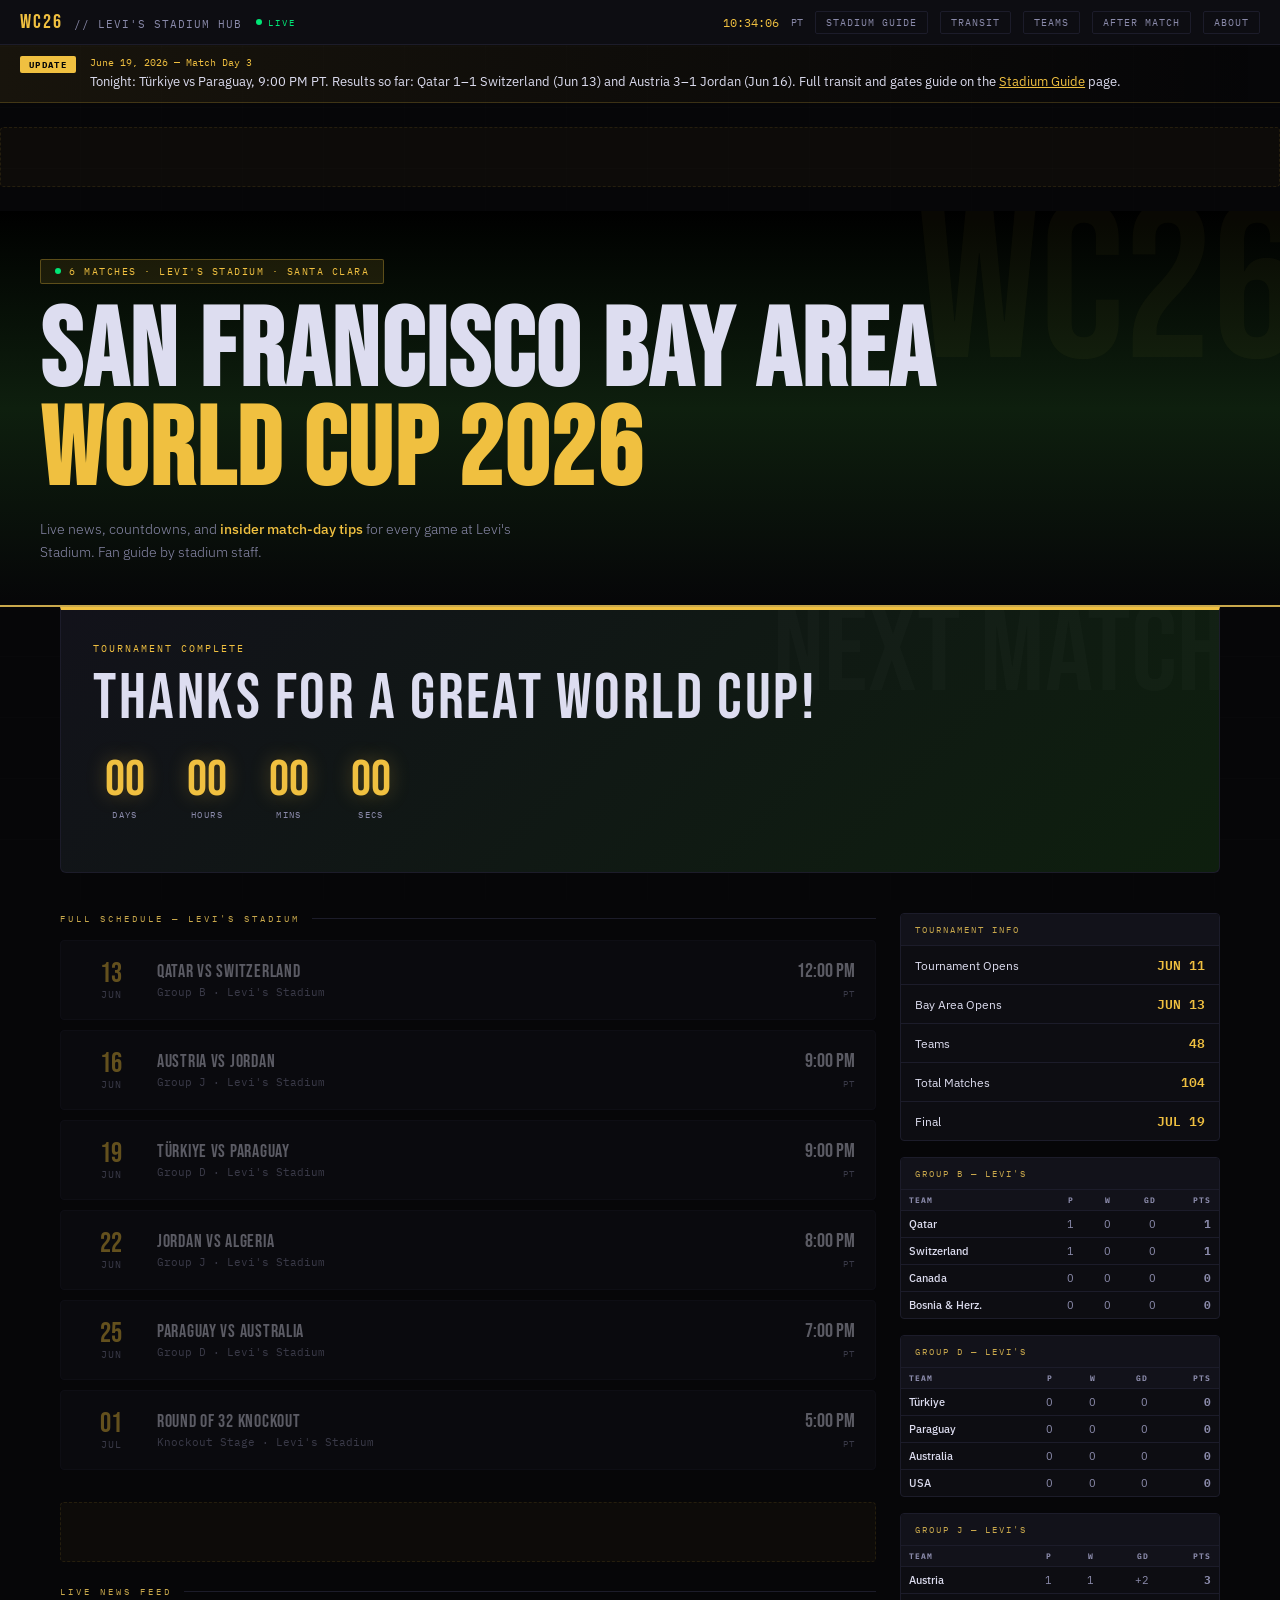
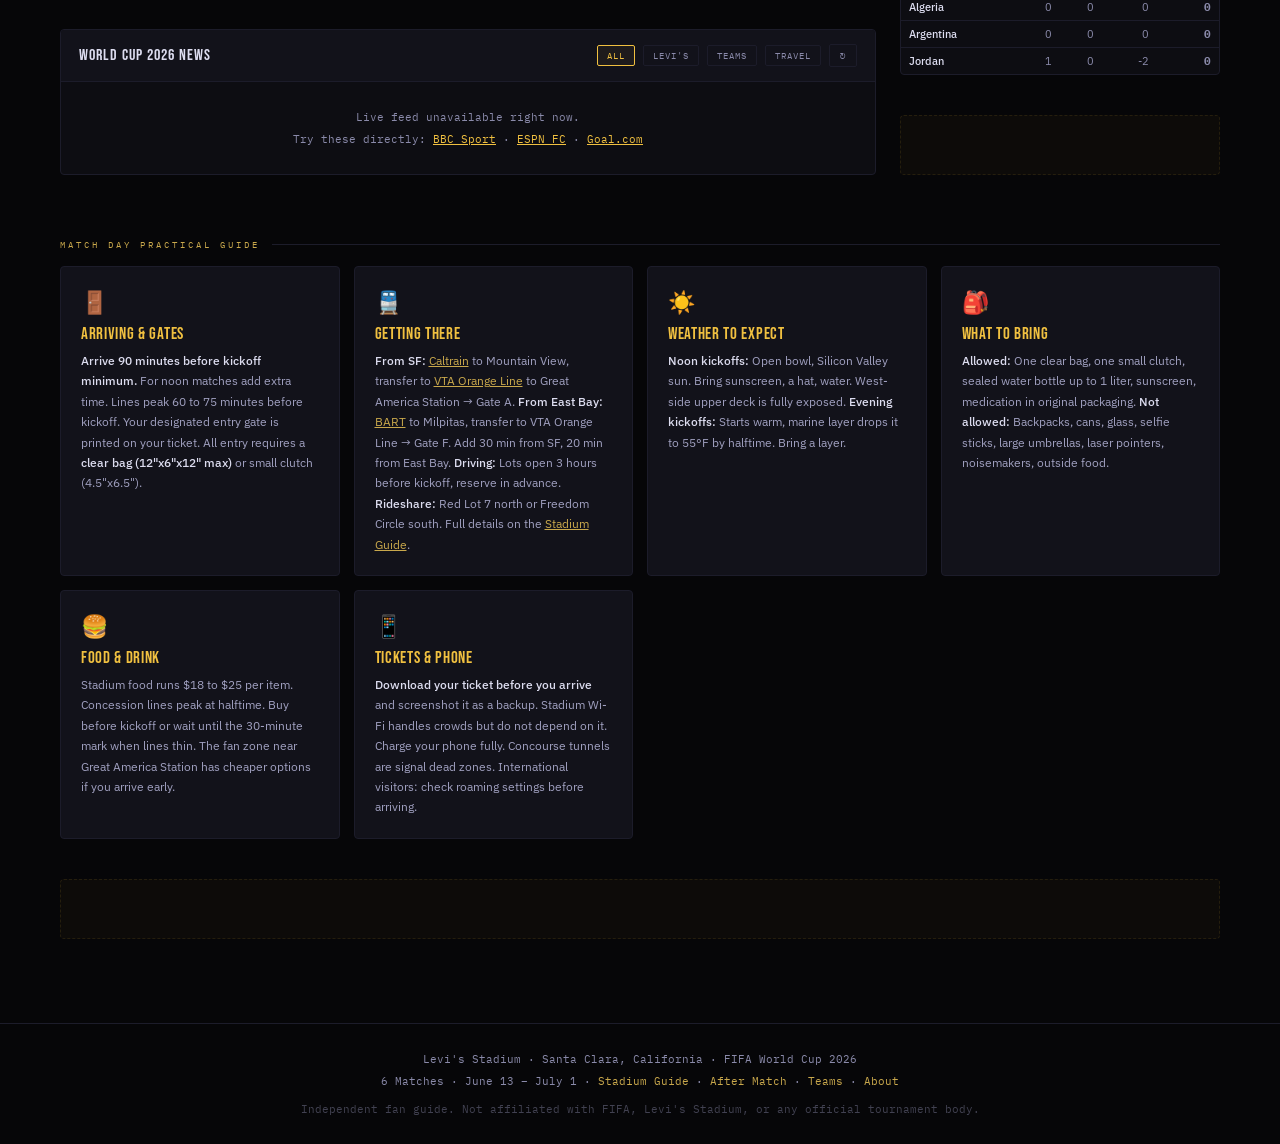
<file: index.html>
<!DOCTYPE html>
<html lang="en">
<head>
<meta charset="UTF-8">
<meta name="viewport" content="width=device-width, initial-scale=1.0">
<title>Levi's Stadium World Cup 2026 — Hub | San Francisco Bay Area</title>
<meta name="description" content="Live World Cup 2026 news, countdown timers, match schedule, and fan guide for all 6 matches at Levi's Stadium, Santa Clara." />
<meta name="keywords" content="Levis Stadium World Cup 2026, FIFA World Cup San Francisco Bay Area, Santa Clara World Cup 2026" />
<meta property="og:title" content="Levi's Stadium World Cup 2026 — Hub" />
<meta property="og:type" content="website" />

<!-- GOOGLE SEARCH CONSOLE VERIFICATION -->
<meta name="google-site-verification" content="x0d4UdJwhcx8uKanjxOvPtXoIAhao-0BJpqAFpp3cKs" />

<!-- GOOGLE ADSENSE AUTO ADS -->
<script async src="https://pagead2.googlesyndication.com/pagead/js/adsbygoogle.js?client=ca-pub-3227592099558305" crossorigin="anonymous"></script>

<link rel="preconnect" href="https://fonts.googleapis.com">
<link rel="preconnect" href="https://fonts.gstatic.com" crossorigin>
<link href="https://fonts.googleapis.com/css2?family=Bebas+Neue&family=IBM+Plex+Mono:wght@400;600&family=IBM+Plex+Sans:wght@300;400;500;700&display=swap" rel="stylesheet">

<style>
  :root {
    --bg: #060608;
    --surface: #0d0d12;
    --card: #12121a;
    --border: #1c1c2a;
    --gold: #f0c040;
    --gold-dim: #c9a84c;
    --green: #00e676;
    --red: #ff3d57;
    --blue: #4fc3f7;
    --text: #ddddf0;
    --muted: #8a8aaa;
    --pitch: #0e1f0e;
    --mono: 'IBM Plex Mono', monospace;
    --sans: 'IBM Plex Sans', sans-serif;
    --display: 'Bebas Neue', sans-serif;
  }

  * { margin: 0; padding: 0; box-sizing: border-box; }
  html { scroll-behavior: smooth; }

  body {
    background: var(--bg);
    color: var(--text);
    font-family: var(--sans);
    font-size: 14px;
    min-height: 100vh;
    overflow-x: hidden;
  }

  body::before {
    content: '';
    position: fixed;
    inset: 0;
    background:
      repeating-linear-gradient(0deg, transparent, transparent 60px, rgba(255,255,255,0.012) 60px, rgba(255,255,255,0.012) 61px),
      repeating-linear-gradient(90deg, transparent, transparent 80px, rgba(255,255,255,0.008) 80px, rgba(255,255,255,0.008) 81px);
    pointer-events: none;
    z-index: 0;
  }

  /* TOPBAR */
  .topbar {
    background: var(--surface);
    border-bottom: 1px solid var(--border);
    padding: 10px 20px;
    display: flex;
    align-items: center;
    justify-content: space-between;
    position: sticky;
    top: 0;
    z-index: 200;
  }

  .topbar-left { display: flex; align-items: center; gap: 14px; }

  .logo { font-family: var(--display); font-size: 20px; color: var(--gold); letter-spacing: 2px; }
  .logo span { color: var(--muted); font-size: 11px; font-family: var(--mono); letter-spacing: 1px; margin-left: 6px; }

  .live-badge { display: flex; align-items: center; gap: 6px; font-family: var(--mono); font-size: 9px; letter-spacing: 2px; color: var(--green); text-transform: uppercase; }

  .live-dot { width: 6px; height: 6px; background: var(--green); border-radius: 50%; animation: pulse 1.5s infinite; }

  @keyframes pulse {
    0%, 100% { opacity: 1; transform: scale(1); }
    50% { opacity: 0.3; transform: scale(0.7); }
  }

  .topbar-right { font-family: var(--mono); font-size: 10px; color: var(--muted); display: flex; align-items: center; gap: 12px; }
  #clock { color: var(--gold); font-size: 12px; }

  .nav-link {
    color: var(--muted);
    text-decoration: none;
    font-family: var(--mono);
    font-size: 10px;
    letter-spacing: 1px;
    text-transform: uppercase;
    padding: 4px 10px;
    border: 1px solid var(--border);
    border-radius: 2px;
    transition: all 0.15s;
  }
  .nav-link:hover { color: var(--gold); border-color: var(--gold); }

  /* UPDATE BAR */
  .update-bar {
    background: linear-gradient(90deg, rgba(240,192,64,0.08), transparent);
    border-bottom: 1px solid rgba(240,192,64,0.2);
    padding: 10px 20px;
    display: flex;
    align-items: flex-start;
    gap: 14px;
    position: relative;
    z-index: 5;
  }

  .update-tag { background: var(--gold); color: var(--bg); font-family: var(--mono); font-size: 9px; font-weight: 700; letter-spacing: 0.15em; text-transform: uppercase; padding: 3px 9px; border-radius: 2px; white-space: nowrap; flex-shrink: 0; margin-top: 1px; }
  .update-text { font-size: 13px; color: var(--text); line-height: 1.5; }
  .update-date { font-family: var(--mono); font-size: 10px; color: var(--gold); display: block; margin-bottom: 2px; }

  /* HERO */
  .hero {
    position: relative;
    z-index: 5;
    background: linear-gradient(180deg, #000 0%, var(--pitch) 50%, var(--bg) 100%);
    border-bottom: 2px solid var(--gold-dim);
    padding: 48px 20px 40px;
    overflow: hidden;
  }

  .hero::after {
    content: 'WC26';
    position: absolute;
    right: -20px; top: -30px;
    font-family: var(--display);
    font-size: 220px;
    color: rgba(240,192,64,0.04);
    line-height: 1;
    pointer-events: none;
  }

  .hero-inner { max-width: 1200px; margin: 0 auto; }

  .hero-badge { display: inline-flex; align-items: center; gap: 8px; background: rgba(240,192,64,0.1); border: 1px solid rgba(240,192,64,0.3); color: var(--gold); font-family: var(--mono); font-size: 10px; letter-spacing: 0.15em; text-transform: uppercase; padding: 5px 14px; border-radius: 2px; margin-bottom: 20px; }

  .hero h1 { font-family: var(--display); font-size: clamp(50px, 10vw, 110px); line-height: 0.9; letter-spacing: 0.02em; margin-bottom: 6px; }
  .hero h1 span { color: var(--gold); display: block; }
  .hero-sub { font-size: 14px; color: var(--muted); max-width: 520px; margin-top: 16px; font-weight: 300; line-height: 1.7; }
  .hero-sub strong { color: var(--gold); font-weight: 500; }

  /* PAGE WRAP */
  .page-wrap { position: relative; z-index: 5; max-width: 1200px; margin: 0 auto; padding: 0 20px 60px; }

  /* COUNTDOWN */
  .next-match-block {
    background: linear-gradient(135deg, var(--card) 0%, var(--pitch) 100%);
    border: 1px solid var(--border);
    border-top: 3px solid var(--gold);
    border-radius: 0 0 6px 6px;
    padding: 32px;
    position: relative;
    overflow: hidden;
    margin-bottom: 40px;
  }

  .next-match-block::before { content: 'NEXT MATCH'; position: absolute; right: -8px; top: -16px; font-family: var(--display); font-size: 120px; color: rgba(255,255,255,0.02); pointer-events: none; line-height: 1; }

  .next-label { font-family: var(--mono); font-size: 10px; letter-spacing: 2px; color: var(--gold); text-transform: uppercase; margin-bottom: 12px; }

  .match-teams-hero { font-family: var(--display); font-size: clamp(32px, 6vw, 64px); line-height: 1; letter-spacing: 0.04em; margin-bottom: 24px; display: flex; align-items: center; gap: 14px; flex-wrap: wrap; }
  .vs-sep { font-size: 0.4em; color: var(--gold); font-family: var(--mono); }

  .countdown { display: flex; gap: 18px; flex-wrap: wrap; margin-bottom: 20px; }
  .cd-unit { text-align: center; min-width: 64px; }
  .cd-num { font-family: var(--display); font-size: 50px; line-height: 1; color: var(--gold); display: block; text-shadow: 0 0 20px rgba(240,192,64,0.3); }
  .cd-label { font-family: var(--mono); font-size: 9px; letter-spacing: 0.15em; color: var(--muted); text-transform: uppercase; display: block; margin-top: 4px; }
  .match-meta-hero { font-size: 12px; color: var(--muted); display: flex; gap: 18px; flex-wrap: wrap; font-family: var(--mono); }

  /* TWO COLUMN */
  .two-col { display: grid; grid-template-columns: 1fr 320px; gap: 24px; align-items: start; margin-bottom: 40px; }
  @media (max-width: 860px) { .two-col { grid-template-columns: 1fr; } }

  /* SECTION LABELS */
  .section-label { font-family: var(--mono); font-size: 9px; letter-spacing: 3px; text-transform: uppercase; color: var(--gold-dim); margin-bottom: 16px; display: flex; align-items: center; gap: 12px; }
  .section-label::after { content: ''; flex: 1; height: 1px; background: var(--border); }

  /* SCHEDULE */
  .schedule-grid { display: grid; gap: 10px; }

  .match-card { background: var(--card); border: 1px solid var(--border); border-radius: 4px; padding: 18px 20px; display: grid; grid-template-columns: 60px 1fr auto; align-items: center; gap: 16px; transition: border-color 0.2s, background 0.2s; position: relative; overflow: hidden; }
  .match-card:hover { border-color: var(--gold-dim); background: rgba(14,31,14,0.5); }
  .match-card.completed { opacity: 0.4; }
  .match-card.next-up { border-color: var(--gold); background: linear-gradient(135deg, var(--card), var(--pitch)); }
  .match-card.next-up::after { content: 'UP NEXT'; position: absolute; top: 0; right: 0; background: var(--gold); color: var(--bg); font-family: var(--mono); font-size: 8px; letter-spacing: 0.15em; padding: 3px 10px; border-radius: 0 4px 0 3px; }

  .match-date { text-align: center; }
  .match-day { font-family: var(--display); font-size: 28px; line-height: 1; color: var(--gold); }
  .match-month { font-family: var(--mono); font-size: 10px; letter-spacing: 1px; color: var(--muted); text-transform: uppercase; }
  .match-teams { font-family: var(--display); font-size: 18px; letter-spacing: 0.04em; line-height: 1.2; margin-bottom: 2px; }
  .match-detail { font-size: 11px; color: var(--muted); font-family: var(--mono); }
  .mini-countdown { font-family: var(--mono); font-size: 10px; color: var(--gold); margin-top: 4px; }
  .match-time-col { text-align: right; }
  .match-time { font-family: var(--display); font-size: 20px; color: var(--text); display: block; }
  .match-tz { font-family: var(--mono); font-size: 9px; color: var(--muted); letter-spacing: 1px; }

  /* NEWS FEED */
  .news-panel { background: var(--surface); border: 1px solid var(--border); border-radius: 4px; overflow: hidden; margin-top: 32px; }

  .news-panel-header { padding: 14px 18px; border-bottom: 1px solid var(--border); display: flex; align-items: center; justify-content: space-between; background: var(--card); flex-wrap: wrap; gap: 10px; }

  .news-panel-title { font-family: var(--display); font-size: 16px; letter-spacing: 1px; }

  .news-controls { display: flex; align-items: center; gap: 8px; flex-wrap: wrap; }

  .filter-btn { background: none; border: 1px solid var(--border); color: var(--muted); font-family: var(--mono); font-size: 9px; letter-spacing: 1px; padding: 4px 9px; cursor: pointer; transition: all 0.15s; border-radius: 2px; text-transform: uppercase; }
  .filter-btn:hover, .filter-btn.active { border-color: var(--gold); color: var(--gold); background: rgba(240,192,64,0.05); }

  .refresh-btn { background: none; border: 1px solid var(--border); color: var(--muted); font-family: var(--mono); font-size: 9px; letter-spacing: 1px; padding: 5px 10px; cursor: pointer; transition: all 0.15s; border-radius: 2px; }
  .refresh-btn:hover { border-color: var(--gold); color: var(--gold); }
  .refresh-btn.spinning { color: var(--green); border-color: var(--green); }

  .loading-bar { height: 2px; background: linear-gradient(90deg, transparent, var(--gold), transparent); background-size: 200% 100%; animation: loading 1.2s infinite; }

  @keyframes loading {
    0% { background-position: -200% 0; }
    100% { background-position: 200% 0; }
  }

  .news-item { padding: 16px 18px; border-bottom: 1px solid var(--border); cursor: pointer; transition: background 0.15s; animation: fadeIn 0.3s ease; }

  @keyframes fadeIn {
    from { opacity: 0; transform: translateY(3px); }
    to { opacity: 1; transform: translateY(0); }
  }

  .news-item:hover { background: rgba(255,255,255,0.02); }
  .news-item:last-child { border-bottom: none; }

  .news-top { display: flex; justify-content: space-between; align-items: flex-start; gap: 12px; margin-bottom: 6px; }

  .news-source-tag { font-family: var(--mono); font-size: 8px; letter-spacing: 2px; text-transform: uppercase; white-space: nowrap; }

  .news-age { font-family: var(--mono); font-size: 9px; color: var(--muted); white-space: nowrap; flex-shrink: 0; }

  .news-headline { font-weight: 600; font-size: 13px; line-height: 1.45; color: var(--text); margin-bottom: 6px; }
  .news-headline a { color: inherit; text-decoration: none; }
  .news-headline a:hover { color: var(--gold); }

  .news-snippet { font-size: 12px; color: var(--muted); line-height: 1.6; margin-bottom: 8px; }

  .news-tags { display: flex; gap: 6px; flex-wrap: wrap; }

  .news-tag { font-family: var(--mono); font-size: 8px; letter-spacing: 1px; padding: 2px 6px; border-radius: 2px; background: var(--border); color: var(--muted); text-transform: uppercase; }
  .news-tag.levis { background: rgba(240,192,64,0.1); color: var(--gold); }
  .news-tag.breaking { background: rgba(255,61,87,0.1); color: var(--red); }
  .news-tag.transit { background: rgba(79,195,247,0.1); color: var(--blue); }

  .news-load-more { width: 100%; padding: 12px; background: none; border: none; border-top: 1px solid var(--border); color: var(--muted); font-family: var(--mono); font-size: 10px; letter-spacing: 1px; cursor: pointer; transition: all 0.15s; text-transform: uppercase; }
  .news-load-more:hover { color: var(--gold); background: rgba(240,192,64,0.03); }

  .error-msg { padding: 24px 18px; font-family: var(--mono); font-size: 11px; color: var(--muted); text-align: center; line-height: 2; }
  .error-msg a { color: var(--gold); }

  /* SIDEBAR */
  .sidebar { display: grid; gap: 16px; }

  .stat-block { background: var(--surface); border: 1px solid var(--border); border-radius: 4px; overflow: hidden; }
  .stat-block-header { padding: 10px 14px; background: var(--card); border-bottom: 1px solid var(--border); font-family: var(--mono); font-size: 9px; letter-spacing: 2px; text-transform: uppercase; color: var(--gold-dim); }

  .stat-row { display: flex; justify-content: space-between; align-items: center; padding: 8px 14px; border-bottom: 1px solid var(--border); font-size: 12px; }
  .stat-row:last-child { border-bottom: none; }
  .stat-val { font-family: var(--mono); color: var(--gold); font-size: 13px; font-weight: 600; }

  .group-table { width: 100%; border-collapse: collapse; font-size: 11px; }
  .group-table th { font-family: var(--mono); font-size: 8px; letter-spacing: 1px; text-transform: uppercase; color: var(--muted); padding: 5px 8px; text-align: right; border-bottom: 1px solid var(--border); background: var(--card); }
  .group-table th:first-child { text-align: left; }
  .group-table td { padding: 6px 8px; text-align: right; border-bottom: 1px solid var(--border); color: var(--muted); }
  .group-table td:first-child { text-align: left; color: var(--text); font-weight: 500; }
  .group-table tr:last-child td { border-bottom: none; }
  .pts { color: var(--gold); font-weight: 700; font-family: var(--mono); }

  /* TIPS */
  .tips-grid { display: grid; grid-template-columns: repeat(auto-fill, minmax(270px, 1fr)); gap: 14px; margin-bottom: 40px; }

  .tip-card { background: var(--card); border: 1px solid var(--border); border-radius: 4px; padding: 20px; transition: border-color 0.2s; }
  .tip-card:hover { border-color: var(--gold-dim); }
  .tip-icon { font-size: 22px; margin-bottom: 8px; }
  .tip-title { font-family: var(--display); font-size: 17px; letter-spacing: 0.04em; color: var(--gold); margin-bottom: 7px; }
  .tip-body { font-size: 12px; color: #a0a0c0; line-height: 1.7; }
  .tip-body strong { color: var(--text); font-weight: 500; }
  .tip-body a { color: var(--gold-dim); }

  /* ADSENSE */
  .ad-slot { background: rgba(240,192,64,0.03); border: 1px dashed rgba(240,192,64,0.1); border-radius: 4px; padding: 8px; text-align: center; margin: 24px 0; overflow: hidden; min-height: 60px; }

  /* SKELETON */
  .skeleton { background: linear-gradient(90deg, var(--border) 25%, var(--card) 50%, var(--border) 75%); background-size: 200% 100%; animation: shimmer 1.5s infinite; border-radius: 2px; height: 13px; margin-bottom: 8px; }
  @keyframes shimmer { 0% { background-position: 200% 0; } 100% { background-position: -200% 0; } }
  .skeleton.title { width: 75%; height: 15px; }
  .skeleton.snippet { width: 90%; height: 11px; }
  .skeleton.snippet2 { width: 65%; height: 11px; }
  .skeleton.meta { width: 25%; height: 9px; }

  /* FOOTER */
  footer { position: relative; z-index: 5; border-top: 1px solid var(--border); padding: 24px 20px; text-align: center; color: var(--muted); font-size: 11px; font-family: var(--mono); line-height: 2; }
  footer a { color: var(--gold-dim); text-decoration: none; }
  footer a:hover { color: var(--gold); }

  @media (max-width: 640px) {
    .match-card { grid-template-columns: 50px 1fr; }
    .match-time-col { display: none; }
    .countdown { gap: 12px; }
    .cd-num { font-size: 38px; }
    .cd-unit { min-width: 52px; }
    .update-bar { flex-direction: column; gap: 7px; }
    .topbar-right .nav-link { display: none; }
  }

  ::-webkit-scrollbar { width: 4px; }
  ::-webkit-scrollbar-track { background: var(--surface); }
  ::-webkit-scrollbar-thumb { background: var(--border); border-radius: 2px; }
</style>
</head>
<body>

<div class="topbar">
  <div class="topbar-left">
    <div class="logo">WC26 <span>// LEVI'S STADIUM HUB</span></div>
    <div class="live-badge"><div class="live-dot"></div>LIVE</div>
  </div>
  <div class="topbar-right">
    <span id="clock">--:--:--</span> PT
    <a href="levis-stadium-guide.html" class="nav-link">STADIUM GUIDE</a>
    <a href="levis-stadium-guide.html" class="nav-link">TRANSIT</a>
    <a href="teamguide.html" class="nav-link">TEAMS</a>
    <a href="aftermatch.html" class="nav-link">AFTER MATCH</a>
    <a href="about.html" class="nav-link">ABOUT</a>
  </div>
</div>

<!-- UPDATE START — edit only the date and message below -->
<div class="update-bar">
  <div class="update-tag">Update</div>
  <div class="update-text">
    <span class="update-date">June 19, 2026 — Match Day 3</span>
    Tonight: Türkiye vs Paraguay, 9:00 PM PT. Results so far: Qatar 1–1 Switzerland (Jun 13) and Austria 3–1 Jordan (Jun 16). Full transit and gates guide on the <a href="levis-stadium-guide.html" style="color:var(--gold);">Stadium Guide</a> page.
  </div>
</div>
<!-- UPDATE END -->

<!-- TOP AD -->
<div class="ad-slot">
  <ins class="adsbygoogle" style="display:block" data-ad-client="ca-pub-3227592099558305" data-ad-format="auto" data-full-width-responsive="true"></ins>
  <script>(adsbygoogle = window.adsbygoogle || []).push({});</script>
</div>

<div class="hero">
  <div class="hero-inner">
    <div class="hero-badge"><span class="live-dot"></span>6 Matches · Levi's Stadium · Santa Clara</div>
    <h1>San Francisco Bay Area<span>World Cup 2026</span></h1>
    <p class="hero-sub">Live news, countdowns, and <strong>insider match-day tips</strong> for every game at Levi's Stadium. Fan guide by stadium staff.</p>
  </div>
</div>

<div class="page-wrap">

  <div class="next-match-block">
    <div class="next-label" id="heroLabel">Loading...</div>
    <div class="match-teams-hero" id="heroTeams"></div>
    <div class="countdown">
      <div class="cd-unit"><span class="cd-num" id="cd-days">--</span><span class="cd-label">Days</span></div>
      <div class="cd-unit"><span class="cd-num" id="cd-hours">--</span><span class="cd-label">Hours</span></div>
      <div class="cd-unit"><span class="cd-num" id="cd-mins">--</span><span class="cd-label">Mins</span></div>
      <div class="cd-unit"><span class="cd-num" id="cd-secs">--</span><span class="cd-label">Secs</span></div>
    </div>
    <div class="match-meta-hero" id="heroMeta"></div>
  </div>

  <div class="two-col">

    <div>
      <div class="section-label">Full Schedule — Levi's Stadium</div>
      <div class="schedule-grid" id="scheduleGrid"></div>

      <div class="ad-slot" style="margin-top:32px;">
        <ins class="adsbygoogle" style="display:block" data-ad-client="ca-pub-3227592099558305" data-ad-format="auto" data-full-width-responsive="true"></ins>
        <script>(adsbygoogle = window.adsbygoogle || []).push({});</script>
      </div>

      <!-- NEWS FEED -->
      <div class="section-label" style="margin-top:8px;">Live News Feed</div>
      <div class="news-panel">
        <div class="news-panel-header">
          <div class="news-panel-title">WORLD CUP 2026 NEWS</div>
          <div class="news-controls">
            <button class="filter-btn active" onclick="setFilter('all', this)">ALL</button>
            <button class="filter-btn" onclick="setFilter('levis', this)">LEVI'S</button>
            <button class="filter-btn" onclick="setFilter('teams', this)">TEAMS</button>
            <button class="filter-btn" onclick="setFilter('travel', this)">TRAVEL</button>
            <button class="refresh-btn" id="refreshBtn" onclick="loadNews(true)">↻</button>
          </div>
        </div>
        <div id="loadingBar" class="loading-bar" style="display:none;"></div>
        <div id="feedContent"></div>
        <button class="news-load-more" id="loadMoreBtn" onclick="loadMore()" style="display:none;">Load More Articles</button>
      </div>
    </div>

    <div class="sidebar">

      <div class="stat-block">
        <div class="stat-block-header">Tournament Info</div>
        <div class="stat-row"><span>Tournament Opens</span><span class="stat-val">JUN 11</span></div>
        <div class="stat-row"><span>Bay Area Opens</span><span class="stat-val">JUN 13</span></div>
        <div class="stat-row"><span>Teams</span><span class="stat-val">48</span></div>
        <div class="stat-row"><span>Total Matches</span><span class="stat-val">104</span></div>
        <div class="stat-row"><span>Final</span><span class="stat-val">JUL 19</span></div>
      </div>

      <div class="stat-block">
        <div class="stat-block-header">Group B — Levi's</div>
        <table class="group-table">
          <thead><tr><th>Team</th><th>P</th><th>W</th><th>GD</th><th>Pts</th></tr></thead>
          <tbody>
            <tr><td>Qatar</td><td>1</td><td>0</td><td>0</td><td class="pts">1</td></tr>
            <tr><td>Switzerland</td><td>1</td><td>0</td><td>0</td><td class="pts">1</td></tr>
            <tr><td>Canada</td><td>0</td><td>0</td><td>0</td><td class="pts">0</td></tr>
            <tr><td>Bosnia &amp; Herz.</td><td>0</td><td>0</td><td>0</td><td class="pts">0</td></tr>
          </tbody>
        </table>
      </div>

      <div class="stat-block">
        <div class="stat-block-header">Group D — Levi's</div>
        <table class="group-table">
          <thead><tr><th>Team</th><th>P</th><th>W</th><th>GD</th><th>Pts</th></tr></thead>
          <tbody>
            <tr><td>Türkiye</td><td>0</td><td>0</td><td>0</td><td class="pts">0</td></tr>
            <tr><td>Paraguay</td><td>0</td><td>0</td><td>0</td><td class="pts">0</td></tr>
            <tr><td>Australia</td><td>0</td><td>0</td><td>0</td><td class="pts">0</td></tr>
            <tr><td>USA</td><td>0</td><td>0</td><td>0</td><td class="pts">0</td></tr>
          </tbody>
        </table>
      </div>

      <div class="stat-block">
        <div class="stat-block-header">Group J — Levi's</div>
        <table class="group-table">
          <thead><tr><th>Team</th><th>P</th><th>W</th><th>GD</th><th>Pts</th></tr></thead>
          <tbody>
            <tr><td>Austria</td><td>1</td><td>1</td><td>+2</td><td class="pts">3</td></tr>
            <tr><td>Algeria</td><td>0</td><td>0</td><td>0</td><td class="pts">0</td></tr>
            <tr><td>Argentina</td><td>0</td><td>0</td><td>0</td><td class="pts">0</td></tr>
            <tr><td>Jordan</td><td>1</td><td>0</td><td>-2</td><td class="pts">0</td></tr>
          </tbody>
        </table>
      </div>

      <div class="ad-slot">
        <ins class="adsbygoogle" style="display:block" data-ad-client="ca-pub-3227592099558305" data-ad-format="auto" data-full-width-responsive="true"></ins>
        <script>(adsbygoogle = window.adsbygoogle || []).push({});</script>
      </div>

    </div>
  </div>

  <div class="section-label">Match Day Practical Guide</div>
  <div class="tips-grid">
    <div class="tip-card"><div class="tip-icon">🚪</div><div class="tip-title">Arriving & Gates</div><div class="tip-body"><strong>Arrive 90 minutes before kickoff minimum.</strong> For noon matches add extra time. Lines peak 60 to 75 minutes before kickoff. Your designated entry gate is printed on your ticket. All entry requires a <strong>clear bag (12"x6"x12" max)</strong> or small clutch (4.5"x6.5").</div></div>
    <div class="tip-card"><div class="tip-icon">🚆</div><div class="tip-title">Getting There</div><div class="tip-body"><strong>From SF:</strong> <a href="https://www.caltrain.com" target="_blank" rel="noopener" style="color:var(--gold-dim);">Caltrain</a> to Mountain View, transfer to <a href="https://www.vta.org" target="_blank" rel="noopener" style="color:var(--gold-dim);">VTA Orange Line</a> to Great America Station → Gate A. <strong>From East Bay:</strong> <a href="https://www.bart.gov" target="_blank" rel="noopener" style="color:var(--gold-dim);">BART</a> to Milpitas, transfer to VTA Orange Line → Gate F. Add 30 min from SF, 20 min from East Bay. <strong>Driving:</strong> Lots open 3 hours before kickoff, reserve in advance. <strong>Rideshare:</strong> Red Lot 7 north or Freedom Circle south. Full details on the <a href="levis-stadium-guide.html" style="color:var(--gold-dim);">Stadium Guide</a>.</div></div>
    <div class="tip-card"><div class="tip-icon">☀️</div><div class="tip-title">Weather to Expect</div><div class="tip-body"><strong>Noon kickoffs:</strong> Open bowl, Silicon Valley sun. Bring sunscreen, a hat, water. West-side upper deck is fully exposed. <strong>Evening kickoffs:</strong> Starts warm, marine layer drops it to 55°F by halftime. Bring a layer.</div></div>
    <div class="tip-card"><div class="tip-icon">🎒</div><div class="tip-title">What to Bring</div><div class="tip-body"><strong>Allowed:</strong> One clear bag, one small clutch, sealed water bottle up to 1 liter, sunscreen, medication in original packaging. <strong>Not allowed:</strong> Backpacks, cans, glass, selfie sticks, large umbrellas, laser pointers, noisemakers, outside food.</div></div>
    <div class="tip-card"><div class="tip-icon">🍔</div><div class="tip-title">Food & Drink</div><div class="tip-body">Stadium food runs $18 to $25 per item. Concession lines peak at halftime. Buy before kickoff or wait until the 30-minute mark when lines thin. The fan zone near Great America Station has cheaper options if you arrive early.</div></div>
    <div class="tip-card"><div class="tip-icon">📱</div><div class="tip-title">Tickets & Phone</div><div class="tip-body"><strong>Download your ticket before you arrive</strong> and screenshot it as a backup. Stadium Wi-Fi handles crowds but do not depend on it. Charge your phone fully. Concourse tunnels are signal dead zones. International visitors: check roaming settings before arriving.</div></div>
  </div>

  <div class="ad-slot">
    <ins class="adsbygoogle" style="display:block" data-ad-client="ca-pub-3227592099558305" data-ad-format="auto" data-full-width-responsive="true"></ins>
    <script>(adsbygoogle = window.adsbygoogle || []).push({});</script>
  </div>

</div>

<footer>
  <div>Levi's Stadium · Santa Clara, California · FIFA World Cup 2026</div>
 <div>6 Matches · June 13 – July 1 · <a href="levis-stadium-guide.html">Stadium Guide</a> · <a href="aftermatch.html">After Match</a> · <a href="teamguide.html">Teams</a> · <a href="about.html">About</a></div>
  <div style="margin-top:6px; opacity:0.45;">Independent fan guide. Not affiliated with FIFA, Levi's Stadium, or any official tournament body.</div>
</footer>

<script>
// MATCHES
const MATCHES = [
  { teams:"Qatar vs Switzerland",  group:"Group B", date:new Date("2026-06-13T12:00:00-07:00"), day:"13", month:"JUN", time:"12:00 PM" },
  { teams:"Austria vs Jordan",     group:"Group J", date:new Date("2026-06-16T21:00:00-07:00"), day:"16", month:"JUN", time:"9:00 PM"  },
  { teams:"Türkiye vs Paraguay",   group:"Group D", date:new Date("2026-06-19T21:00:00-07:00"), day:"19", month:"JUN", time:"9:00 PM"  },
  { teams:"Jordan vs Algeria",     group:"Group J", date:new Date("2026-06-22T20:00:00-07:00"), day:"22", month:"JUN", time:"8:00 PM"  },
  { teams:"Paraguay vs Australia", group:"Group D", date:new Date("2026-06-25T19:00:00-07:00"), day:"25", month:"JUN", time:"7:00 PM"  },
  { teams:"Round of 32 Knockout",  group:"Knockout Stage", date:new Date("2026-07-01T17:00:00-07:00"), day:"01", month:"JUL", time:"5:00 PM" }
];

function pad(n) { return String(n).padStart(2,'0'); }
function getCountdown(t) {
  const d = t - new Date();
  if (d <= 0) return null;
  return { days: Math.floor(d/86400000), hours: Math.floor((d%86400000)/3600000), mins: Math.floor((d%3600000)/60000), secs: Math.floor((d%60000)/1000) };
}
function getNextMatch() { return MATCHES.find(m => m.date > new Date()) || null; }

// CLOCK
function updateClock() {
  const pt = new Date(new Date().toLocaleString('en-US', { timeZone: 'America/Los_Angeles' }));
  document.getElementById('clock').textContent = pad(pt.getHours()) + ':' + pad(pt.getMinutes()) + ':' + pad(pt.getSeconds());
}
setInterval(updateClock, 1000); updateClock();

// HERO
function updateHero() {
  const next = getNextMatch();
  if (!next) {
    document.getElementById('heroLabel').textContent = 'Tournament complete';
    document.getElementById('heroTeams').textContent = 'Thanks for a great World Cup!';
    ['cd-days','cd-hours','cd-mins','cd-secs'].forEach(id => document.getElementById(id).textContent = '00');
    return;
  }
  const cd = getCountdown(next.date);
  document.getElementById('heroLabel').textContent = next.group + ' · Levi\'s Stadium, Santa Clara';
  document.getElementById('heroTeams').innerHTML = next.teams.replace(' vs ', ' <span class="vs-sep">vs</span> ');
  if (cd) {
    document.getElementById('cd-days').textContent  = cd.days;
    document.getElementById('cd-hours').textContent = pad(cd.hours);
    document.getElementById('cd-mins').textContent  = pad(cd.mins);
    document.getElementById('cd-secs').textContent  = pad(cd.secs);
  }
  document.getElementById('heroMeta').innerHTML =
    `<span>📅 ${next.date.toLocaleDateString('en-US',{weekday:'long',month:'long',day:'numeric'})}</span>
     <span>🕐 ${next.time} PT</span><span>📍 Santa Clara, CA</span>`;
}

// SCHEDULE
function renderSchedule() {
  const now = new Date(), next = getNextMatch();
  const grid = document.getElementById('scheduleGrid');
  grid.innerHTML = '';
  MATCHES.forEach((m, i) => {
    const isPast = m.date < now, isNext = next && m === next;
    const cd = getCountdown(m.date);
    const miniCd = (!isPast && cd) ? (cd.days > 0 ? `${cd.days}d ${pad(cd.hours)}h ${pad(cd.mins)}m` : `${pad(cd.hours)}h ${pad(cd.mins)}m ${pad(cd.secs)}s`) : '';
    const card = document.createElement('div');
    card.className = 'match-card' + (isPast ? ' completed' : '') + (isNext ? ' next-up' : '');
    card.innerHTML = `
      <div class="match-date"><div class="match-day">${m.day}</div><div class="match-month">${m.month}</div></div>
      <div>
        <div class="match-teams">${m.teams}</div>
        <div class="match-detail">${m.group} · Levi's Stadium</div>
        ${miniCd ? `<div class="mini-countdown" id="mini-${i}">⏱ ${miniCd}</div>` : ''}
      </div>
      <div class="match-time-col"><span class="match-time">${m.time}</span><span class="match-tz">PT</span></div>`;
    grid.appendChild(card);
  });
}

function updateMiniCountdowns() {
  MATCHES.forEach((m, i) => {
    const el = document.getElementById('mini-' + i);
    if (!el) return;
    const cd = getCountdown(m.date);
    if (!cd) return;
    el.textContent = cd.days > 0 ? `⏱ ${cd.days}d ${pad(cd.hours)}h ${pad(cd.mins)}m` : `⏱ ${pad(cd.hours)}h ${pad(cd.mins)}m ${pad(cd.secs)}s`;
  });
}

// NEWS FEED
// Uses rss2json.com — free, reliable, no API key needed for basic use
const RSS_FEEDS = [
  { url: 'https://feeds.bbci.co.uk/sport/football/rss.xml',                    source: 'BBC SPORT',    color: '#f0c040', tags: ['teams'] },
  { url: 'https://www.espn.com/espn/rss/soccer/news',                          source: 'ESPN FC',      color: '#00e676', tags: ['teams'] },
  { url: 'https://www.goal.com/feeds/en/news',                                 source: 'GOAL.COM',     color: '#4fc3f7', tags: ['teams'] },
  { url: 'https://www.mercurynews.com/feed/',                                   source: 'MERCURY NEWS', color: '#f0c040', tags: ['levis','travel'] },
  { url: 'https://www.sfgate.com/rss/feed/SFGate-Sports-273.php',              source: 'SFGATE',       color: '#ff3d57', tags: ['levis','travel'] },
  { url: 'https://theathletic.com/rss/news',                                   source: 'THE ATHLETIC', color: '#4fc3f7', tags: ['teams'] },
];

const RSS2JSON = 'https://api.rss2json.com/v1/api.json?rss_url=';

let allArticles = [];
let displayedCount = 0;
let currentFilter = 'all';
const PAGE_SIZE = 8;

function tagArticle(item, feedTags) {
  const text = (item.title + ' ' + (item.description||'')).toLowerCase();
  const tags = [...feedTags];
  if (text.includes('levis') || text.includes("levi's") || text.includes('santa clara') || text.includes('bay area') || text.includes('san francisco')) tags.push('levis');
  if (text.includes('transit') || text.includes('caltrain') || text.includes('parking') || text.includes('travel') || text.includes('hotel')) tags.push('travel');
  if (text.includes('world cup') || text.includes('fifa') || text.includes('2026')) tags.push('wc2026');
  return [...new Set(tags)];
}

function timeAgo(date) {
  const d = (new Date() - new Date(date)) / 1000;
  if (d < 3600)  return Math.floor(d/60) + 'm ago';
  if (d < 86400) return Math.floor(d/3600) + 'h ago';
  return Math.floor(d/86400) + 'd ago';
}

async function fetchFeed(feed) {
  try {
    const res = await fetch(RSS2JSON + encodeURIComponent(feed.url) + '&count=10', { signal: AbortSignal.timeout(8000) });
    const data = await res.json();
    if (data.status !== 'ok') return [];
    return (data.items || []).map(item => ({
      title:   item.title || '',
      link:    item.link  || '#',
      pubDate: item.pubDate || '',
      snippet: (item.description || '').replace(/<[^>]+>/g,'').substring(0,160),
      source:  feed.source,
      color:   feed.color,
      tags:    tagArticle(item, feed.tags)
    }));
  } catch(e) { return []; }
}

async function loadNews(forceRefresh) {
  const btn = document.getElementById('refreshBtn');
  const bar = document.getElementById('loadingBar');
  const feed = document.getElementById('feedContent');

  btn.classList.add('spinning');
  btn.textContent = '↻';
  bar.style.display = 'block';
  displayedCount = 0;

  feed.innerHTML = Array(4).fill(0).map(() => `
    <div class="news-item">
      <div class="skeleton title"></div>
      <div class="skeleton snippet"></div>
      <div class="skeleton snippet2"></div>
      <div class="skeleton meta"></div>
    </div>`).join('');

  // Fetch all feeds in parallel
  const results = await Promise.all(RSS_FEEDS.map(fetchFeed));
  allArticles = results.flat()
    .filter(a => a.title.length > 10)
    .sort((a, b) => new Date(b.pubDate) - new Date(a.pubDate));

  // Deduplicate by title similarity
  const seen = new Set();
  allArticles = allArticles.filter(a => {
    const key = a.title.toLowerCase().replace(/[^a-z0-9]/g,'').substring(0,40);
    if (seen.has(key)) return false;
    seen.add(key);
    return true;
  });

  if (allArticles.length === 0) {
    feed.innerHTML = `<div class="error-msg">
      Live feed unavailable right now.<br>
      Try these directly: <a href="https://www.bbc.com/sport/football/world-cup" target="_blank">BBC Sport</a> ·
      <a href="https://www.espn.com/soccer/" target="_blank">ESPN FC</a> ·
      <a href="https://www.goal.com" target="_blank">Goal.com</a>
    </div>`;
    btn.classList.remove('spinning');
    btn.textContent = '↻';
    bar.style.display = 'none';
    return;
  }

  renderArticles();
  btn.classList.remove('spinning');
  btn.textContent = '↻';
  bar.style.display = 'none';
}

function getFilteredArticles() {
  if (currentFilter === 'all') return allArticles;
  return allArticles.filter(a => a.tags.includes(currentFilter));
}

function renderArticles() {
  const feed = document.getElementById('feedContent');
  const filtered = getFilteredArticles();
  const toShow = filtered.slice(0, displayedCount + PAGE_SIZE);
  displayedCount = toShow.length;

  feed.innerHTML = '';

  if (toShow.length === 0) {
    feed.innerHTML = `<div class="error-msg">No articles found for this filter. Try ALL.</div>`;
    document.getElementById('loadMoreBtn').style.display = 'none';
    return;
  }

  toShow.forEach(item => {
    const tagHTML = item.tags.filter(t => t !== 'teams' && t !== 'wc2026').map(t =>
      `<span class="news-tag ${t}">${t === 'levis' ? "LEVI'S" : t.toUpperCase()}</span>`
    ).join('');

    const div = document.createElement('div');
    div.className = 'news-item';
    div.innerHTML = `
      <div class="news-top">
        <span class="news-source-tag" style="color:${item.color}">${item.source}</span>
        <span class="news-age">${timeAgo(item.pubDate)}</span>
      </div>
      <div class="news-headline"><a href="${item.link}" target="_blank" rel="noopener noreferrer">${item.title}</a></div>
      ${item.snippet ? `<div class="news-snippet">${item.snippet}...</div>` : ''}
      ${tagHTML ? `<div class="news-tags">${tagHTML}</div>` : ''}`;
    feed.appendChild(div);
  });

  const loadMoreBtn = document.getElementById('loadMoreBtn');
  loadMoreBtn.style.display = displayedCount < getFilteredArticles().length ? 'block' : 'none';
}

function loadMore() {
  renderArticles();
}

function setFilter(filter, btn) {
  currentFilter = filter;
  displayedCount = 0;
  document.querySelectorAll('.filter-btn').forEach(b => b.classList.remove('active'));
  btn.classList.add('active');
  renderArticles();
}

// INIT
renderSchedule();
updateHero();
loadNews();
setInterval(() => { updateHero(); updateMiniCountdowns(); }, 1000);
</script>

</body>
</html>
</file>
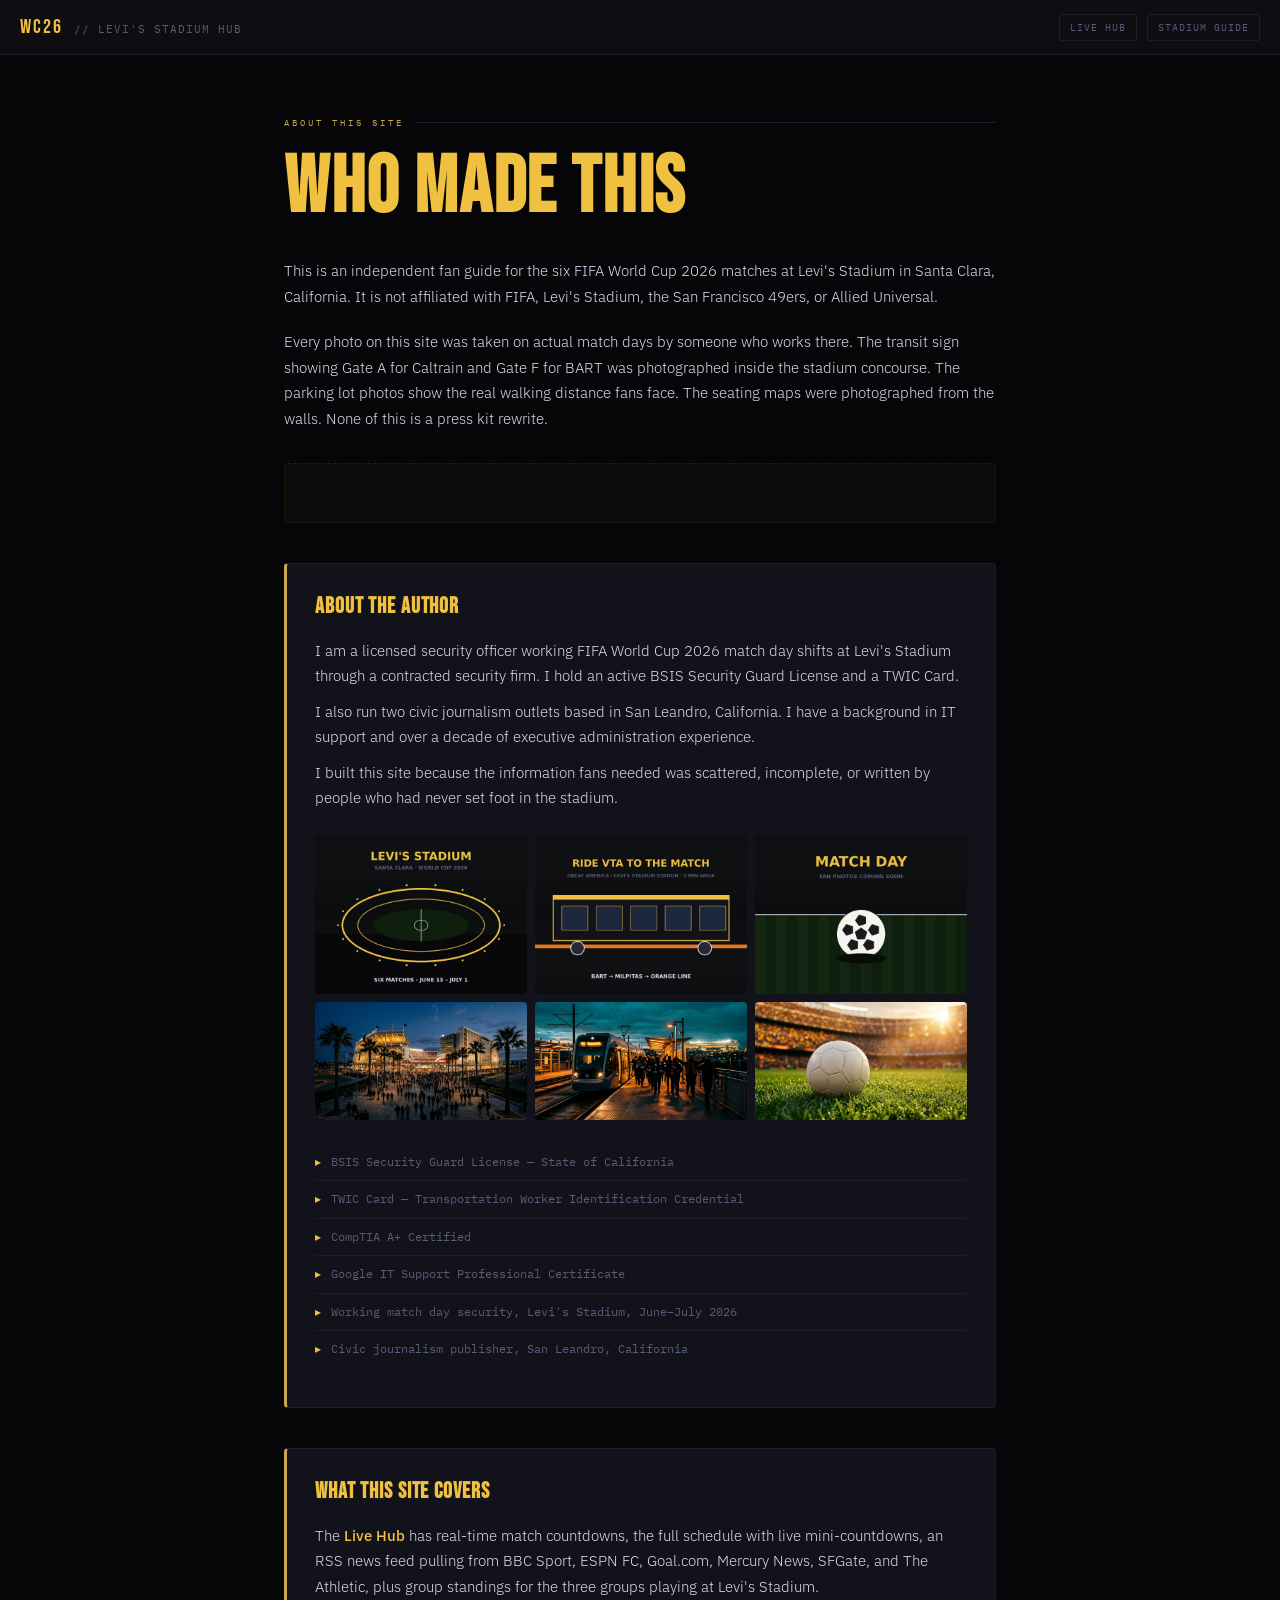
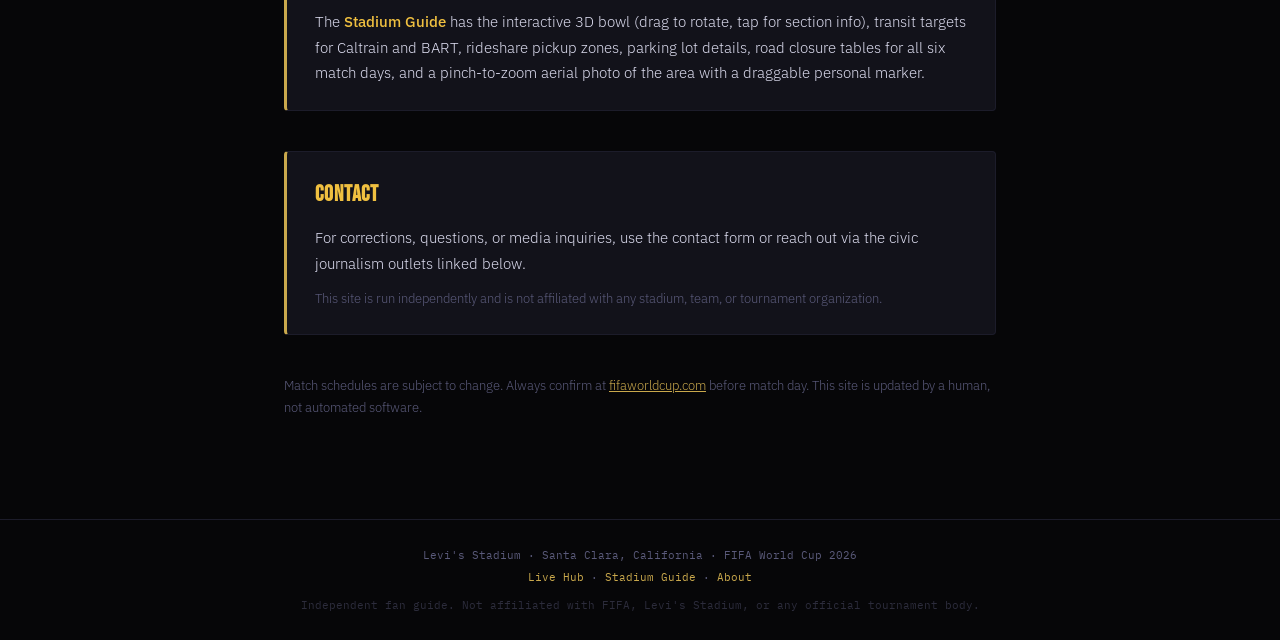
<file: about.html>
<!DOCTYPE html>
<html lang="en">
<head>
<meta charset="UTF-8">
<meta name="viewport" content="width=device-width, initial-scale=1.0">
<title>About — Levi's Stadium World Cup 2026 Fan Guide</title>
<meta name="description" content="About this fan guide for FIFA World Cup 2026 at Levi's Stadium. Written by a security officer working match days at the stadium in Santa Clara, California." />
<meta name="google-site-verification" content="x0d4UdJwhcx8uKanjxOvPtXoIAhao-0BJpqAFpp3cKs" />
<script async src="https://pagead2.googlesyndication.com/pagead/js/adsbygoogle.js?client=ca-pub-3227592099558305" crossorigin="anonymous"></script>

<link rel="preconnect" href="https://fonts.googleapis.com">
<link rel="preconnect" href="https://fonts.gstatic.com" crossorigin>
<link href="https://fonts.googleapis.com/css2?family=Bebas+Neue&family=IBM+Plex+Mono:wght@400;600&family=IBM+Plex+Sans:wght@300;400;500;700&display=swap" rel="stylesheet">

<style>
  :root {
    --bg: #060608;
    --surface: #0d0d12;
    --card: #12121a;
    --border: #1c1c2a;
    --gold: #f0c040;
    --gold-dim: #c9a84c;
    --text: #ddddf0;
    --muted: #5a5a7a;
    --mono: 'IBM Plex Mono', monospace;
    --sans: 'IBM Plex Sans', sans-serif;
    --display: 'Bebas Neue', sans-serif;
  }

  * { margin: 0; padding: 0; box-sizing: border-box; }
  html { scroll-behavior: smooth; }

  body {
    background: var(--bg);
    color: var(--text);
    font-family: var(--sans);
    font-size: 15px;
    min-height: 100vh;
    line-height: 1.7;
  }

  .topbar {
    background: var(--surface);
    border-bottom: 1px solid var(--border);
    padding: 10px 20px;
    display: flex;
    align-items: center;
    justify-content: space-between;
    position: sticky;
    top: 0;
    z-index: 200;
  }

  .logo { font-family: var(--display); font-size: 20px; color: var(--gold); letter-spacing: 2px; }
  .logo span { color: var(--muted); font-size: 11px; font-family: var(--mono); letter-spacing: 1px; margin-left: 6px; }

  .nav-link {
    color: var(--muted);
    text-decoration: none;
    font-family: var(--mono);
    font-size: 10px;
    letter-spacing: 1px;
    text-transform: uppercase;
    padding: 4px 10px;
    border: 1px solid var(--border);
    border-radius: 2px;
    transition: all 0.15s;
  }
  .nav-link:hover { color: var(--gold); border-color: var(--gold); }

  .page-wrap {
    max-width: 760px;
    margin: 0 auto;
    padding: 60px 24px 80px;
  }

  .section-label {
    font-family: var(--mono);
    font-size: 9px;
    letter-spacing: 3px;
    text-transform: uppercase;
    color: var(--gold-dim);
    margin-bottom: 20px;
    display: flex;
    align-items: center;
    gap: 12px;
  }
  .section-label::after { content: ''; flex: 1; height: 1px; background: var(--border); }

  h1 {
    font-family: var(--display);
    font-size: clamp(42px, 8vw, 80px);
    line-height: 0.95;
    letter-spacing: 0.02em;
    color: var(--gold);
    margin-bottom: 32px;
  }

  p {
    color: var(--text);
    margin-bottom: 20px;
    font-weight: 300;
  }

  p strong { color: var(--gold); font-weight: 500; }

  .card {
    background: var(--card);
    border: 1px solid var(--border);
    border-left: 3px solid var(--gold-dim);
    border-radius: 4px;
    padding: 24px 28px;
    margin: 40px 0;
  }

  .card h2 {
    font-family: var(--display);
    font-size: 22px;
    letter-spacing: 0.04em;
    color: var(--gold);
    margin-bottom: 12px;
  }

  .card p { margin-bottom: 10px; }
  .card p:last-child { margin-bottom: 0; }

  .credential-list {
    list-style: none;
    margin: 16px 0;
  }

  .credential-list li {
    font-family: var(--mono);
    font-size: 12px;
    color: var(--muted);
    padding: 8px 0;
    border-bottom: 1px solid var(--border);
    display: flex;
    align-items: center;
    gap: 10px;
  }
  .credential-list li:last-child { border-bottom: none; }
  .credential-list li::before { content: '▸'; color: var(--gold); }

  .contact-link {
    display: inline-block;
    margin-top: 16px;
    color: var(--gold-dim);
    font-family: var(--mono);
    font-size: 12px;
    text-decoration: none;
    border-bottom: 1px solid var(--border);
    padding-bottom: 2px;
  }
  .contact-link:hover { color: var(--gold); border-color: var(--gold); }

  .ad-slot {
    background: rgba(240,192,64,0.03);
    border: 1px dashed rgba(240,192,64,0.1);
    border-radius: 4px;
    padding: 8px;
    text-align: center;
    margin: 32px 0;
    overflow: hidden;
    min-height: 60px;
  }

  footer {
    border-top: 1px solid var(--border);
    padding: 24px 20px;
    text-align: center;
    color: var(--muted);
    font-size: 11px;
    font-family: var(--mono);
    line-height: 2;
  }
  footer a { color: var(--gold-dim); text-decoration: none; }
</style>
</head>
<body>

<div class="topbar">
  <div class="logo">WC26 <span>// LEVI'S STADIUM HUB</span></div>
  <div style="display:flex; gap:10px;">
    <a href="index.html" class="nav-link">Live Hub</a>
    <a href="levis-stadium-guide.html" class="nav-link">Stadium Guide</a>
  </div>
</div>

<div class="page-wrap">

  <div class="section-label">About this site</div>

  <h1>Who Made This</h1>

  <p>This is an independent fan guide for the six FIFA World Cup 2026 matches at Levi's Stadium in Santa Clara, California. It is not affiliated with FIFA, Levi's Stadium, the San Francisco 49ers, or Allied Universal.</p>

  <p>Every photo on this site was taken on actual match days by someone who works there. The transit sign showing Gate A for Caltrain and Gate F for BART was photographed inside the stadium concourse. The parking lot photos show the real walking distance fans face. The seating maps were photographed from the walls. None of this is a press kit rewrite.</p>

  <div class="ad-slot">
    <ins class="adsbygoogle" style="display:block" data-ad-client="ca-pub-3227592099558305" data-ad-format="auto" data-full-width-responsive="true"></ins>
    <script>(adsbygoogle = window.adsbygoogle || []).push({});</script>
  </div>

  <div class="card">
    <h2>About the Author</h2>
    <p>I am a licensed security officer working FIFA World Cup 2026 match day shifts at Levi's Stadium through a contracted security firm. I hold an active BSIS Security Guard License and a TWIC Card.</p>
    <p>I also run two civic journalism outlets based in San Leandro, California. I have a background in IT support and over a decade of executive administration experience.</p>
    <p>I built this site because the information fans needed was scattered, incomplete, or written by people who had never set foot in the stadium.</p>
    <div style="display:grid; grid-template-columns:1fr 1fr 1fr; gap:8px; margin:24px 0;">
  <img src="match1-a.jpg" style="width:100%; border-radius:4px;" alt="Levi's Stadium match day">
  <img src="match1-b.jpg" style="width:100%; border-radius:4px;" alt="Levi's Stadium match day">
  <img src="match1-c.jpg" style="width:100%; border-radius:4px;" alt="Levi's Stadium match day">
  <img src="match1-d.jpg" style="width:100%; border-radius:4px;" alt="Levi's Stadium match day">
  <img src="match1-e.jpg" style="width:100%; border-radius:4px;" alt="Levi's Stadium match day">
  <img src="match1-f.jpg" style="width:100%; border-radius:4px;" alt="Levi's Stadium match day">
</div>
    <ul class="credential-list">
      <li>BSIS Security Guard License — State of California</li>
      <li>TWIC Card — Transportation Worker Identification Credential</li>
      <li>CompTIA A+ Certified</li>
      <li>Google IT Support Professional Certificate</li>
      <li>Working match day security, Levi's Stadium, June–July 2026</li>
      <li>Civic journalism publisher, San Leandro, California</li>
    </ul>
  </div>

  <div class="card">
    <h2>What This Site Covers</h2>
    <p>The <strong>Live Hub</strong> has real-time match countdowns, the full schedule with live mini-countdowns, an RSS news feed pulling from BBC Sport, ESPN FC, Goal.com, Mercury News, SFGate, and The Athletic, plus group standings for the three groups playing at Levi's Stadium.</p>
    <p>The <strong>Stadium Guide</strong> has the interactive 3D bowl (drag to rotate, tap for section info), transit targets for Caltrain and BART, rideshare pickup zones, parking lot details, road closure tables for all six match days, and a pinch-to-zoom aerial photo of the area with a draggable personal marker.</p>
  </div>

  <div class="card">
    <h2>Contact</h2>
    <p>For corrections, questions, or media inquiries, use the contact form or reach out via the civic journalism outlets linked below.</p>
    <p style="margin-top:12px; font-size:13px; color:var(--muted);">This site is run independently and is not affiliated with any stadium, team, or tournament organization.</p>
  </div>

  <p style="color:var(--muted); font-size:13px;">Match schedules are subject to change. Always confirm at <a href="https://www.fifaworldcup.com" target="_blank" rel="noopener" style="color:var(--gold-dim);">fifaworldcup.com</a> before match day. This site is updated by a human, not automated software.</p>

</div>

<footer>
  <div>Levi's Stadium · Santa Clara, California · FIFA World Cup 2026</div>
  <div><a href="index.html">Live Hub</a> · <a href="levis-stadium-guide.html">Stadium Guide</a> · <a href="about.html">About</a></div>
  <div style="margin-top:6px; opacity:0.45;">Independent fan guide. Not affiliated with FIFA, Levi's Stadium, or any official tournament body.</div>
</footer>

</body>
</html>
</file>
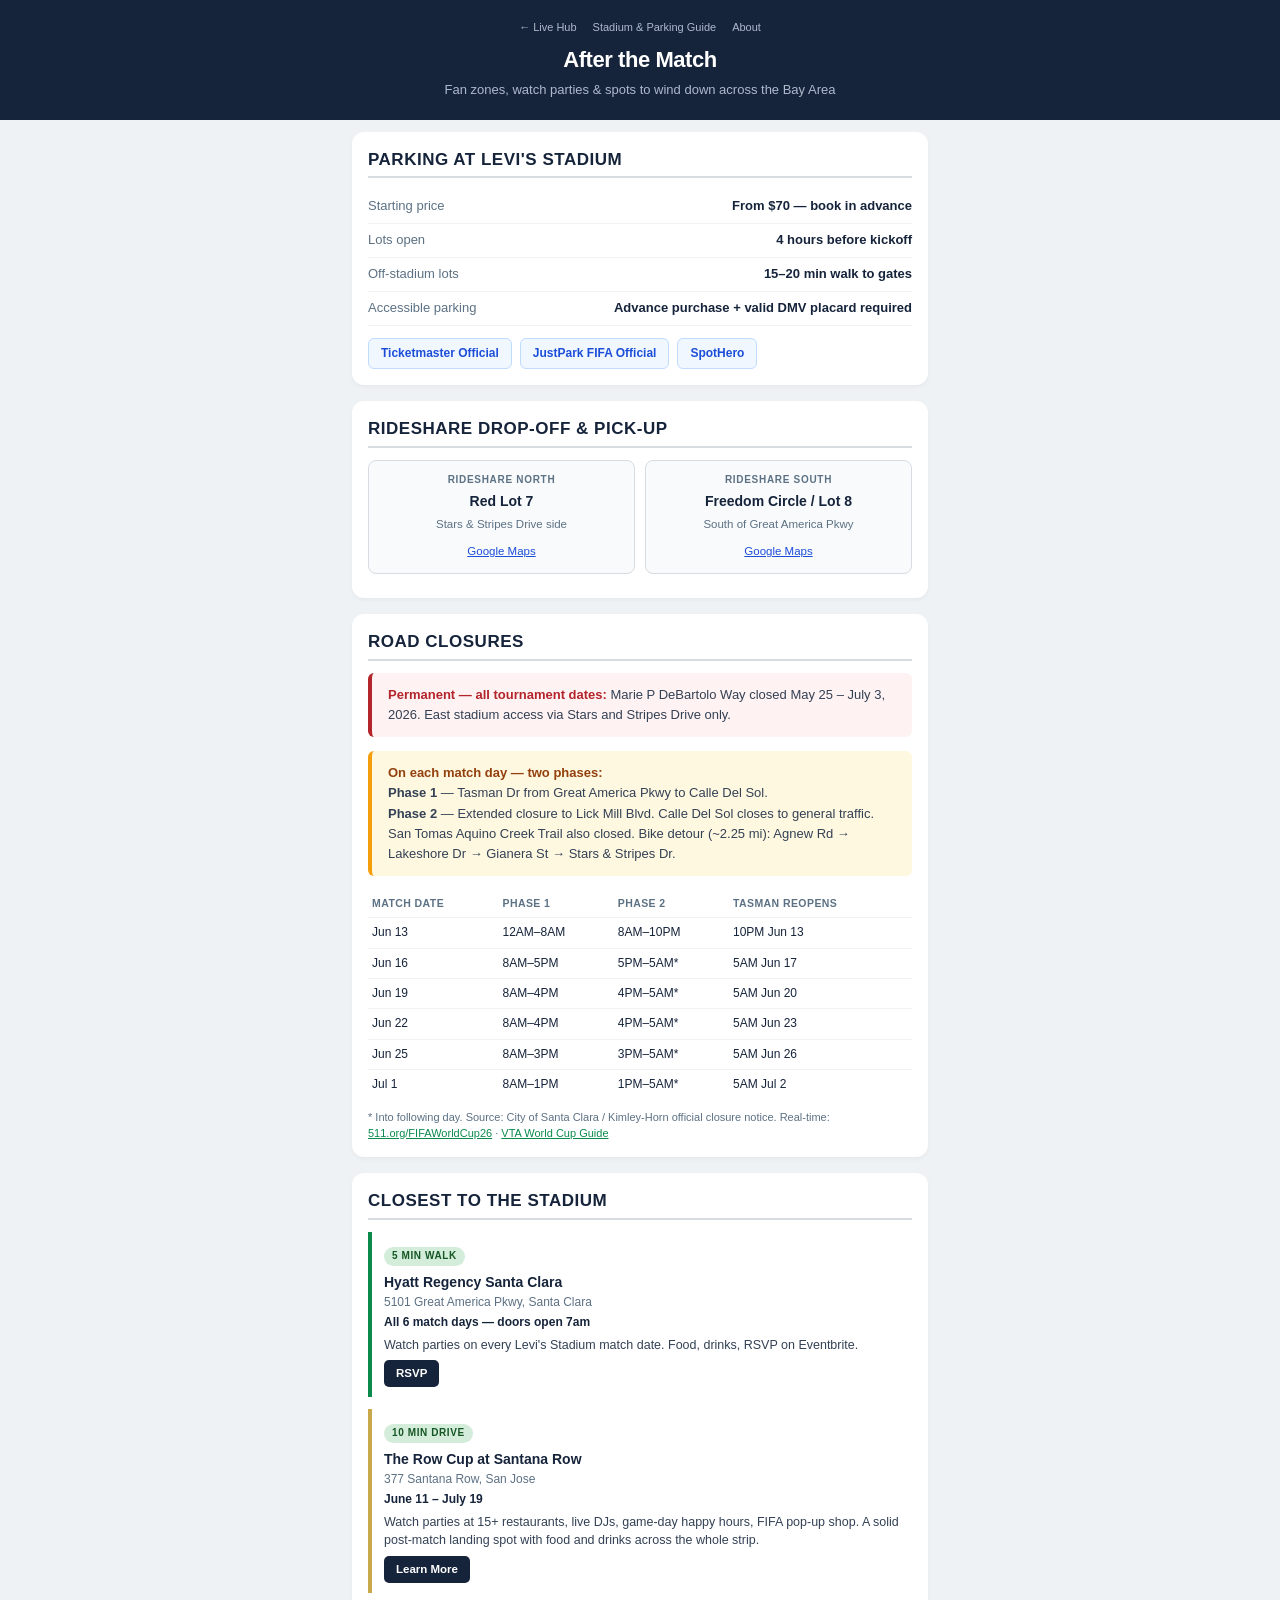
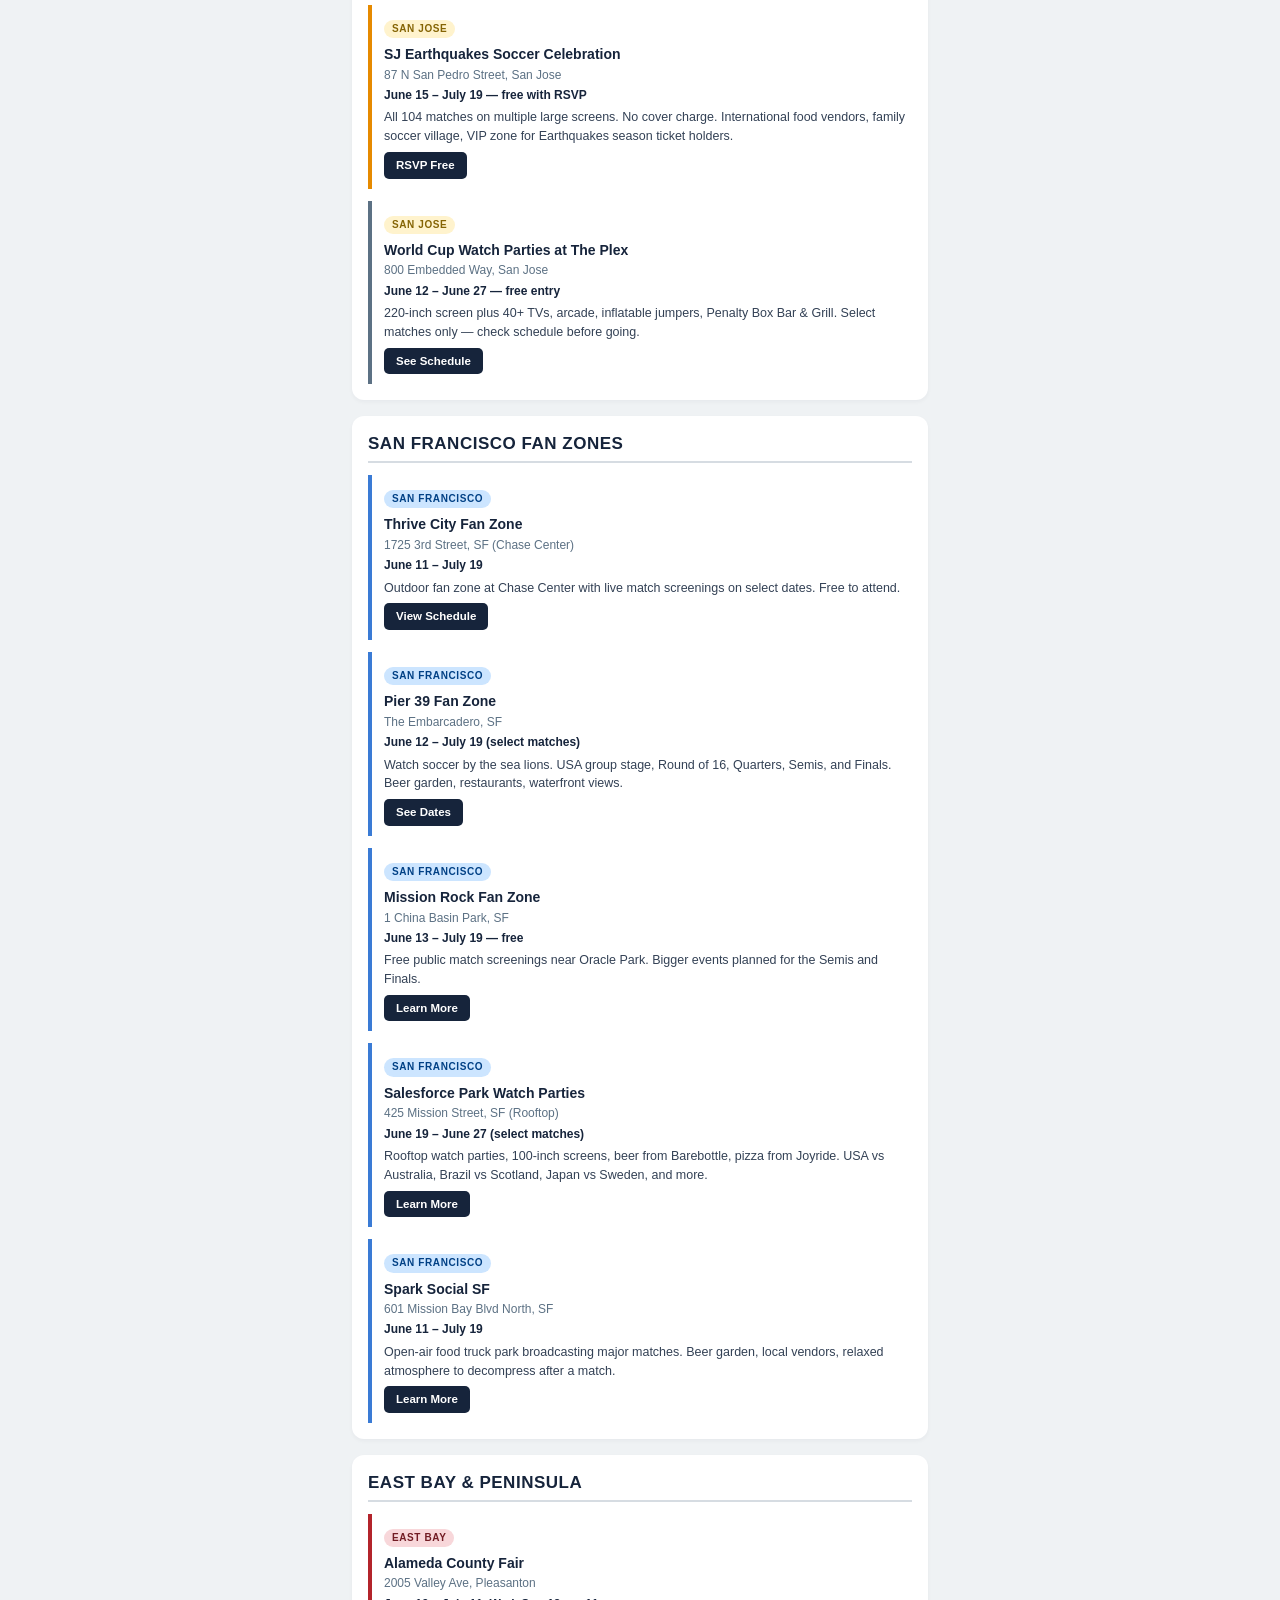
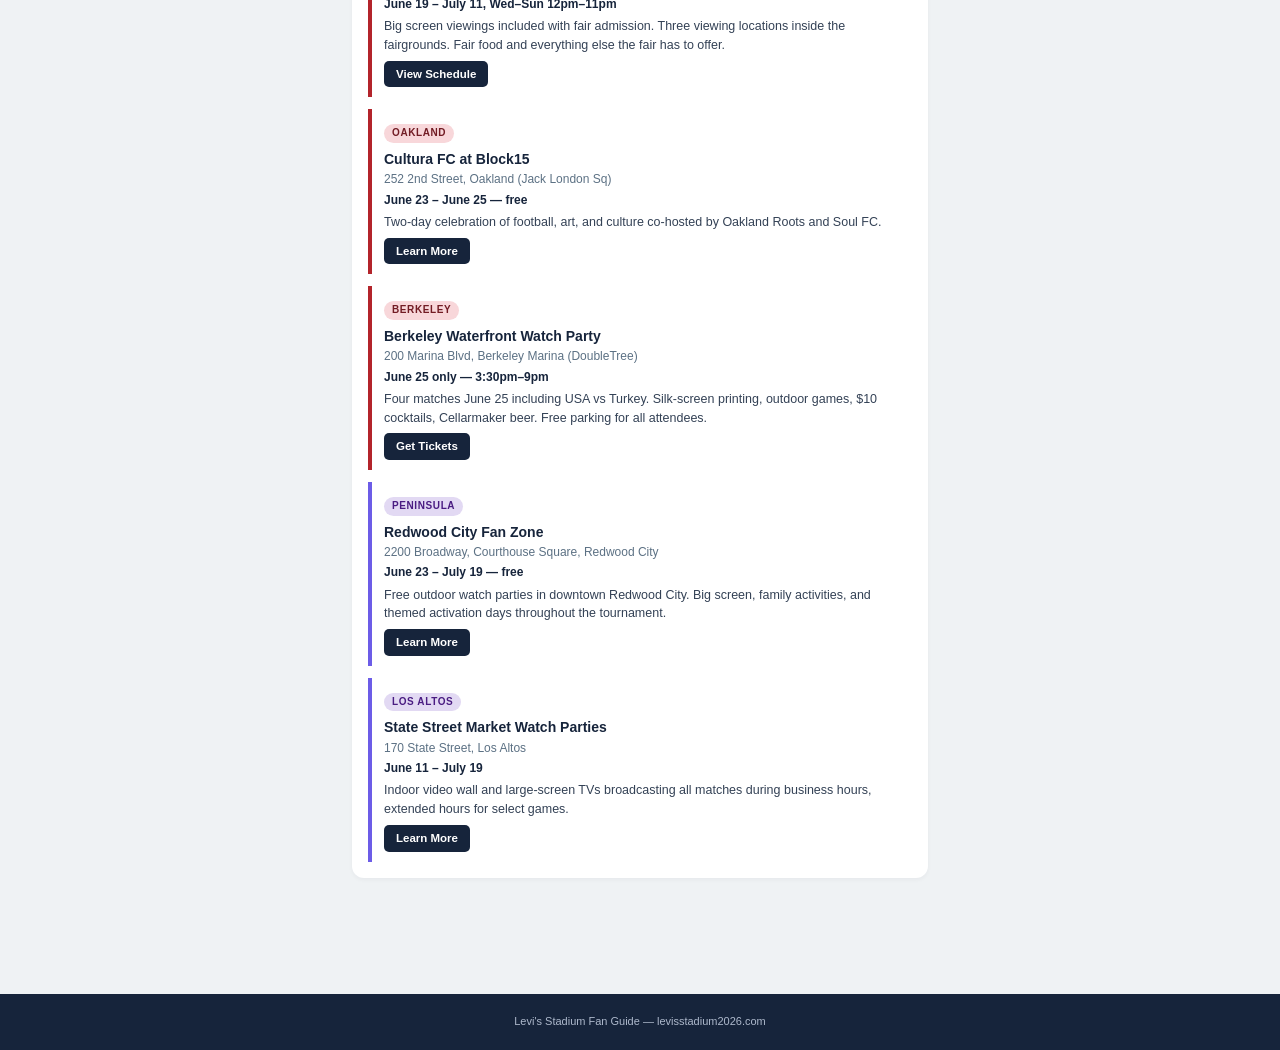
<file: aftermatch.html>
<!DOCTYPE html>
<html lang="en">
<head>
<meta charset="UTF-8" />
<meta name="viewport" content="width=device-width, initial-scale=1.0, maximum-scale=1.0, user-scalable=no" />
<meta name="description" content="Fan zones, watch parties, and places to rest near Levi's Stadium after FIFA World Cup 2026 matches. Bay Area guide." />
<script async src="https://pagead2.googlesyndication.com/pagead/js/adsbygoogle.js?client=ca-pub-3227592099558305" crossorigin="anonymous"></script>
<title>After the Match — Fan Zones &amp; Watch Parties | Levi's Stadium 2026</title>
<style>
  :root {
    --ink: #16243B;
    --bg: #EFF2F4;
    --paper: #FFFFFF;
    --orange: #E68A00;
    --green: #0B8A4C;
    --red: #B3242B;
    --slate: #5C7184;
    --line-grey: #D6DCE2;
    --gold: #c8a84b;
    --radius: 12px;
  }
  * { box-sizing: border-box; -webkit-tap-highlight-color: transparent; }
  body {
    margin: 0;
    font-family: -apple-system, BlinkMacSystemFont, "Segoe UI", Roboto, Helvetica, Arial, sans-serif;
    color: var(--ink);
    background: var(--bg);
    line-height: 1.45;
  }

  header {
    background: var(--ink);
    color: #fff;
    padding: 20px;
    text-align: center;
  }
  header h1 { margin: 0; font-size: 22px; letter-spacing: -0.02em; }
  header p { margin: 5px 0 0; color: #AEB9CC; font-size: 13px; }

  main { max-width: 600px; margin: 0 auto; padding: 12px 12px 60px; }

  .card {
    background: var(--paper);
    border-radius: var(--radius);
    padding: 16px;
    margin-bottom: 16px;
    box-shadow: 0 2px 4px rgba(22,36,59,0.04);
  }
  .card h2 {
    margin: 0 0 12px;
    font-size: 17px;
    text-transform: uppercase;
    letter-spacing: 0.03em;
    border-bottom: 2px solid var(--line-grey);
    padding-bottom: 4px;
  }
  .card p.note { font-size: 11px; color: var(--slate); margin: 10px 0 0; }

  /* Alert banners */
  .alert-red {
    background: #fef2f2;
    border-left: 4px solid var(--red);
    border-radius: 6px;
    padding: 12px 16px;
    font-size: 13px;
    color: #334155;
    line-height: 1.55;
    margin-bottom: 14px;
  }
  .alert-amber {
    background: #fff8e1;
    border-left: 4px solid #f59e0b;
    border-radius: 6px;
    padding: 12px 16px;
    font-size: 13px;
    color: #334155;
    line-height: 1.55;
    margin-bottom: 14px;
  }

  /* kv rows */
  .kv-row {
    display: flex;
    justify-content: space-between;
    padding: 7px 0;
    font-size: 13px;
    border-bottom: 1px solid #F0F2F4;
  }
  .kv-row:last-child { border-bottom: none; }
  .kv-key { font-weight: 500; color: var(--slate); }
  .kv-val { font-weight: 600; text-align: right; max-width: 60%; }

  /* Rideshare grid */
  .rs-grid {
    display: grid;
    grid-template-columns: 1fr 1fr;
    gap: 10px;
    margin-bottom: 8px;
  }
  .rs-box {
    background: #F8FAFC;
    border: 1px solid var(--line-grey);
    border-radius: 8px;
    padding: 12px;
    text-align: center;
  }
  .rs-label { font-size: 10px; font-weight: 700; letter-spacing: 0.07em; text-transform: uppercase; color: var(--slate); margin-bottom: 4px; }
  .rs-name { font-size: 14px; font-weight: 700; color: var(--ink); margin-bottom: 4px; }
  .rs-sub { font-size: 11.5px; color: var(--slate); margin-bottom: 6px; }
  .rs-box a { font-size: 11.5px; color: #1d4ed8; }

  /* Fan zone cards */
  .zone-card {
    border-left: 4px solid var(--line-grey);
    padding: 10px 0 10px 12px;
    margin-bottom: 12px;
  }
  .zone-card:last-child { margin-bottom: 0; }
  .zone-title { font-weight: 700; font-size: 14px; margin: 0 0 2px; }
  .zone-addr { font-size: 12px; color: var(--slate); margin: 0 0 3px; }
  .zone-dates { font-size: 12px; font-weight: 600; color: var(--ink); margin: 0 0 4px; }
  .zone-desc { font-size: 12.5px; color: #334155; margin: 0 0 6px; line-height: 1.5; }
  .zone-card a.btn {
    display: inline-block;
    font-size: 11.5px;
    font-weight: 700;
    color: #fff;
    background: var(--ink);
    padding: 5px 12px;
    border-radius: 5px;
    text-decoration: none;
  }

  .tag {
    display: inline-block;
    font-size: 10px;
    font-weight: 700;
    letter-spacing: 0.06em;
    text-transform: uppercase;
    padding: 2px 8px;
    border-radius: 20px;
    margin-bottom: 6px;
  }
  .tag-closest { background: #d4edda; color: #155724; }
  .tag-sf      { background: #cce5ff; color: #004085; }
  .tag-sj      { background: #fff3cd; color: #856404; }
  .tag-eb      { background: #f8d7da; color: #721c24; }
  .tag-pen     { background: #e2d9f3; color: #4a1c82; }

  /* Closure table */
  table { width: 100%; border-collapse: collapse; font-size: 12px; margin-top: 8px; }
  th, td { text-align: left; padding: 6px 4px; border-bottom: 1px solid #F0F2F4; }
  th { color: var(--slate); font-weight: 600; text-transform: uppercase; font-size: 10.5px; letter-spacing: 0.04em; }
  tr:last-child td { border-bottom: none; }

  footer {
    text-align: center;
    padding: 20px;
    font-size: 11px;
    background: var(--ink);
    color: #AEB9CC;
    margin-top: 40px;
  }
</style>
</head>
<body>

<header>
  <div style="font-size:11px; margin-bottom:8px; display:flex; gap:16px; justify-content:center;">
    <a href="index.html" style="color:#AEB9CC; text-decoration:none;">← Live Hub</a>
    <a href="levis-stadium-guide.html" style="color:#AEB9CC; text-decoration:none;">Stadium &amp; Parking Guide</a>
    <a href="about.html" style="color:#AEB9CC; text-decoration:none;">About</a>
  </div>
  <h1>After the Match</h1>
  <p>Fan zones, watch parties &amp; spots to wind down across the Bay Area</p>
</header>

<main>

  <!-- PARKING -->
  <div class="card">
    <h2>Parking at Levi's Stadium</h2>
    <div class="kv-row"><div class="kv-key">Starting price</div><div class="kv-val">From $70 — book in advance</div></div>
    <div class="kv-row"><div class="kv-key">Lots open</div><div class="kv-val">4 hours before kickoff</div></div>
    <div class="kv-row"><div class="kv-key">Off-stadium lots</div><div class="kv-val">15–20 min walk to gates</div></div>
    <div class="kv-row"><div class="kv-key">Accessible parking</div><div class="kv-val">Advance purchase + valid DMV placard required</div></div>
    <div style="margin-top:12px; display:flex; flex-wrap:wrap; gap:8px;">
      <a href="https://www.ticketmaster.com/venue/229947?tab=addOns&addOnType=PARKING" target="_blank" rel="noopener"
         style="font-size:12px; font-weight:700; color:#1d4ed8; background:#f0f7ff; border:1px solid #bfdbfe; padding:6px 12px; border-radius:6px; text-decoration:none;">
        Ticketmaster Official
      </a>
      <a href="https://www.justpark.com/us/event-parking/fifa-world-cup-2026/fifa-worldcup-2026-san-francisco/" target="_blank" rel="noopener"
         style="font-size:12px; font-weight:700; color:#1d4ed8; background:#f0f7ff; border:1px solid #bfdbfe; padding:6px 12px; border-radius:6px; text-decoration:none;">
        JustPark FIFA Official
      </a>
      <a href="https://spothero.com/" target="_blank" rel="noopener"
         style="font-size:12px; font-weight:700; color:#1d4ed8; background:#f0f7ff; border:1px solid #bfdbfe; padding:6px 12px; border-radius:6px; text-decoration:none;">
        SpotHero
      </a>
    </div>
  </div>

  <!-- RIDESHARE -->
  <div class="card">
    <h2>Rideshare Drop-off &amp; Pick-up</h2>
    <div class="rs-grid">
      <div class="rs-box">
        <div class="rs-label">Rideshare North</div>
        <div class="rs-name">Red Lot 7</div>
        <div class="rs-sub">Stars &amp; Stripes Drive side</div>
        <a href="https://maps.app.goo.gl/Er2P5TnbckMh6TXUA" target="_blank" rel="noopener">Google Maps</a>
      </div>
      <div class="rs-box">
        <div class="rs-label">Rideshare South</div>
        <div class="rs-name">Freedom Circle / Lot 8</div>
        <div class="rs-sub">South of Great America Pkwy</div>
        <a href="https://maps.app.goo.gl/1mNH2sMd9dtoaEZa6" target="_blank" rel="noopener">Google Maps</a>
      </div>
    </div>
  </div>

  <!-- ROAD CLOSURES -->
  <div class="card">
    <h2>Road Closures</h2>
    <div class="alert-red">
      <strong style="color:#B3242B;">Permanent — all tournament dates:</strong>
      Marie P DeBartolo Way closed May 25 – July 3, 2026. East stadium access via Stars and Stripes Drive only.
    </div>
    <div class="alert-amber">
      <strong style="color:#92400e;">On each match day — two phases:</strong><br>
      <strong>Phase 1</strong> — Tasman Dr from Great America Pkwy to Calle Del Sol.<br>
      <strong>Phase 2</strong> — Extended closure to Lick Mill Blvd. Calle Del Sol closes to general traffic.<br>
      San Tomas Aquino Creek Trail also closed. Bike detour (~2.25 mi): Agnew Rd → Lakeshore Dr → Gianera St → Stars &amp; Stripes Dr.
    </div>
    <table>
      <tr><th>Match Date</th><th>Phase 1</th><th>Phase 2</th><th>Tasman Reopens</th></tr>
      <tr><td>Jun 13</td><td>12AM–8AM</td><td>8AM–10PM</td><td>10PM Jun 13</td></tr>
      <tr><td>Jun 16</td><td>8AM–5PM</td><td>5PM–5AM*</td><td>5AM Jun 17</td></tr>
      <tr><td>Jun 19</td><td>8AM–4PM</td><td>4PM–5AM*</td><td>5AM Jun 20</td></tr>
      <tr><td>Jun 22</td><td>8AM–4PM</td><td>4PM–5AM*</td><td>5AM Jun 23</td></tr>
      <tr><td>Jun 25</td><td>8AM–3PM</td><td>3PM–5AM*</td><td>5AM Jun 26</td></tr>
      <tr><td>Jul 1</td><td>8AM–1PM</td><td>1PM–5AM*</td><td>5AM Jul 2</td></tr>
    </table>
    <p class="note">* Into following day. Source: City of Santa Clara / Kimley-Horn official closure notice. Real-time: <a href="https://511.org/FIFAWorldCup26" target="_blank" rel="noopener" style="color:var(--green);">511.org/FIFAWorldCup26</a> · <a href="https://worldcup.vta.org/" target="_blank" rel="noopener" style="color:var(--green);">VTA World Cup Guide</a></p>
  </div>

  <!-- CLOSEST TO STADIUM -->
  <div class="card">
    <h2>Closest to the Stadium</h2>

    <div class="zone-card" style="border-color:#0B8A4C;">
      <span class="tag tag-closest">5 min walk</span>
      <div class="zone-title">Hyatt Regency Santa Clara</div>
      <div class="zone-addr">5101 Great America Pkwy, Santa Clara</div>
      <div class="zone-dates">All 6 match days — doors open 7am</div>
      <div class="zone-desc">Watch parties on every Levi's Stadium match date. Food, drinks, RSVP on Eventbrite.</div>
      <a class="btn" href="https://www.eventbrite.com/o/hyatt-regency-santa-clara" target="_blank" rel="noopener">RSVP</a>
    </div>

    <div class="zone-card" style="border-color:#c8a84b;">
      <span class="tag tag-closest">10 min drive</span>
      <div class="zone-title">The Row Cup at Santana Row</div>
      <div class="zone-addr">377 Santana Row, San Jose</div>
      <div class="zone-dates">June 11 – July 19</div>
      <div class="zone-desc">Watch parties at 15+ restaurants, live DJs, game-day happy hours, FIFA pop-up shop. A solid post-match landing spot with food and drinks across the whole strip.</div>
      <a class="btn" href="https://santanarow.com/event/the-row-cup/" target="_blank" rel="noopener">Learn More</a>
    </div>

    <div class="zone-card" style="border-color:var(--orange);">
      <span class="tag tag-sj">San Jose</span>
      <div class="zone-title">SJ Earthquakes Soccer Celebration</div>
      <div class="zone-addr">87 N San Pedro Street, San Jose</div>
      <div class="zone-dates">June 15 – July 19 — free with RSVP</div>
      <div class="zone-desc">All 104 matches on multiple large screens. No cover charge. International food vendors, family soccer village, VIP zone for Earthquakes season ticket holders.</div>
      <a class="btn" href="https://sjearthquakes.com/soccercelebration" target="_blank" rel="noopener">RSVP Free</a>
    </div>

    <div class="zone-card" style="border-color:var(--slate);">
      <span class="tag tag-sj">San Jose</span>
      <div class="zone-title">World Cup Watch Parties at The Plex</div>
      <div class="zone-addr">800 Embedded Way, San Jose</div>
      <div class="zone-dates">June 12 – June 27 — free entry</div>
      <div class="zone-desc">220-inch screen plus 40+ TVs, arcade, inflatable jumpers, Penalty Box Bar &amp; Grill. Select matches only — check schedule before going.</div>
      <a class="btn" href="https://www.sfbayareafwc26.com/bay-area-events/world-cup-watch-parties-at-the-plex" target="_blank" rel="noopener">See Schedule</a>
    </div>
  </div>

  <!-- SAN FRANCISCO -->
  <div class="card">
    <h2>San Francisco Fan Zones</h2>

    <div class="zone-card" style="border-color:#3A7BD5;">
      <span class="tag tag-sf">San Francisco</span>
      <div class="zone-title">Thrive City Fan Zone</div>
      <div class="zone-addr">1725 3rd Street, SF (Chase Center)</div>
      <div class="zone-dates">June 11 – July 19</div>
      <div class="zone-desc">Outdoor fan zone at Chase Center with live match screenings on select dates. Free to attend.</div>
      <a class="btn" href="https://www.sfbayareafwc26.com/bay-area-events/watch-party-thrive-city" target="_blank" rel="noopener">View Schedule</a>
    </div>

    <div class="zone-card" style="border-color:#3A7BD5;">
      <span class="tag tag-sf">San Francisco</span>
      <div class="zone-title">Pier 39 Fan Zone</div>
      <div class="zone-addr">The Embarcadero, SF</div>
      <div class="zone-dates">June 12 – July 19 (select matches)</div>
      <div class="zone-desc">Watch soccer by the sea lions. USA group stage, Round of 16, Quarters, Semis, and Finals. Beer garden, restaurants, waterfront views.</div>
      <a class="btn" href="https://www.pier39.com/soccer/" target="_blank" rel="noopener">See Dates</a>
    </div>

    <div class="zone-card" style="border-color:#3A7BD5;">
      <span class="tag tag-sf">San Francisco</span>
      <div class="zone-title">Mission Rock Fan Zone</div>
      <div class="zone-addr">1 China Basin Park, SF</div>
      <div class="zone-dates">June 13 – July 19 — free</div>
      <div class="zone-desc">Free public match screenings near Oracle Park. Bigger events planned for the Semis and Finals.</div>
      <a class="btn" href="https://missionrock.com/events/" target="_blank" rel="noopener">Learn More</a>
    </div>

    <div class="zone-card" style="border-color:#3A7BD5;">
      <span class="tag tag-sf">San Francisco</span>
      <div class="zone-title">Salesforce Park Watch Parties</div>
      <div class="zone-addr">425 Mission Street, SF (Rooftop)</div>
      <div class="zone-dates">June 19 – June 27 (select matches)</div>
      <div class="zone-desc">Rooftop watch parties, 100-inch screens, beer from Barebottle, pizza from Joyride. USA vs Australia, Brazil vs Scotland, Japan vs Sweden, and more.</div>
      <a class="btn" href="https://www.tjpa.org/salesforce-transit-center/activities/watchparty" target="_blank" rel="noopener">Learn More</a>
    </div>

    <div class="zone-card" style="border-color:#3A7BD5;">
      <span class="tag tag-sf">San Francisco</span>
      <div class="zone-title">Spark Social SF</div>
      <div class="zone-addr">601 Mission Bay Blvd North, SF</div>
      <div class="zone-dates">June 11 – July 19</div>
      <div class="zone-desc">Open-air food truck park broadcasting major matches. Beer garden, local vendors, relaxed atmosphere to decompress after a match.</div>
      <a class="btn" href="https://sparksocialsf.com/world-cup-watch-parties/" target="_blank" rel="noopener">Learn More</a>
    </div>
  </div>

  <!-- EAST BAY / PENINSULA -->
  <div class="card">
    <h2>East Bay &amp; Peninsula</h2>

    <div class="zone-card" style="border-color:var(--red);">
      <span class="tag tag-eb">East Bay</span>
      <div class="zone-title">Alameda County Fair</div>
      <div class="zone-addr">2005 Valley Ave, Pleasanton</div>
      <div class="zone-dates">June 19 – July 11, Wed–Sun 12pm–11pm</div>
      <div class="zone-desc">Big screen viewings included with fair admission. Three viewing locations inside the fairgrounds. Fair food and everything else the fair has to offer.</div>
      <a class="btn" href="https://annual.alamedacountyfair.com/watch-parties/" target="_blank" rel="noopener">View Schedule</a>
    </div>

    <div class="zone-card" style="border-color:var(--red);">
      <span class="tag tag-eb">Oakland</span>
      <div class="zone-title">Cultura FC at Block15</div>
      <div class="zone-addr">252 2nd Street, Oakland (Jack London Sq)</div>
      <div class="zone-dates">June 23 – June 25 — free</div>
      <div class="zone-desc">Two-day celebration of football, art, and culture co-hosted by Oakland Roots and Soul FC.</div>
      <a class="btn" href="https://www.culturafc.com/oakland" target="_blank" rel="noopener">Learn More</a>
    </div>

    <div class="zone-card" style="border-color:var(--red);">
      <span class="tag tag-eb">Berkeley</span>
      <div class="zone-title">Berkeley Waterfront Watch Party</div>
      <div class="zone-addr">200 Marina Blvd, Berkeley Marina (DoubleTree)</div>
      <div class="zone-dates">June 25 only — 3:30pm–9pm</div>
      <div class="zone-desc">Four matches June 25 including USA vs Turkey. Silk-screen printing, outdoor games, $10 cocktails, Cellarmaker beer. Free parking for all attendees.</div>
      <a class="btn" href="https://www.eventbrite.com/e/waterfront-watch-party-tickets-1990890250332" target="_blank" rel="noopener">Get Tickets</a>
    </div>

    <div class="zone-card" style="border-color:#6C5CE7;">
      <span class="tag tag-pen">Peninsula</span>
      <div class="zone-title">Redwood City Fan Zone</div>
      <div class="zone-addr">2200 Broadway, Courthouse Square, Redwood City</div>
      <div class="zone-dates">June 23 – July 19 — free</div>
      <div class="zone-desc">Free outdoor watch parties in downtown Redwood City. Big screen, family activities, and themed activation days throughout the tournament.</div>
      <a class="btn" href="https://www.redwoodcity.org/residents/redwood-city-events/soccer-on-the-square-2026/courthouse-square-watch-parties" target="_blank" rel="noopener">Learn More</a>
    </div>

    <div class="zone-card" style="border-color:#6C5CE7;">
      <span class="tag tag-pen">Los Altos</span>
      <div class="zone-title">State Street Market Watch Parties</div>
      <div class="zone-addr">170 State Street, Los Altos</div>
      <div class="zone-dates">June 11 – July 19</div>
      <div class="zone-desc">Indoor video wall and large-screen TVs broadcasting all matches during business hours, extended hours for select games.</div>
      <a class="btn" href="https://www.statestreetmarket.com/event/global-soccer-tournament-watch-parties/" target="_blank" rel="noopener">Learn More</a>
    </div>
  </div>

</main>

<footer>
  Levi's Stadium Fan Guide — levisstadium2026.com
</footer>

</body>
</html>
</file>
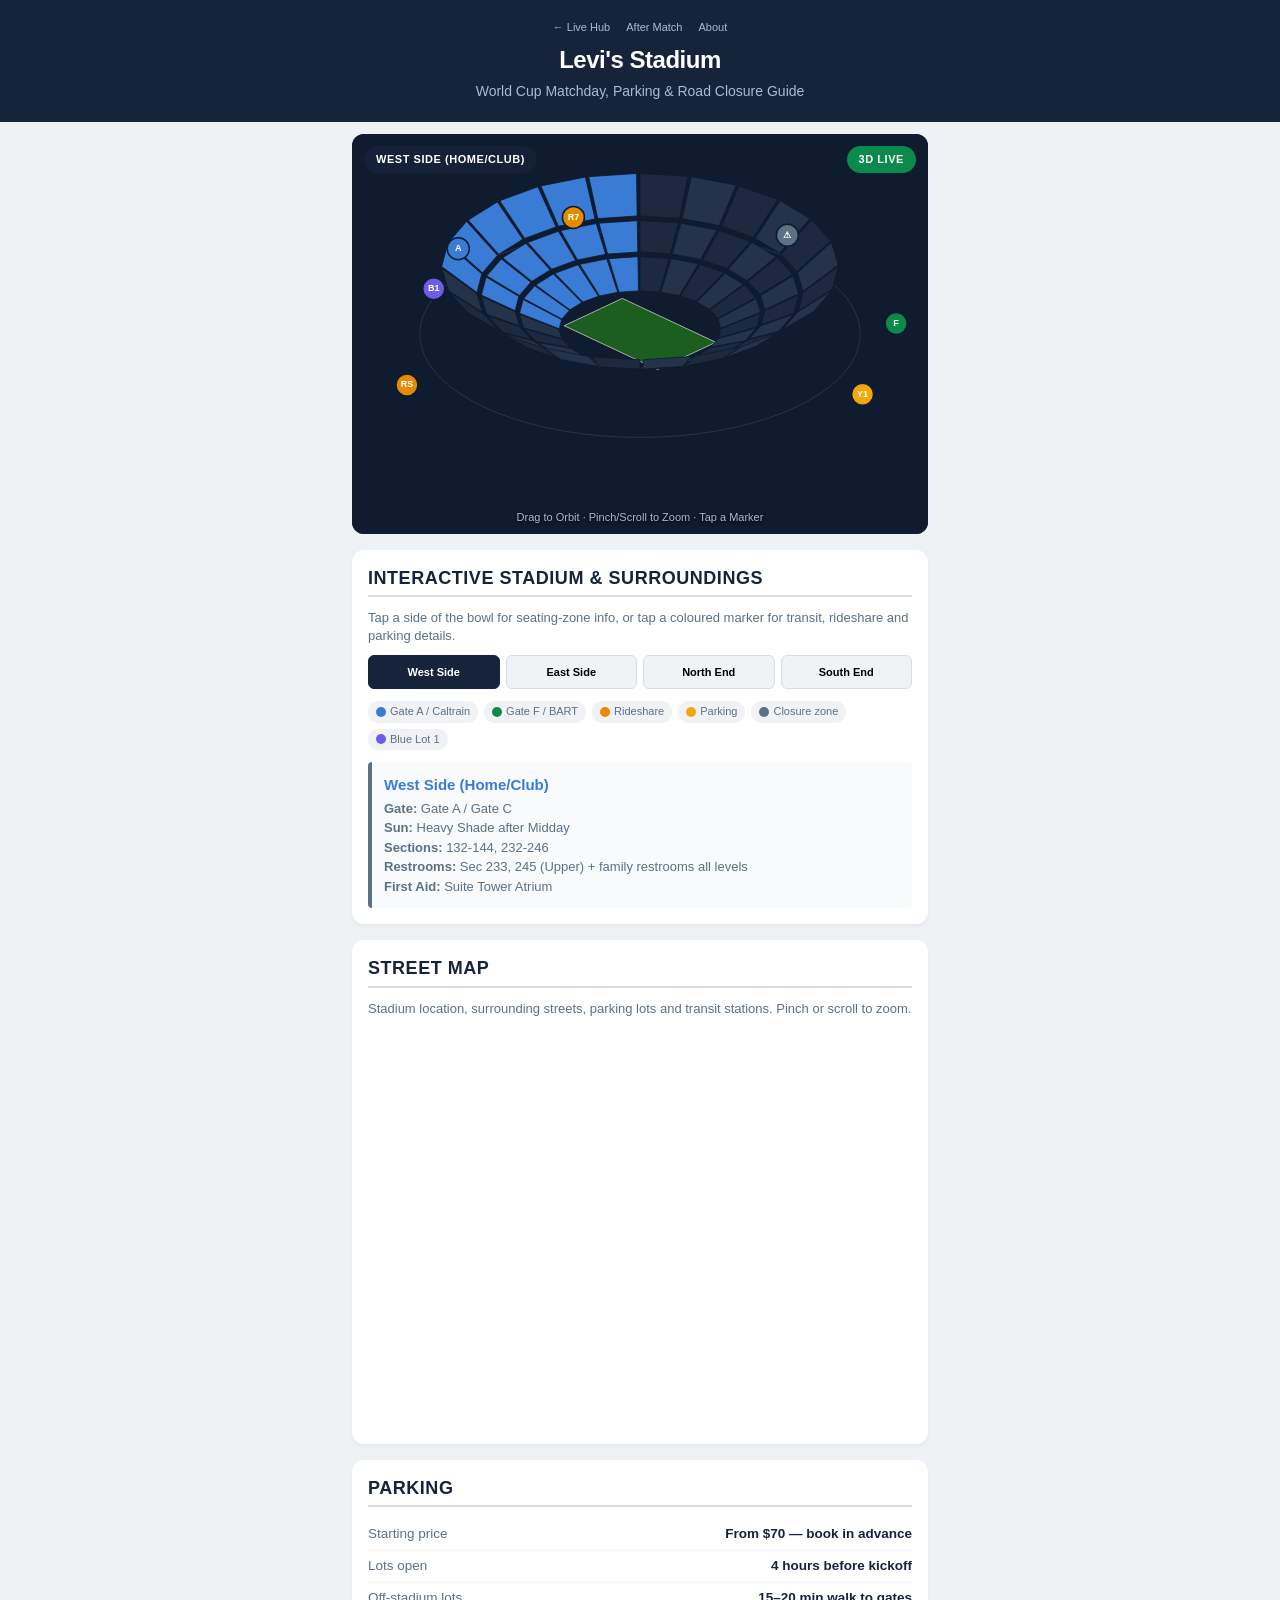
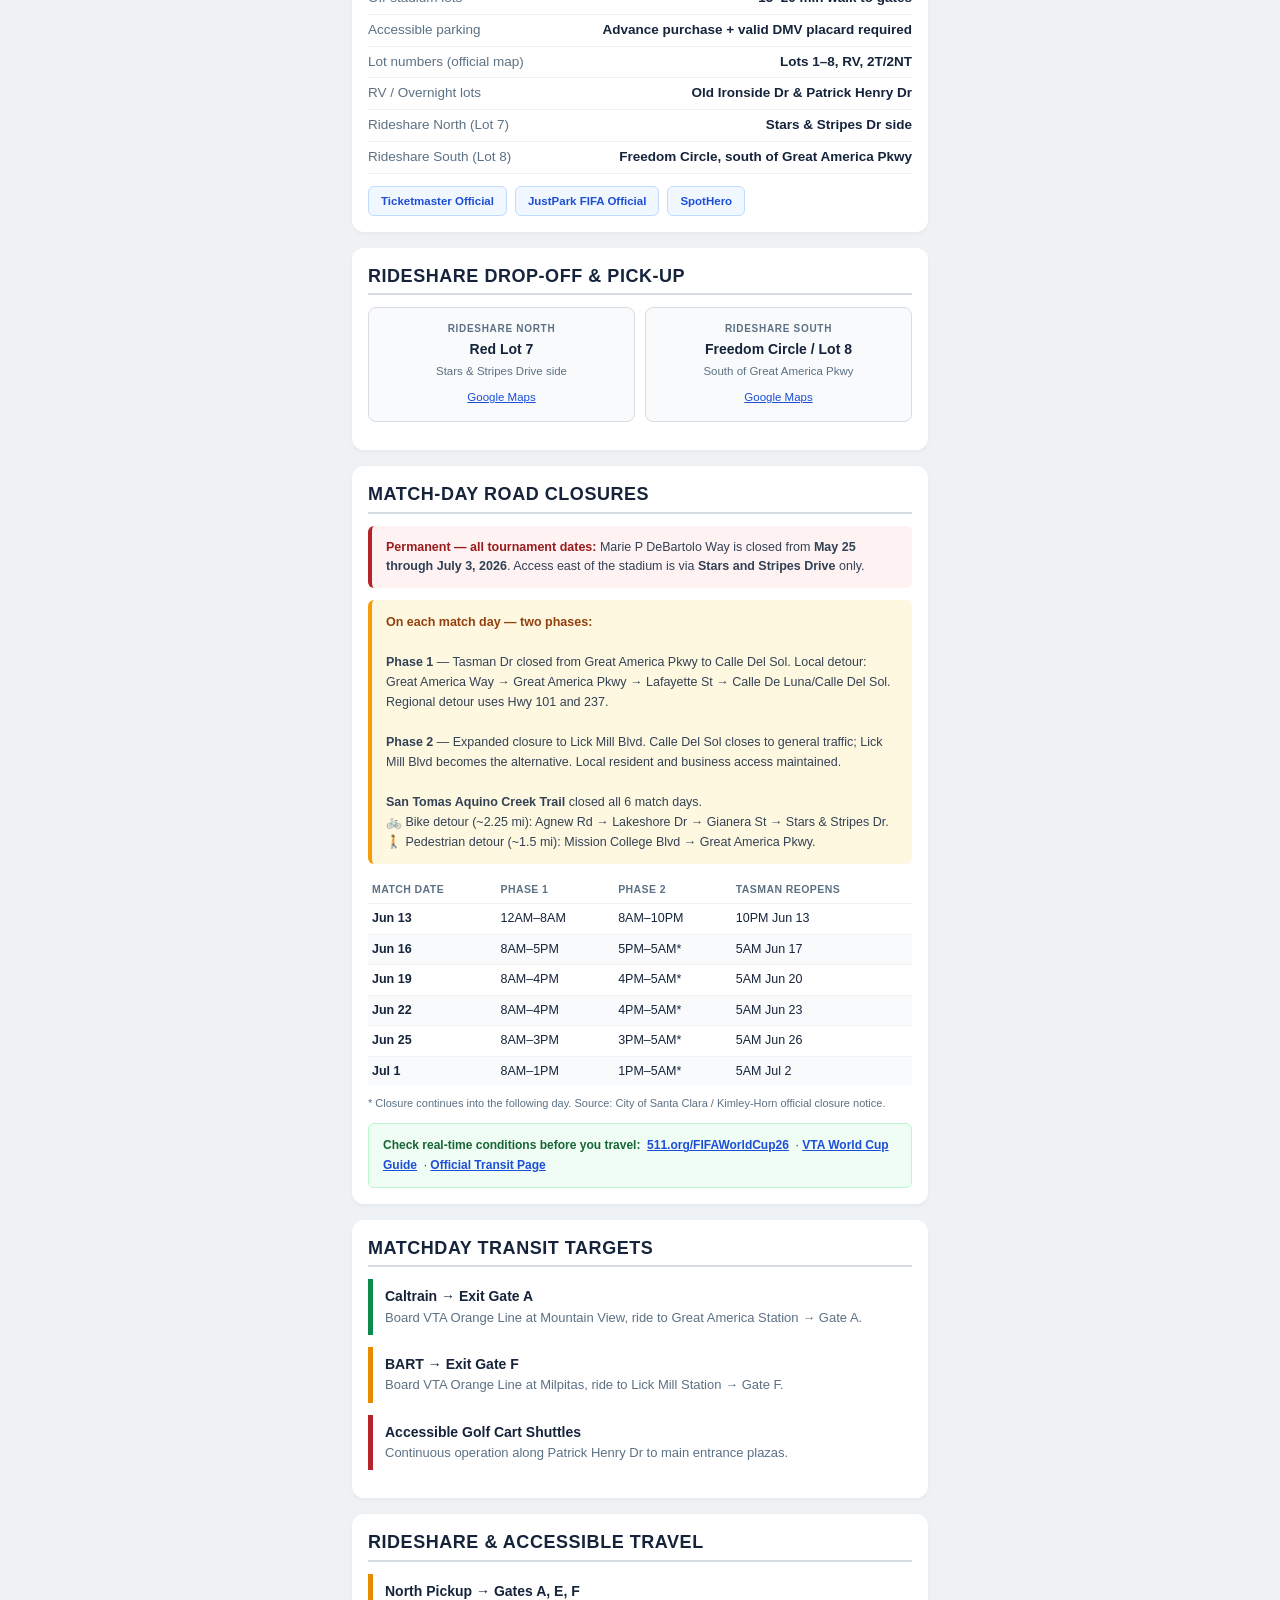
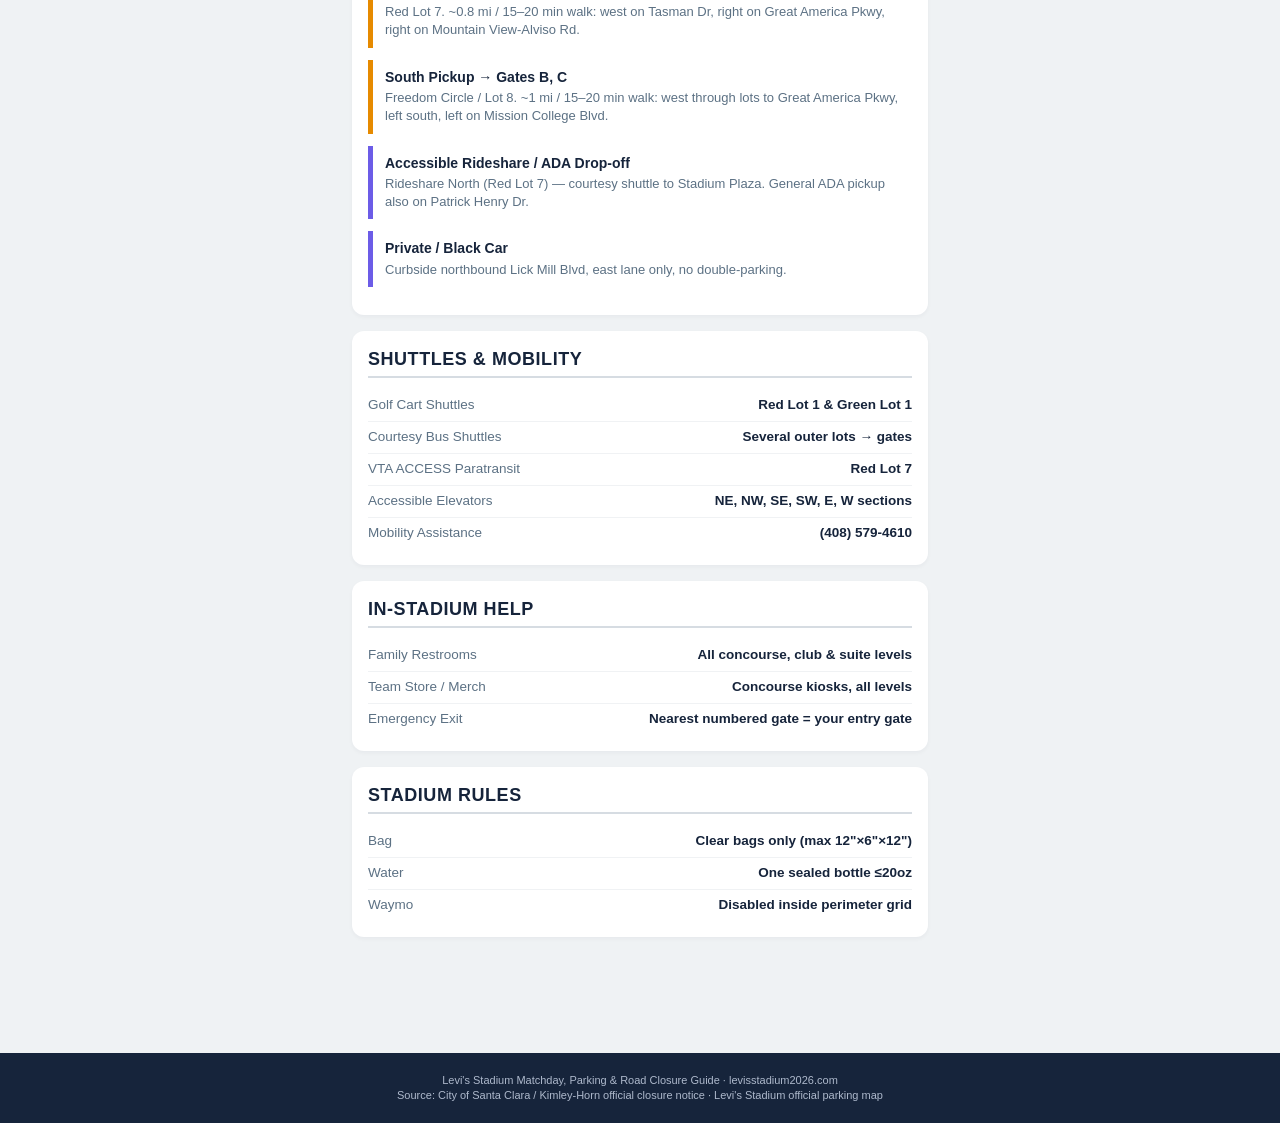
<file: levis-stadium-guide.html>
<!DOCTYPE html>
<html lang="en">
<head>
<meta charset="UTF-8" />
<meta name="viewport" content="width=device-width, initial-scale=1.0, maximum-scale=1.0, user-scalable=no" />
<meta name="description" content="Matchday transit, parking, seating and stadium guide for FIFA World Cup 2026 at Levi's Stadium, Santa Clara. 3D bowl, transit targets, road closures, parking lots." />
<meta name="google-site-verification" content="x0d4UdJwhcx8uKanjxOvPtXoIAhao-0BJpqAFpp3cKs" />
<script async src="https://pagead2.googlesyndication.com/pagead/js/adsbygoogle.js?client=ca-pub-3227592099558305" crossorigin="anonymous"></script>
<title>Levi's Stadium Matchday, Parking & Road Closure Guide — FIFA World Cup 2026</title>
<style>
  :root {
    --ink: #16243B;
    --bg: #EFF2F4;
    --paper: #FFFFFF;
    --orange: #E68A00;
    --green: #0B8A4C;
    --red: #B3242B;
    --slate: #5C7184;
    --line-grey: #D6DCE2;
    --access: #6C5CE7;
    --radius: 12px;
  }
  * { box-sizing: border-box; -webkit-tap-highlight-color: transparent; }
  body { margin:0; font-family:-apple-system,BlinkMacSystemFont,"Segoe UI",Roboto,Helvetica,Arial,sans-serif; color:var(--ink); background:var(--bg); line-height:1.4; }
  header { background:var(--ink); color:#fff; padding:20px; text-align:center; }
  header h1 { margin:0; font-size:24px; letter-spacing:-0.02em; }
  header p { margin:5px 0 0; color:#AEB9CC; font-size:14px; }
  main { max-width:600px; margin:0 auto; padding:12px 12px 60px; }

  .card { background:var(--paper); border-radius:var(--radius); padding:16px; margin-bottom:16px; box-shadow:0 2px 4px rgba(22,36,59,0.04); }
  .card h2 { margin:0 0 12px; font-size:18px; text-transform:uppercase; letter-spacing:0.03em; border-bottom:2px solid var(--line-grey); padding-bottom:4px; }
  .card p.note { font-size:11px; color:var(--slate); margin:10px 0 0; }

  /* 3D VISUALIZER */
  .visualizer-container { position:relative; background:#0F1B2E; border-radius:var(--radius); overflow:hidden; margin-bottom:16px; }
  #stadium-canvas { width:100%; height:400px; display:block; cursor:grab; touch-action:none; }
  #stadium-canvas:active { cursor:grabbing; }
  .vis-overlay { position:absolute; top:12px; left:12px; right:12px; display:flex; justify-content:space-between; pointer-events:none; }
  .vis-badge { background:rgba(22,36,59,0.9); color:#fff; padding:6px 12px; border-radius:20px; font-size:11px; font-weight:bold; text-transform:uppercase; letter-spacing:0.05em; backdrop-filter:blur(4px); max-width:70%; }
  .hint-banner { position:absolute; bottom:8px; left:0; right:0; text-align:center; color:#AEB9CC; font-size:11px; pointer-events:none; text-shadow:0 1px 3px rgba(0,0,0,0.8); }

  .sector-grid { display:grid; grid-template-columns:repeat(4,1fr); gap:6px; margin-top:10px; }
  .sector-btn { background:#F0F2F5; border:1px solid var(--line-grey); border-radius:6px; padding:10px 4px; font-size:11px; font-weight:700; text-align:center; cursor:pointer; transition:all 0.15s ease; }
  .sector-btn:active,.sector-btn.active { background:var(--ink); color:#fff; border-color:var(--ink); }

  .legend { display:flex; flex-wrap:wrap; gap:6px; margin-top:12px; font-size:11px; color:var(--slate); }
  .legend span { display:inline-flex; align-items:center; gap:4px; background:#F0F2F5; border-radius:12px; padding:3px 8px; }
  .legend i { width:10px; height:10px; border-radius:50%; display:inline-block; }

  .status-panel { background:#F8FAFC; border-left:4px solid var(--slate); border-radius:4px; padding:12px; margin-top:12px; }
  .status-title { font-weight:bold; font-size:15px; margin-bottom:4px; color:var(--ink); }
  .status-meta { font-size:13px; color:var(--slate); line-height:1.5; }

  /* TRANSIT */
  .transit-row { border-left:5px solid var(--line-grey); padding:8px 0 8px 12px; margin-bottom:12px; }
  .t-orange { border-color:var(--orange); }
  .t-green  { border-color:var(--green); }
  .t-red    { border-color:var(--red); }
  .t-access { border-color:var(--access); }
  .transit-title { font-weight:bold; font-size:14px; margin:0; }
  .transit-desc  { font-size:13px; color:var(--slate); margin:2px 0 0; }

  /* KV ROWS */
  .kv-row { display:flex; justify-content:space-between; padding:6px 0; font-size:13.5px; border-bottom:1px solid #F0F2F4; }
  .kv-row:last-child { border-bottom:none; }
  .kv-key { font-weight:500; color:var(--slate); }
  .kv-val { font-weight:600; text-align:right; }

  /* TABLES */
  table { width:100%; border-collapse:collapse; font-size:12.5px; margin-top:8px; }
  th,td { text-align:left; padding:6px 4px; border-bottom:1px solid #F0F2F4; }
  th { color:var(--slate); font-weight:600; text-transform:uppercase; font-size:10.5px; letter-spacing:0.04em; }
  tr:last-child td { border-bottom:none; }
  tr:nth-child(even) td { background:#F8FAFC; }

  /* ALERT BANNERS */
  .alert-red    { background:#fef2f2; border-left:4px solid var(--red);    border-radius:6px; padding:12px 14px; font-size:12.5px; color:#334155; line-height:1.55; margin-bottom:12px; }
  .alert-amber  { background:#fff8e1; border-left:4px solid #f59e0b;       border-radius:6px; padding:12px 14px; font-size:12.5px; color:#334155; line-height:1.6;  margin-bottom:12px; }
  .alert-green  { background:#f0fdf4; border:1px solid #bbf7d0;            border-radius:6px; padding:12px 14px; font-size:12px;   color:#334155; line-height:1.6;  margin-top:12px; }

  /* RIDESHARE GRID */
  .rs-grid { display:grid; grid-template-columns:1fr 1fr; gap:10px; margin-bottom:12px; }
  .rs-box  { background:#F8FAFC; border:1px solid var(--line-grey); border-radius:8px; padding:14px; text-align:center; }
  .rs-label { font-size:10px; font-weight:700; letter-spacing:0.07em; text-transform:uppercase; color:var(--slate); margin-bottom:4px; }
  .rs-name  { font-size:14px; font-weight:700; color:var(--ink); margin-bottom:3px; }
  .rs-sub   { font-size:11.5px; color:var(--slate); margin-bottom:6px; }
  .rs-box a { font-size:11.5px; color:#1d4ed8; }

  /* BOOKING LINKS */
  .book-links { display:flex; flex-wrap:wrap; gap:8px; margin-top:12px; }
  .book-link  { font-size:11.5px; font-weight:700; color:#1d4ed8; background:#f0f7ff; border:1px solid #bfdbfe; padding:6px 12px; border-radius:6px; text-decoration:none; }

  /* REF MAP */
  #ref-map { position:relative; width:100%; height:320px; border-radius:var(--radius); overflow:hidden; background:#DCE3E9; touch-action:none; }
  #ref-map-inner { position:absolute; top:0; left:0; width:100%; height:100%; transform-origin:0 0; }
  #ref-map-inner img { width:100%; height:100%; object-fit:cover; display:block; pointer-events:none; -webkit-user-drag:none; user-select:none; }
  .map-controls { position:absolute; bottom:8px; right:8px; display:flex; gap:6px; z-index:5; }
  .map-controls button { width:32px; height:32px; border-radius:50%; border:none; background:rgba(22,36,59,0.85); color:#fff; font-size:16px; font-weight:700; line-height:1; cursor:pointer; }
  .personal-star { position:absolute; font-size:28px; line-height:1; margin:-16px 0 0 -14px; color:#6C5CE7; text-shadow:0 1px 3px rgba(0,0,0,0.5); cursor:grab; touch-action:none; user-select:none; }

  footer { text-align:center; padding:20px; font-size:11px; background:var(--ink); color:#AEB9CC; margin-top:40px; }
</style>
</head>
<body>

<header>
  <div style="font-size:11px; margin-bottom:8px; display:flex; gap:16px; justify-content:center;">
    <a href="index.html" style="color:#AEB9CC; text-decoration:none;">← Live Hub</a>
    <a href="aftermatch.html" style="color:#AEB9CC; text-decoration:none;">After Match</a>
    <a href="about.html" style="color:#AEB9CC; text-decoration:none;">About</a>
  </div>
  <h1>Levi's Stadium</h1>
  <p>World Cup Matchday, Parking &amp; Road Closure Guide</p>
</header>

<main>

  <!-- 3D BOWL -->
  <div class="visualizer-container">
    <canvas id="stadium-canvas"></canvas>
    <div class="vis-overlay">
      <div class="vis-badge" id="view-indicator">Loading Map Engine...</div>
      <div class="vis-badge" style="background:var(--green); max-width:30%;">3D Live</div>
    </div>
    <div class="hint-banner">Drag to Orbit · Pinch/Scroll to Zoom · Tap a Marker</div>
  </div>

  <div class="card">
    <h2>Interactive Stadium &amp; Surroundings</h2>
    <p style="font-size:13px; margin:0 0 10px; color:var(--slate);">Tap a side of the bowl for seating-zone info, or tap a coloured marker for transit, rideshare and parking details.</p>
    <div class="sector-grid">
      <button class="sector-btn" id="btn-west"  onclick="selectZone('west')">West Side</button>
      <button class="sector-btn" id="btn-east"  onclick="selectZone('east')">East Side</button>
      <button class="sector-btn" id="btn-north" onclick="selectZone('north')">North End</button>
      <button class="sector-btn" id="btn-south" onclick="selectZone('south')">South End</button>
    </div>
    <div class="legend">
      <span><i style="background:#3A7BD5;"></i>Gate A / Caltrain</span>
      <span><i style="background:#0B8A4C;"></i>Gate F / BART</span>
      <span><i style="background:#E68A00;"></i>Rideshare</span>
      <span><i style="background:#F1A80A;"></i>Parking</span>
      <span><i style="background:#5C7184;"></i>Closure zone</span>
      <span><i style="background:#6C5CE7;"></i>Blue Lot 1</span>
    </div>
    <div class="status-panel" id="detail-panel">
      <div class="status-title" id="panel-title">Select a Zone or Marker</div>
      <div class="status-meta"  id="panel-text">Tap a sector button, drag the bowl, or tap a marker to see details.</div>
    </div>
  </div>

  <!-- GOOGLE MAP -->
  <div class="card">
    <h2>Street Map</h2>
    <p style="font-size:13px; margin:0 0 10px; color:var(--slate);">Stadium location, surrounding streets, parking lots and transit stations. Pinch or scroll to zoom.</p>
    <iframe src="https://www.google.com/maps/embed?pb=!1m18!1m12!1m3!1d3169.4297306157155!2d-121.96937739999998!3d37.403316499999995!2m3!1f0!2f0!3f0!3m2!1i1024!2i768!4f13.1!3m3!1m2!1s0x808fc9c827c5f0df%3A0x11455a372e1f7d18!2sSan%20Francisco%20Bay%20Area%20Stadium!5e0!3m2!1sen!2sus!4v1781906034436!5m2!1sen!2sus" width="100%" height="400" style="border:0; border-radius:12px; display:block;" allowfullscreen="" loading="lazy" referrerpolicy="no-referrer-when-downgrade"></iframe>
  </div>

  <!-- PARKING — from official Levi's Stadium parking map PDF -->
  <div class="card">
    <h2>Parking</h2>
    <div class="kv-row"><div class="kv-key">Starting price</div><div class="kv-val">From $70 — book in advance</div></div>
    <div class="kv-row"><div class="kv-key">Lots open</div><div class="kv-val">4 hours before kickoff</div></div>
    <div class="kv-row"><div class="kv-key">Off-stadium lots</div><div class="kv-val">15–20 min walk to gates</div></div>
    <div class="kv-row"><div class="kv-key">Accessible parking</div><div class="kv-val">Advance purchase + valid DMV placard required</div></div>
    <div class="kv-row"><div class="kv-key">Lot numbers (official map)</div><div class="kv-val">Lots 1–8, RV, 2T/2NT</div></div>
    <div class="kv-row"><div class="kv-key">RV / Overnight lots</div><div class="kv-val">Old Ironside Dr &amp; Patrick Henry Dr</div></div>
    <div class="kv-row"><div class="kv-key">Rideshare North (Lot 7)</div><div class="kv-val">Stars &amp; Stripes Dr side</div></div>
    <div class="kv-row"><div class="kv-key">Rideshare South (Lot 8)</div><div class="kv-val">Freedom Circle, south of Great America Pkwy</div></div>
    <div class="book-links">
      <a class="book-link" href="https://www.ticketmaster.com/venue/229947?tab=addOns&addOnType=PARKING" target="_blank" rel="noopener">Ticketmaster Official</a>
      <a class="book-link" href="https://www.justpark.com/us/event-parking/fifa-world-cup-2026/fifa-worldcup-2026-san-francisco/" target="_blank" rel="noopener">JustPark FIFA Official</a>
      <a class="book-link" href="https://spothero.com/" target="_blank" rel="noopener">SpotHero</a>
    </div>
  </div>

  <!-- RIDESHARE -->
  <div class="card">
    <h2>Rideshare Drop-off &amp; Pick-up</h2>
    <div class="rs-grid">
      <div class="rs-box">
        <div class="rs-label">Rideshare North</div>
        <div class="rs-name">Red Lot 7</div>
        <div class="rs-sub">Stars &amp; Stripes Drive side</div>
        <a href="https://maps.app.goo.gl/Er2P5TnbckMh6TXUA" target="_blank" rel="noopener">Google Maps</a>
      </div>
      <div class="rs-box">
        <div class="rs-label">Rideshare South</div>
        <div class="rs-name">Freedom Circle / Lot 8</div>
        <div class="rs-sub">South of Great America Pkwy</div>
        <a href="https://maps.app.goo.gl/1mNH2sMd9dtoaEZa6" target="_blank" rel="noopener">Google Maps</a>
      </div>
    </div>
  </div>

  <!-- ROAD CLOSURES — from official Kimley-Horn / City of Santa Clara PDFs -->
  <div class="card">
    <h2>Match-Day Road Closures</h2>

    <div class="alert-red">
      <strong style="color:#991b1b;">Permanent — all tournament dates:</strong>
      Marie P DeBartolo Way is closed from <strong>May 25 through July 3, 2026</strong>.
      Access east of the stadium is via <strong>Stars and Stripes Drive</strong> only.
    </div>

    <div class="alert-amber">
      <strong style="color:#92400e;">On each match day — two phases:</strong><br><br>
      <strong>Phase 1</strong> — Tasman Dr closed from Great America Pkwy to Calle Del Sol.
      Local detour: Great America Way → Great America Pkwy → Lafayette St → Calle De Luna/Calle Del Sol.
      Regional detour uses Hwy 101 and 237.<br><br>
      <strong>Phase 2</strong> — Expanded closure to Lick Mill Blvd. Calle Del Sol closes to general traffic;
      Lick Mill Blvd becomes the alternative. Local resident and business access maintained.<br><br>
      <strong>San Tomas Aquino Creek Trail</strong> closed all 6 match days.<br>
      🚲 Bike detour (~2.25 mi): Agnew Rd → Lakeshore Dr → Gianera St → Stars &amp; Stripes Dr.<br>
      🚶 Pedestrian detour (~1.5 mi): Mission College Blvd → Great America Pkwy.
    </div>

    <table>
      <thead>
        <tr>
          <th>Match Date</th>
          <th>Phase 1</th>
          <th>Phase 2</th>
          <th>Tasman Reopens</th>
        </tr>
      </thead>
      <tbody>
        <tr><td><strong>Jun 13</strong></td><td>12AM–8AM</td><td>8AM–10PM</td><td>10PM Jun 13</td></tr>
        <tr><td><strong>Jun 16</strong></td><td>8AM–5PM</td><td>5PM–5AM*</td><td>5AM Jun 17</td></tr>
        <tr><td><strong>Jun 19</strong></td><td>8AM–4PM</td><td>4PM–5AM*</td><td>5AM Jun 20</td></tr>
        <tr><td><strong>Jun 22</strong></td><td>8AM–4PM</td><td>4PM–5AM*</td><td>5AM Jun 23</td></tr>
        <tr><td><strong>Jun 25</strong></td><td>8AM–3PM</td><td>3PM–5AM*</td><td>5AM Jun 26</td></tr>
        <tr><td><strong>Jul 1</strong></td><td>8AM–1PM</td><td>1PM–5AM*</td><td>5AM Jul 2</td></tr>
      </tbody>
    </table>
    <p class="note">* Closure continues into the following day. Source: City of Santa Clara / Kimley-Horn official closure notice.</p>

    <div class="alert-green">
      <strong style="color:#166534;">Check real-time conditions before you travel:</strong>
      &nbsp;<a href="https://511.org/FIFAWorldCup26" target="_blank" rel="noopener" style="color:#1d4ed8; font-weight:600;">511.org/FIFAWorldCup26</a>
      &nbsp;·&nbsp;<a href="https://worldcup.vta.org/" target="_blank" rel="noopener" style="color:#1d4ed8; font-weight:600;">VTA World Cup Guide</a>
      &nbsp;·&nbsp;<a href="https://www.sfbayareafwc26.com/transit" target="_blank" rel="noopener" style="color:#1d4ed8; font-weight:600;">Official Transit Page</a>
    </div>
  </div>

  <!-- TRANSIT -->
  <div class="card">
    <h2>Matchday Transit Targets</h2>
    <div class="transit-row t-green">
      <div class="transit-title">Caltrain → Exit Gate A</div>
      <div class="transit-desc">Board VTA Orange Line at Mountain View, ride to Great America Station → Gate A.</div>
    </div>
    <div class="transit-row t-orange">
      <div class="transit-title">BART → Exit Gate F</div>
      <div class="transit-desc">Board VTA Orange Line at Milpitas, ride to Lick Mill Station → Gate F.</div>
    </div>
    <div class="transit-row t-red">
      <div class="transit-title">Accessible Golf Cart Shuttles</div>
      <div class="transit-desc">Continuous operation along Patrick Henry Dr to main entrance plazas.</div>
    </div>
  </div>

  <!-- RIDESHARE & ACCESSIBLE -->
  <div class="card">
    <h2>Rideshare &amp; Accessible Travel</h2>
    <div class="transit-row t-orange">
      <div class="transit-title">North Pickup → Gates A, E, F</div>
      <div class="transit-desc">Red Lot 7. ~0.8 mi / 15–20 min walk: west on Tasman Dr, right on Great America Pkwy, right on Mountain View-Alviso Rd.</div>
    </div>
    <div class="transit-row t-orange">
      <div class="transit-title">South Pickup → Gates B, C</div>
      <div class="transit-desc">Freedom Circle / Lot 8. ~1 mi / 15–20 min walk: west through lots to Great America Pkwy, left south, left on Mission College Blvd.</div>
    </div>
    <div class="transit-row t-access">
      <div class="transit-title">Accessible Rideshare / ADA Drop-off</div>
      <div class="transit-desc">Rideshare North (Red Lot 7) — courtesy shuttle to Stadium Plaza. General ADA pickup also on Patrick Henry Dr.</div>
    </div>
    <div class="transit-row t-access">
      <div class="transit-title">Private / Black Car</div>
      <div class="transit-desc">Curbside northbound Lick Mill Blvd, east lane only, no double-parking.</div>
    </div>
  </div>

  <!-- SHUTTLES -->
  <div class="card">
    <h2>Shuttles &amp; Mobility</h2>
    <div class="kv-row"><div class="kv-key">Golf Cart Shuttles</div><div class="kv-val">Red Lot 1 &amp; Green Lot 1</div></div>
    <div class="kv-row"><div class="kv-key">Courtesy Bus Shuttles</div><div class="kv-val">Several outer lots → gates</div></div>
    <div class="kv-row"><div class="kv-key">VTA ACCESS Paratransit</div><div class="kv-val">Red Lot 7</div></div>
    <div class="kv-row"><div class="kv-key">Accessible Elevators</div><div class="kv-val">NE, NW, SE, SW, E, W sections</div></div>
    <div class="kv-row"><div class="kv-key">Mobility Assistance</div><div class="kv-val">(408) 579-4610</div></div>
  </div>

  <!-- IN-STADIUM -->
  <div class="card">
    <h2>In-Stadium Help</h2>
    <div class="kv-row"><div class="kv-key">Family Restrooms</div><div class="kv-val">All concourse, club &amp; suite levels</div></div>
    <div class="kv-row"><div class="kv-key">Team Store / Merch</div><div class="kv-val">Concourse kiosks, all levels</div></div>
    <div class="kv-row"><div class="kv-key">Emergency Exit</div><div class="kv-val">Nearest numbered gate = your entry gate</div></div>
  </div>

  <!-- CONSTRAINTS -->
  <div class="card">
    <h2>Stadium Rules</h2>
    <div class="kv-row"><div class="kv-key">Bag</div><div class="kv-val">Clear bags only (max 12"×6"×12")</div></div>
    <div class="kv-row"><div class="kv-key">Water</div><div class="kv-val">One sealed bottle ≤20oz</div></div>
    <div class="kv-row"><div class="kv-key">Waymo</div><div class="kv-val">Disabled inside perimeter grid</div></div>
  </div>

</main>

<footer>
  Levi's Stadium Matchday, Parking &amp; Road Closure Guide · levisstadium2026.com<br>
  Source: City of Santa Clara / Kimley-Horn official closure notice · Levi's Stadium official parking map
</footer>

<script>
const canvas = document.getElementById('stadium-canvas');
const ctx = canvas.getContext('2d');
let zoom=0.85, rotationX=62*Math.PI/180, rotationZ=45*Math.PI/180;
let activeZone='west', selectedLandmark=null, landmarkScreenPos={};

const zones = {
  west:  {name:"West Side (Home/Club)",sections:"132-144, 232-246",sun:"Heavy Shade after Midday",gate:"Gate A / Gate C",color:'#3A7BD5',restrooms:"Sec 233, 245 (Upper) + family restrooms all levels",firstAid:"Suite Tower Atrium"},
  east:  {name:"East Side (Visitor)",  sections:"108-120, 208-222",sun:"Direct Sunlight (Hot)",   gate:"Gate F",          color:'#F1A80A',restrooms:"Sec 110, 120 + family restrooms all levels",        firstAid:"Main Concourse Sec 122"},
  north: {name:"North End Zone",       sections:"101-107, 401-415",sun:"Open Exposure",            gate:"Gate F Plaza",    color:'#20B2AA',restrooms:"Sec 103, 107 + family restrooms all levels",       firstAid:"Main Concourse Sec 122"},
  south: {name:"South End Zone",       sections:"121-131, 416-422",sun:"Sustained Midday Sun",     gate:"Gate C Corridor", color:'#E65C5C',restrooms:"Sec 123, 125 + family restrooms all levels",       firstAid:"Main Concourse Sec 122"}
};

const landmarks = {
  gateA:        {name:"Gate A — Great America Station",code:"A",  color:'#3A7BD5',x:-1.75,y:0,    info:"VTA Orange Line to Mountain View, transfer to Caltrain. West side Caltrain exit gate."},
  redLot7:      {name:"Red Lot 7 — Rideshare North",  code:"R7", color:'#E68A00',x:-1.516,y:-0.875,info:"Uber/Lyft pickup for Gates A, E, F. Also VTA ACCESS Paratransit and overflow ADA parking. ~0.8 mi / 15–20 min walk."},
  lickMill:     {name:"Lick Mill Station — Gate F",   code:"F",  color:'#0B8A4C',x:1.125,y:-1.341,info:"VTA Orange Line to Milpitas, transfer to BART. Northeast side, the BART exit gate."},
  yellow1:      {name:"Yellow 1 Garage",              code:"Y1", color:'#F1A80A',x:1.690,y:-0.453,info:"Approach via Lafayette St → Calle De Luna. Exit via Stars and Stripes Dr."},
  rideshareSouth:{name:"Rideshare South — Freedom Circle",code:"RS",color:'#E68A00',x:-0.599,y:1.645,info:"Uber/Lyft pickup for Gates B, C. ~1 mi / 15–20 min walk west through lots to Great America Pkwy."},
  blueLot1:     {name:"Blue Lot 1",                   code:"B1", color:'#6C5CE7',x:-1.456,y:0.530,info:"Premium lot, west side. Prepaid pass required. Tailgating permitted."},
  hilton:       {name:"Tasman Dr Closure Zone",       code:"⚠",  color:'#5C7184',x:-0.304,y:-1.723,info:"Tasman Dr closes east of Great America Pkwy on all 6 match days. See closure table for exact times."}
};

function resizeCanvas(){const b=canvas.getBoundingClientRect();canvas.width=b.width*window.devicePixelRatio;canvas.height=b.height*window.devicePixelRatio;ctx.setTransform(window.devicePixelRatio,0,0,window.devicePixelRatio,0,0);}
window.addEventListener('resize',resizeCanvas);resizeCanvas();

function project(x,y,z,w,h){let cZ=Math.cos(rotationZ),sZ=Math.sin(rotationZ);let rx=x*cZ-y*sZ,ry=x*sZ+y*cZ;let cX=Math.cos(rotationX),sX=Math.sin(rotationX);let tY=ry*cX-z*sX;let sc=(w*0.30)*zoom;return{x:w/2+rx*sc,y:h/2+tY*sc};}

function draw(){
  const w=canvas.width/window.devicePixelRatio,h=canvas.height/window.devicePixelRatio;
  if(w===0||h===0)return;
  ctx.fillStyle='#0F1B2E';ctx.fillRect(0,0,w,h);
  ctx.strokeStyle='rgba(174,185,204,0.15)';ctx.lineWidth=1;ctx.beginPath();
  for(let i=0;i<=360;i+=5){let r=i*Math.PI/180,pt=project(Math.cos(r)*1.5,Math.sin(r)*1.5,0,w,h);if(i===0)ctx.moveTo(pt.x,pt.y);else ctx.lineTo(pt.x,pt.y);}ctx.stroke();
  const fp=[project(-0.45,-0.28,0,w,h),project(0.45,-0.28,0,w,h),project(0.45,0.28,0,w,h),project(-0.45,0.28,0,w,h)];
  ctx.fillStyle='#1B5E20';ctx.beginPath();ctx.moveTo(fp[0].x,fp[0].y);fp.forEach(p=>ctx.lineTo(p.x,p.y));ctx.closePath();ctx.fill();
  ctx.strokeStyle='rgba(255,255,255,0.6)';ctx.lineWidth=1;ctx.stroke();
  const layers=[{zMin:0.04,zMax:0.16,radIn:0.55,radOut:0.82},{zMin:0.18,zMax:0.30,radIn:0.85,radOut:1.08},{zMin:0.32,zMax:0.52,radIn:1.11,radOut:1.35}];
  layers.forEach(layer=>{
    for(let angle=0;angle<360;angle+=15){
      let r1=angle*Math.PI/180,r2=(angle+14)*Math.PI/180;
      let zone=(angle>=135&&angle<225)?'west':(angle>=315||angle<45)?'east':(angle>=225&&angle<315)?'north':'south';
      let p1=project(Math.cos(r1)*layer.radIn,Math.sin(r1)*layer.radIn,layer.zMin,w,h);
      let p2=project(Math.cos(r2)*layer.radIn,Math.sin(r2)*layer.radIn,layer.zMin,w,h);
      let p3=project(Math.cos(r2)*layer.radOut,Math.sin(r2)*layer.radOut,layer.zMax,w,h);
      let p4=project(Math.cos(r1)*layer.radOut,Math.sin(r1)*layer.radOut,layer.zMax,w,h);
      ctx.fillStyle=activeZone===zone?zones[zone].color:(angle%30===0?'#24334A':'#1C293E');
      ctx.beginPath();ctx.moveTo(p1.x,p1.y);ctx.lineTo(p2.x,p2.y);ctx.lineTo(p3.x,p3.y);ctx.lineTo(p4.x,p4.y);ctx.closePath();ctx.fill();
      ctx.strokeStyle='#0F1B2E';ctx.lineWidth=0.8;ctx.stroke();
    }
  });
  Object.keys(landmarks).forEach(key=>{
    const lm=landmarks[key],p=project(lm.x,lm.y,0,w,h);
    landmarkScreenPos[key]=p;
    if(selectedLandmark===key){ctx.beginPath();ctx.arc(p.x,p.y,16,0,Math.PI*2);ctx.strokeStyle='#FFFFFF';ctx.lineWidth=2;ctx.stroke();}
    ctx.beginPath();ctx.arc(p.x,p.y,11,0,Math.PI*2);ctx.fillStyle=lm.color;ctx.fill();ctx.strokeStyle='#0F1B2E';ctx.lineWidth=1.5;ctx.stroke();
    ctx.fillStyle='#fff';ctx.font='bold 9px -apple-system,sans-serif';ctx.textAlign='center';ctx.textBaseline='middle';ctx.fillText(lm.code,p.x,p.y);
  });
}

function selectZone(k){
  activeZone=k;selectedLandmark=null;
  const d=zones[k];
  document.getElementById('view-indicator').innerText=d.name;
  document.getElementById('panel-title').innerText=d.name;
  document.getElementById('panel-title').style.color=d.color;
  document.getElementById('panel-text').innerHTML=`<strong>Gate:</strong> ${d.gate}<br><strong>Sun:</strong> ${d.sun}<br><strong>Sections:</strong> ${d.sections}<br><strong>Restrooms:</strong> ${d.restrooms}<br><strong>First Aid:</strong> ${d.firstAid}`;
  document.querySelectorAll('.sector-btn').forEach(b=>b.classList.remove('active'));
  const btn=document.getElementById('btn-'+k);if(btn)btn.classList.add('active');
}

function selectLandmark(key){
  const lm=landmarks[key];selectedLandmark=key;
  document.getElementById('view-indicator').innerText=lm.name;
  document.getElementById('panel-title').innerText=lm.name;
  document.getElementById('panel-title').style.color=lm.color;
  document.getElementById('panel-text').innerHTML=lm.info;
  document.querySelectorAll('.sector-btn').forEach(b=>b.classList.remove('active'));
}

let isDragging=false,prevX=0,prevY=0,dragDist=0;
function startI(x,y){isDragging=true;prevX=x;prevY=y;dragDist=0;}
function moveI(x,y){if(!isDragging)return;let dx=x-prevX,dy=y-prevY;dragDist+=Math.abs(dx)+Math.abs(dy);rotationZ-=dx*0.006;rotationX=Math.max(0.4,Math.min(1.3,rotationX+dy*0.006));prevX=x;prevY=y;}
function stopI(x,y){if(isDragging&&dragDist<8&&x!==undefined)handleTap(x,y);isDragging=false;}
function handleTap(cx,cy){
  const rect=canvas.getBoundingClientRect(),x=cx-rect.left,y=cy-rect.top;
  let best=null,bestD=18;
  Object.keys(landmarkScreenPos).forEach(k=>{const p=landmarkScreenPos[k],d=Math.hypot(p.x-x,p.y-y);if(d<bestD){bestD=d;best=k;}});
  if(best)selectLandmark(best);
}
canvas.addEventListener('mousedown',e=>startI(e.clientX,e.clientY));
window.addEventListener('mousemove',e=>moveI(e.clientX,e.clientY));
window.addEventListener('mouseup',e=>stopI(e.clientX,e.clientY));
canvas.addEventListener('touchstart',e=>{if(e.touches.length===1)startI(e.touches[0].clientX,e.touches[0].clientY);},{passive:true});
window.addEventListener('touchmove',e=>{if(e.touches.length===1)moveI(e.touches[0].clientX,e.touches[0].clientY);},{passive:true});
window.addEventListener('touchend',e=>{const t=e.changedTouches[0];stopI(t.clientX,t.clientY);});
canvas.addEventListener('wheel',e=>{e.preventDefault();zoom=Math.max(0.4,Math.min(1.4,zoom-e.deltaY*0.001));},{passive:false});
(function tick(){draw();requestAnimationFrame(tick);})();
selectZone('west');
</script>

</body>
</html>
</file>
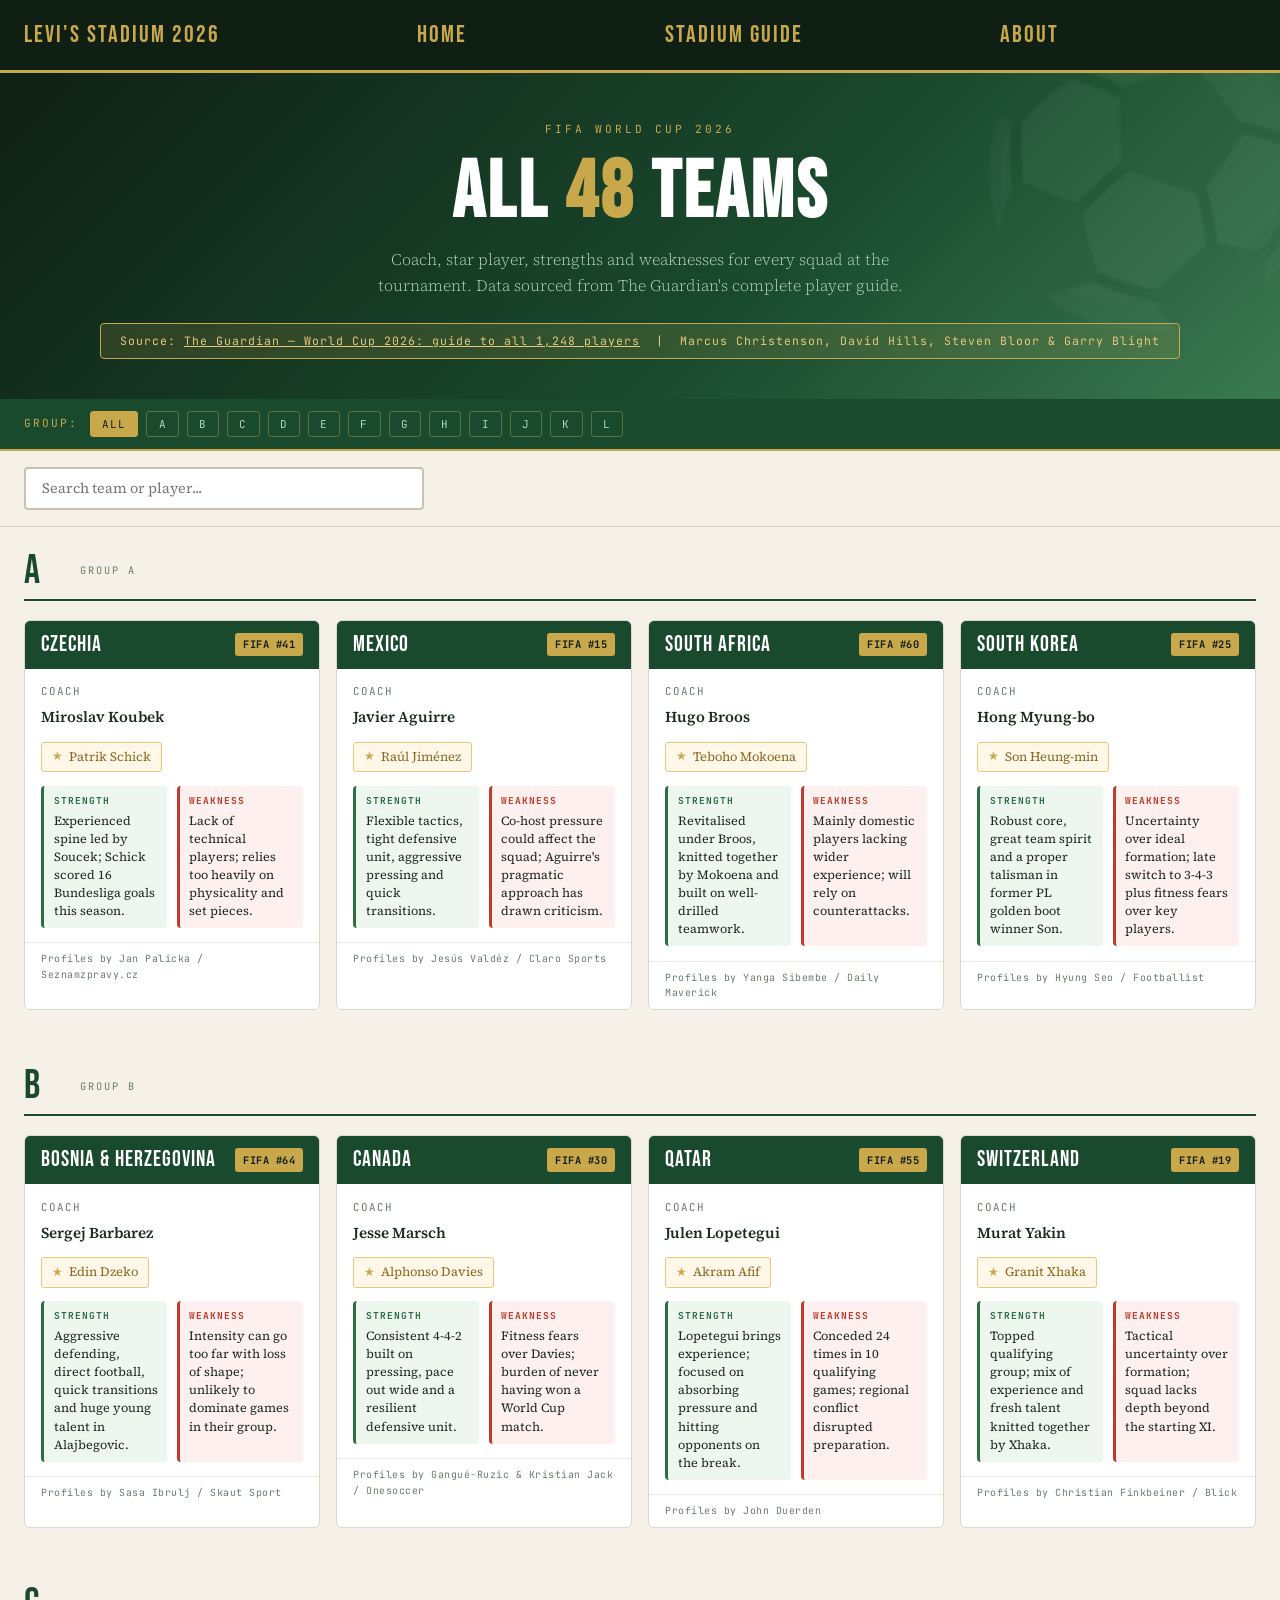
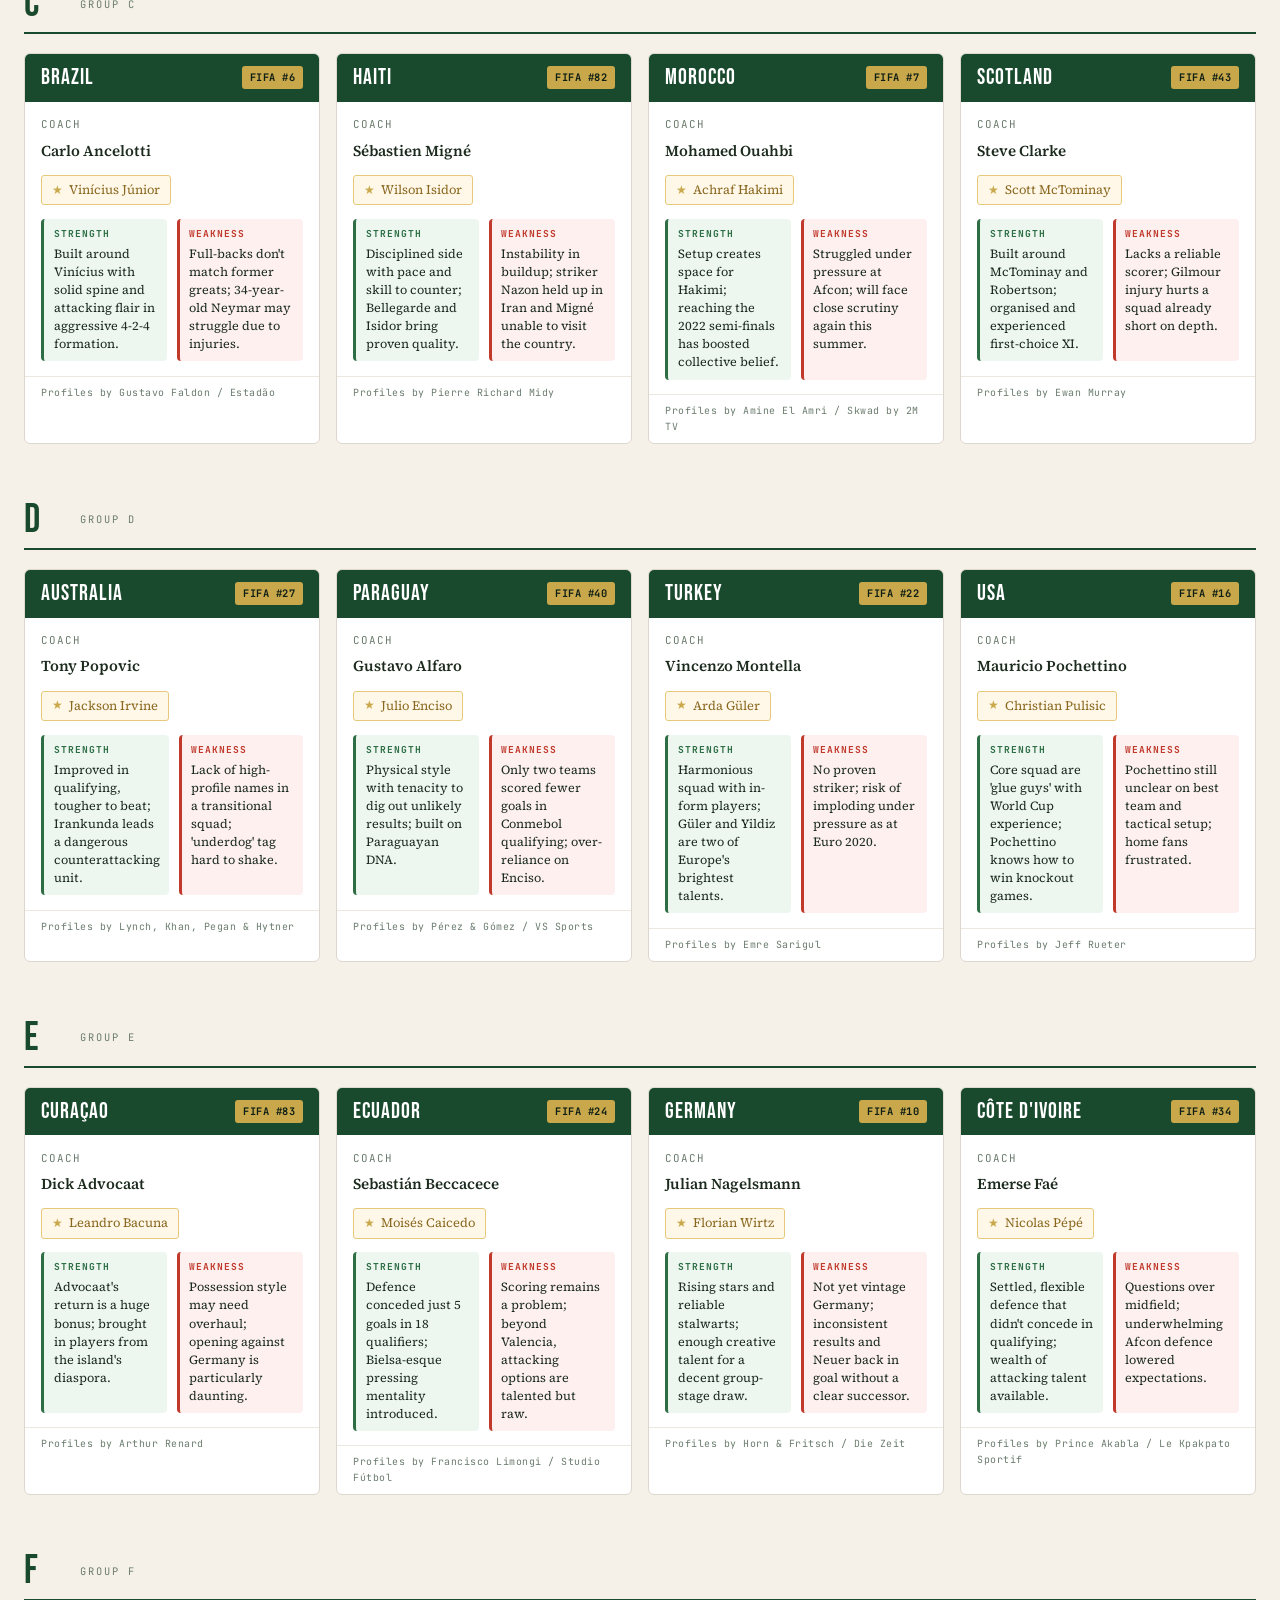
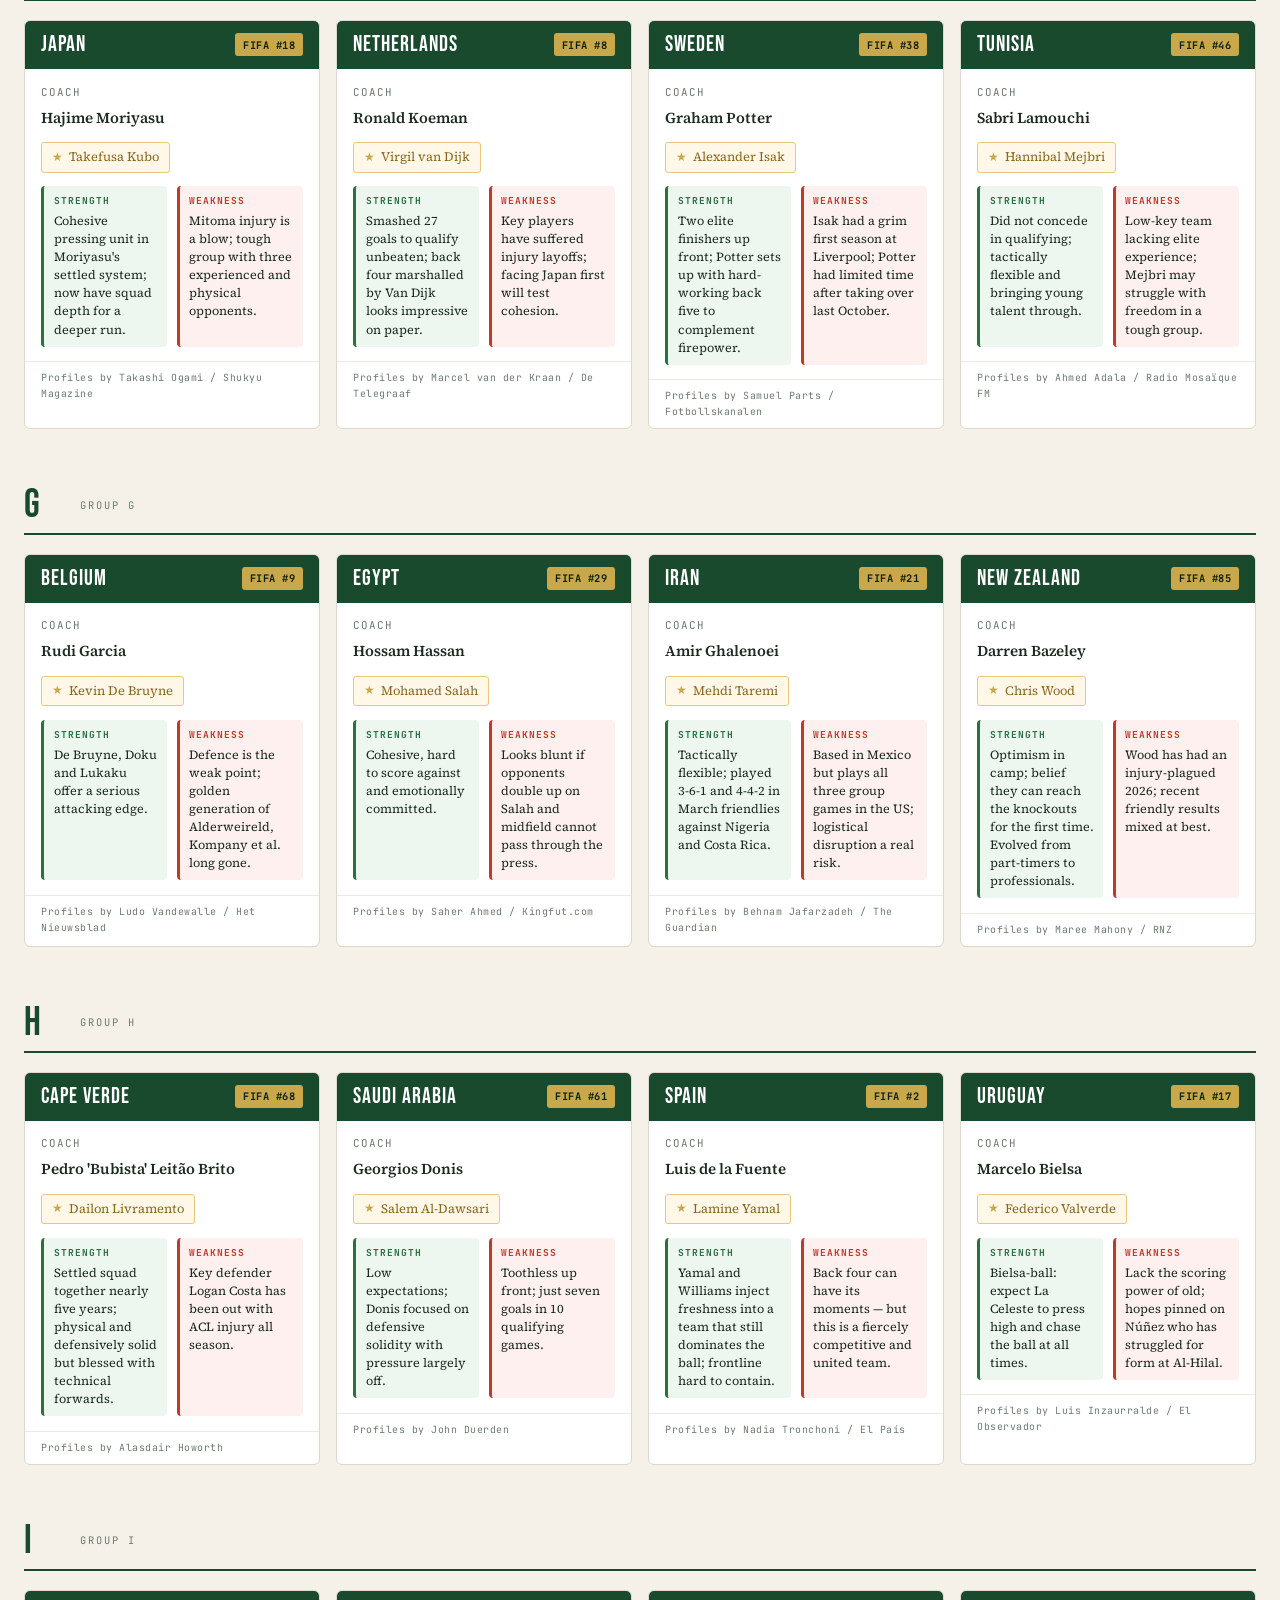
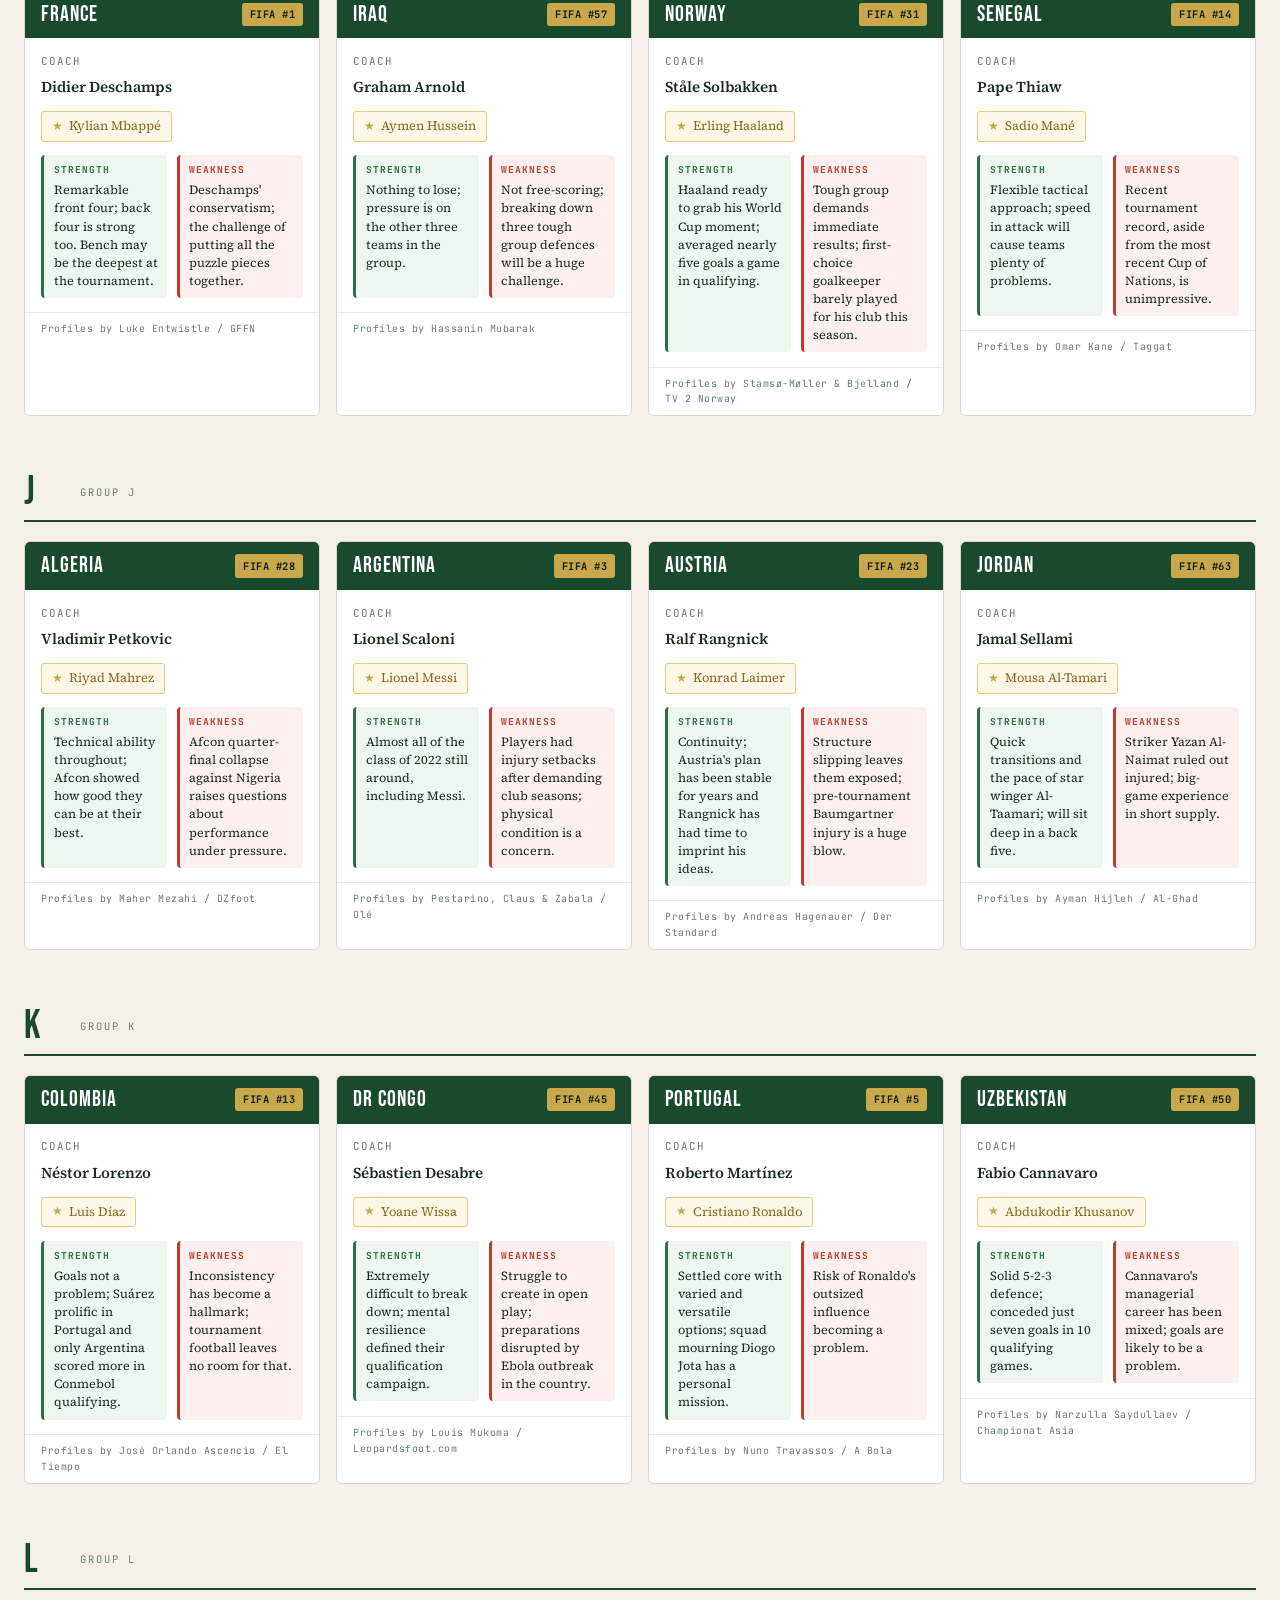
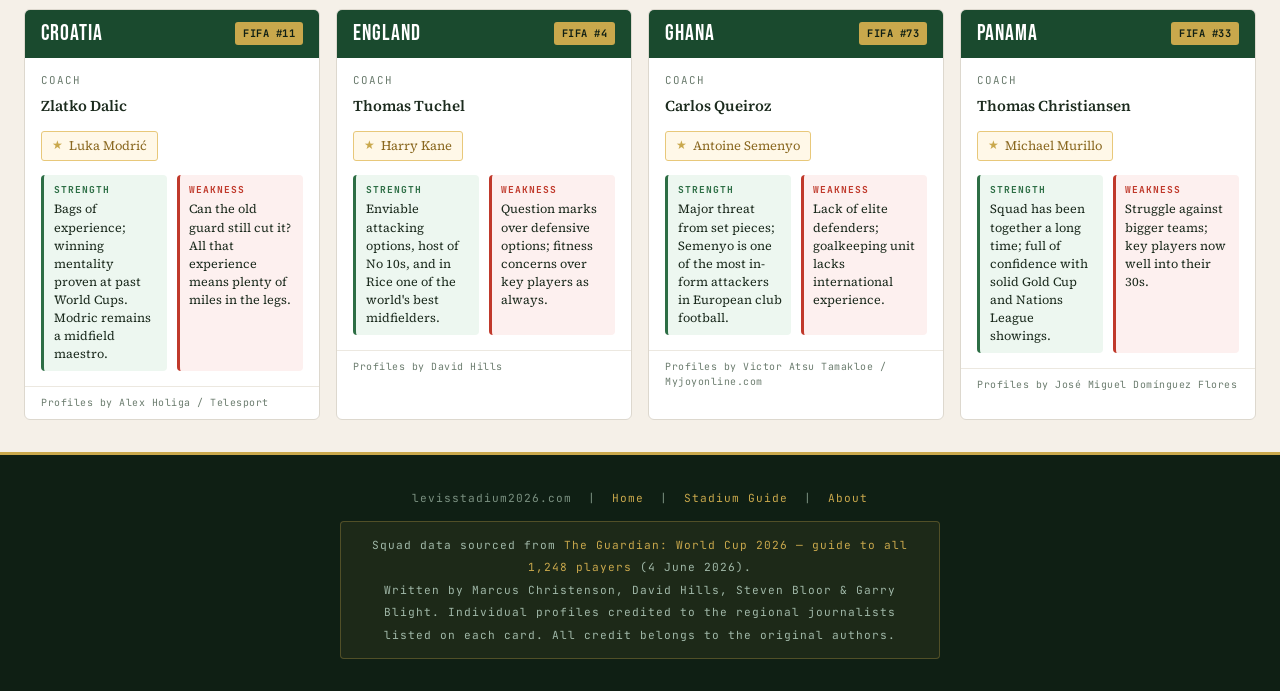
<file: teamguide.html>
<!DOCTYPE html>
<html lang="en">
<head>
<meta charset="UTF-8">
<meta name="viewport" content="width=device-width, initial-scale=1.0">
<title>World Cup 2026 Team Guide | levisstadium2026.com</title>
<meta name="description" content="Complete guide to all 48 teams at FIFA World Cup 2026. Coach, star player, strengths and weaknesses for every squad.">
<link rel="preconnect" href="https://fonts.googleapis.com">
<link href="https://fonts.googleapis.com/css2?family=Bebas+Neue&family=Source+Serif+4:wght@300;400;600&family=JetBrains+Mono:wght@400;700&display=swap" rel="stylesheet">
<style>
  :root {
    --green: #1a4a2e;
    --green-mid: #2d6e45;
    --gold: #c9a84c;
    --gold-light: #e8c87a;
    --cream: #f5f0e8;
    --dark: #0f1f14;
    --text: #1c2b1e;
    --muted: #6b7c6e;
    --red: #c0392b;
  }

  * { box-sizing: border-box; margin: 0; padding: 0; }

  body {
    font-family: 'Source Serif 4', Georgia, serif;
    background: var(--cream);
    color: var(--text);
    line-height: 1.6;
  }

  /* HEADER */
  .site-header {
    background: var(--dark);
    border-bottom: 3px solid var(--gold);
    padding: 1rem 1.5rem;
    display: flex;
    align-items: center;
    justify-content: space-between;
    flex-wrap: wrap;
    gap: 0.5rem;
  }
  .site-header a {
    color: var(--gold);
    font-family: 'Bebas Neue', sans-serif;
    font-size: 1.5rem;
    letter-spacing: 2px;
    text-decoration: none;
  }
  .site-header nav a {
    color: #aaa;
    font-family: 'JetBrains Mono', monospace;
    font-size: 0.75rem;
    text-decoration: none;
    margin-left: 1.2rem;
    letter-spacing: 1px;
    text-transform: uppercase;
  }
  .site-header nav a:hover { color: var(--gold-light); }

  /* HERO */
  .hero {
    background: linear-gradient(135deg, var(--dark) 0%, var(--green) 60%, #3a7a52 100%);
    padding: 3rem 1.5rem 2.5rem;
    text-align: center;
    position: relative;
    overflow: hidden;
  }
  .hero::before {
    content: "⚽";
    position: absolute;
    font-size: 18rem;
    opacity: 0.04;
    top: -3rem;
    right: -3rem;
    line-height: 1;
  }
  .hero-eyebrow {
    font-family: 'JetBrains Mono', monospace;
    font-size: 0.7rem;
    letter-spacing: 3px;
    color: var(--gold);
    text-transform: uppercase;
    margin-bottom: 0.75rem;
  }
  .hero h1 {
    font-family: 'Bebas Neue', sans-serif;
    font-size: clamp(2.5rem, 8vw, 5rem);
    color: #fff;
    letter-spacing: 3px;
    line-height: 1.05;
    margin-bottom: 0.75rem;
  }
  .hero h1 span { color: var(--gold); }
  .hero p {
    color: #b8d4c0;
    font-size: 1rem;
    max-width: 560px;
    margin: 0 auto 1.5rem;
    font-weight: 300;
  }
  .credit-banner {
    display: inline-block;
    background: rgba(201,168,76,0.15);
    border: 1px solid var(--gold);
    border-radius: 4px;
    padding: 0.5rem 1.2rem;
    font-family: 'JetBrains Mono', monospace;
    font-size: 0.72rem;
    color: var(--gold-light);
    letter-spacing: 1px;
  }
  .credit-banner a { color: var(--gold-light); }

  /* FILTER BAR */
  .filter-bar {
    background: var(--green);
    padding: 0.75rem 1.5rem;
    display: flex;
    align-items: center;
    gap: 0.5rem;
    flex-wrap: wrap;
    position: sticky;
    top: 0;
    z-index: 100;
    border-bottom: 2px solid var(--gold);
  }
  .filter-label {
    font-family: 'JetBrains Mono', monospace;
    font-size: 0.7rem;
    color: var(--gold);
    text-transform: uppercase;
    letter-spacing: 2px;
    margin-right: 0.25rem;
  }
  .filter-btn {
    background: transparent;
    border: 1px solid rgba(201,168,76,0.4);
    color: #b8d4c0;
    font-family: 'JetBrains Mono', monospace;
    font-size: 0.68rem;
    letter-spacing: 1px;
    padding: 0.3rem 0.7rem;
    border-radius: 3px;
    cursor: pointer;
    transition: all 0.2s;
    text-transform: uppercase;
  }
  .filter-btn:hover, .filter-btn.active {
    background: var(--gold);
    color: var(--dark);
    border-color: var(--gold);
  }

  /* SEARCH */
  .search-bar {
    background: var(--cream);
    padding: 1rem 1.5rem;
    border-bottom: 1px solid #d5cfc4;
  }
  .search-bar input {
    width: 100%;
    max-width: 400px;
    padding: 0.6rem 1rem;
    border: 2px solid #c8c2b5;
    border-radius: 4px;
    font-family: 'Source Serif 4', serif;
    font-size: 0.9rem;
    background: #fff;
    color: var(--text);
    outline: none;
    transition: border-color 0.2s;
  }
  .search-bar input:focus { border-color: var(--green-mid); }

  /* GROUP SECTIONS */
  .group-section {
    padding: 1.5rem 1.5rem 0.5rem;
  }
  .group-header {
    display: flex;
    align-items: center;
    gap: 1rem;
    margin-bottom: 1.2rem;
    border-bottom: 2px solid var(--green);
    padding-bottom: 0.5rem;
  }
  .group-badge {
    font-family: 'Bebas Neue', sans-serif;
    font-size: 2.5rem;
    color: var(--green);
    line-height: 1;
    min-width: 2.5rem;
  }
  .group-label {
    font-family: 'JetBrains Mono', monospace;
    font-size: 0.65rem;
    color: var(--muted);
    letter-spacing: 2px;
    text-transform: uppercase;
  }

  /* TEAM GRID */
  .team-grid {
    display: grid;
    grid-template-columns: repeat(auto-fill, minmax(280px, 1fr));
    gap: 1rem;
    margin-bottom: 1.5rem;
  }

  /* TEAM CARD */
  .team-card {
    background: #fff;
    border: 1px solid #ddd8ce;
    border-radius: 6px;
    overflow: hidden;
    transition: transform 0.15s, box-shadow 0.15s;
    cursor: default;
  }
  .team-card:hover {
    transform: translateY(-2px);
    box-shadow: 0 6px 20px rgba(0,0,0,0.1);
  }
  .card-header {
    background: var(--green);
    padding: 0.75rem 1rem;
    display: flex;
    justify-content: space-between;
    align-items: flex-start;
  }
  .team-name {
    font-family: 'Bebas Neue', sans-serif;
    font-size: 1.35rem;
    color: #fff;
    letter-spacing: 1px;
    line-height: 1.1;
  }
  .rank-badge {
    background: var(--gold);
    color: var(--dark);
    font-family: 'JetBrains Mono', monospace;
    font-size: 0.65rem;
    font-weight: 700;
    padding: 0.2rem 0.5rem;
    border-radius: 3px;
    white-space: nowrap;
    letter-spacing: 0.5px;
  }
  .card-body {
    padding: 0.9rem 1rem;
  }
  .coach-line {
    font-family: 'JetBrains Mono', monospace;
    font-size: 0.68rem;
    color: var(--muted);
    text-transform: uppercase;
    letter-spacing: 1px;
    margin-bottom: 0.3rem;
  }
  .coach-name {
    font-size: 0.95rem;
    font-weight: 600;
    color: var(--text);
    margin-bottom: 0.75rem;
  }
  .star-player {
    display: inline-flex;
    align-items: center;
    gap: 0.4rem;
    background: #fff8e8;
    border: 1px solid var(--gold-light);
    border-radius: 3px;
    padding: 0.25rem 0.6rem;
    font-size: 0.8rem;
    color: #8a6820;
    margin-bottom: 0.85rem;
  }
  .star-player::before { content: "★"; color: var(--gold); font-size: 0.75rem; }

  .sw-grid {
    display: grid;
    grid-template-columns: 1fr 1fr;
    gap: 0.6rem;
  }
  .sw-box {
    padding: 0.5rem 0.6rem;
    border-radius: 4px;
    font-size: 0.78rem;
    line-height: 1.45;
  }
  .sw-box.strength {
    background: #edf7f0;
    border-left: 3px solid var(--green-mid);
  }
  .sw-box.weakness {
    background: #fdf0ef;
    border-left: 3px solid var(--red);
  }
  .sw-label {
    font-family: 'JetBrains Mono', monospace;
    font-size: 0.6rem;
    text-transform: uppercase;
    letter-spacing: 1px;
    font-weight: 700;
    margin-bottom: 0.25rem;
  }
  .sw-box.strength .sw-label { color: var(--green-mid); }
  .sw-box.weakness .sw-label { color: var(--red); }

  .card-footer {
    padding: 0.5rem 1rem;
    border-top: 1px solid #ece8e0;
    font-family: 'JetBrains Mono', monospace;
    font-size: 0.62rem;
    color: var(--muted);
    letter-spacing: 0.5px;
  }

  /* FOOTER */
  .site-footer {
    background: var(--dark);
    color: #7a9080;
    padding: 2rem 1.5rem;
    text-align: center;
    font-family: 'JetBrains Mono', monospace;
    font-size: 0.7rem;
    letter-spacing: 1px;
    line-height: 2;
    border-top: 3px solid var(--gold);
  }
  .site-footer a { color: var(--gold); text-decoration: none; }
  .site-footer .attribution {
    background: rgba(201,168,76,0.08);
    border: 1px solid rgba(201,168,76,0.3);
    border-radius: 4px;
    padding: 0.75rem 1rem;
    max-width: 600px;
    margin: 0.75rem auto 0;
    color: #a0b8a8;
  }

  .hidden { display: none !important; }

  @media (max-width: 600px) {
    .sw-grid { grid-template-columns: 1fr; }
    .team-grid { grid-template-columns: 1fr; }
  }
</style>
</head>
<body>

<header class="site-header">
  <a href="/">LEVI'S STADIUM 2026</a>
  <a href="index.html">Home</a>
<a href="levis-stadium-guide.html">Stadium Guide</a>
<a href="about.html">About</a>
  <nav>
    
  </nav>
</header>

<section class="hero">
  <div class="hero-eyebrow">FIFA World Cup 2026</div>
  <h1>ALL <span>48</span> TEAMS</h1>
  <p>Coach, star player, strengths and weaknesses for every squad at the tournament. Data sourced from The Guardian's complete player guide.</p>
  <div class="credit-banner">
    Source: <a href="https://www.theguardian.com/football/ng-interactive/2026/jun/04/world-cup-2026-complete-player-guide" target="_blank" rel="noopener">The Guardian &mdash; World Cup 2026: guide to all 1,248 players</a>
    &nbsp;|&nbsp; Marcus Christenson, David Hills, Steven Bloor &amp; Garry Blight
  </div>
</section>

<div class="filter-bar">
  <span class="filter-label">Group:</span>
  <button class="filter-btn active" onclick="filterGroup('all', this)">All</button>
  <button class="filter-btn" onclick="filterGroup('A', this)">A</button>
  <button class="filter-btn" onclick="filterGroup('B', this)">B</button>
  <button class="filter-btn" onclick="filterGroup('C', this)">C</button>
  <button class="filter-btn" onclick="filterGroup('D', this)">D</button>
  <button class="filter-btn" onclick="filterGroup('E', this)">E</button>
  <button class="filter-btn" onclick="filterGroup('F', this)">F</button>
  <button class="filter-btn" onclick="filterGroup('G', this)">G</button>
  <button class="filter-btn" onclick="filterGroup('H', this)">H</button>
  <button class="filter-btn" onclick="filterGroup('I', this)">I</button>
  <button class="filter-btn" onclick="filterGroup('J', this)">J</button>
  <button class="filter-btn" onclick="filterGroup('K', this)">K</button>
  <button class="filter-btn" onclick="filterGroup('L', this)">L</button>
</div>

<div class="search-bar">
  <input type="text" id="teamSearch" placeholder="Search team or player..." oninput="searchTeams(this.value)">
</div>

<div id="allGroups">

<!-- GROUP A -->
<div class="group-section" data-group="A">
  <div class="group-header">
    <div class="group-badge">A</div>
    <div class="group-label">Group A</div>
  </div>
  <div class="team-grid">

    <div class="team-card" data-team="czechia patrik schick">
      <div class="card-header"><div class="team-name">Czechia</div><div class="rank-badge">FIFA #41</div></div>
      <div class="card-body">
        <div class="coach-line">Coach</div>
        <div class="coach-name">Miroslav Koubek</div>
        <div class="star-player">Patrik Schick</div>
        <div class="sw-grid">
          <div class="sw-box strength"><div class="sw-label">Strength</div>Experienced spine led by Soucek; Schick scored 16 Bundesliga goals this season.</div>
          <div class="sw-box weakness"><div class="sw-label">Weakness</div>Lack of technical players; relies too heavily on physicality and set pieces.</div>
        </div>
      </div>
      <div class="card-footer">Profiles by Jan Palicka / Seznamzpravy.cz</div>
    </div>

    <div class="team-card" data-team="mexico raul jimenez guillermo ochoa">
      <div class="card-header"><div class="team-name">Mexico</div><div class="rank-badge">FIFA #15</div></div>
      <div class="card-body">
        <div class="coach-line">Coach</div>
        <div class="coach-name">Javier Aguirre</div>
        <div class="star-player">Raúl Jiménez</div>
        <div class="sw-grid">
          <div class="sw-box strength"><div class="sw-label">Strength</div>Flexible tactics, tight defensive unit, aggressive pressing and quick transitions.</div>
          <div class="sw-box weakness"><div class="sw-label">Weakness</div>Co-host pressure could affect the squad; Aguirre's pragmatic approach has drawn criticism.</div>
        </div>
      </div>
      <div class="card-footer">Profiles by Jesús Valdéz / Claro Sports</div>
    </div>

    <div class="team-card" data-team="south africa teboho mokoena">
      <div class="card-header"><div class="team-name">South Africa</div><div class="rank-badge">FIFA #60</div></div>
      <div class="card-body">
        <div class="coach-line">Coach</div>
        <div class="coach-name">Hugo Broos</div>
        <div class="star-player">Teboho Mokoena</div>
        <div class="sw-grid">
          <div class="sw-box strength"><div class="sw-label">Strength</div>Revitalised under Broos, knitted together by Mokoena and built on well-drilled teamwork.</div>
          <div class="sw-box weakness"><div class="sw-label">Weakness</div>Mainly domestic players lacking wider experience; will rely on counterattacks.</div>
        </div>
      </div>
      <div class="card-footer">Profiles by Yanga Sibembe / Daily Maverick</div>
    </div>

    <div class="team-card" data-team="south korea son heung-min">
      <div class="card-header"><div class="team-name">South Korea</div><div class="rank-badge">FIFA #25</div></div>
      <div class="card-body">
        <div class="coach-line">Coach</div>
        <div class="coach-name">Hong Myung-bo</div>
        <div class="star-player">Son Heung-min</div>
        <div class="sw-grid">
          <div class="sw-box strength"><div class="sw-label">Strength</div>Robust core, great team spirit and a proper talisman in former PL golden boot winner Son.</div>
          <div class="sw-box weakness"><div class="sw-label">Weakness</div>Uncertainty over ideal formation; late switch to 3-4-3 plus fitness fears over key players.</div>
        </div>
      </div>
      <div class="card-footer">Profiles by Hyung Seo / Footballist</div>
    </div>

  </div>
</div>

<!-- GROUP B -->
<div class="group-section" data-group="B">
  <div class="group-header">
    <div class="group-badge">B</div>
    <div class="group-label">Group B</div>
  </div>
  <div class="team-grid">

    <div class="team-card" data-team="bosnia herzegovina edin dzeko">
      <div class="card-header"><div class="team-name">Bosnia &amp; Herzegovina</div><div class="rank-badge">FIFA #64</div></div>
      <div class="card-body">
        <div class="coach-line">Coach</div>
        <div class="coach-name">Sergej Barbarez</div>
        <div class="star-player">Edin Dzeko</div>
        <div class="sw-grid">
          <div class="sw-box strength"><div class="sw-label">Strength</div>Aggressive defending, direct football, quick transitions and huge young talent in Alajbegovic.</div>
          <div class="sw-box weakness"><div class="sw-label">Weakness</div>Intensity can go too far with loss of shape; unlikely to dominate games in their group.</div>
        </div>
      </div>
      <div class="card-footer">Profiles by Sasa Ibrulj / Skaut Sport</div>
    </div>

    <div class="team-card" data-team="canada alphonso davies jesse marsch">
      <div class="card-header"><div class="team-name">Canada</div><div class="rank-badge">FIFA #30</div></div>
      <div class="card-body">
        <div class="coach-line">Coach</div>
        <div class="coach-name">Jesse Marsch</div>
        <div class="star-player">Alphonso Davies</div>
        <div class="sw-grid">
          <div class="sw-box strength"><div class="sw-label">Strength</div>Consistent 4-4-2 built on pressing, pace out wide and a resilient defensive unit.</div>
          <div class="sw-box weakness"><div class="sw-label">Weakness</div>Fitness fears over Davies; burden of never having won a World Cup match.</div>
        </div>
      </div>
      <div class="card-footer">Profiles by Gangué-Ruzic &amp; Kristian Jack / Onesoccer</div>
    </div>

    <div class="team-card" data-team="qatar akram afif lopetegui">
      <div class="card-header"><div class="team-name">Qatar</div><div class="rank-badge">FIFA #55</div></div>
      <div class="card-body">
        <div class="coach-line">Coach</div>
        <div class="coach-name">Julen Lopetegui</div>
        <div class="star-player">Akram Afif</div>
        <div class="sw-grid">
          <div class="sw-box strength"><div class="sw-label">Strength</div>Lopetegui brings experience; focused on absorbing pressure and hitting opponents on the break.</div>
          <div class="sw-box weakness"><div class="sw-label">Weakness</div>Conceded 24 times in 10 qualifying games; regional conflict disrupted preparation.</div>
        </div>
      </div>
      <div class="card-footer">Profiles by John Duerden</div>
    </div>

    <div class="team-card" data-team="switzerland granit xhaka murat yakin">
      <div class="card-header"><div class="team-name">Switzerland</div><div class="rank-badge">FIFA #19</div></div>
      <div class="card-body">
        <div class="coach-line">Coach</div>
        <div class="coach-name">Murat Yakin</div>
        <div class="star-player">Granit Xhaka</div>
        <div class="sw-grid">
          <div class="sw-box strength"><div class="sw-label">Strength</div>Topped qualifying group; mix of experience and fresh talent knitted together by Xhaka.</div>
          <div class="sw-box weakness"><div class="sw-label">Weakness</div>Tactical uncertainty over formation; squad lacks depth beyond the starting XI.</div>
        </div>
      </div>
      <div class="card-footer">Profiles by Christian Finkbeiner / Blick</div>
    </div>

  </div>
</div>

<!-- GROUP C -->
<div class="group-section" data-group="C">
  <div class="group-header">
    <div class="group-badge">C</div>
    <div class="group-label">Group C</div>
  </div>
  <div class="team-grid">

    <div class="team-card" data-team="brazil vinicius junior ancelotti neymar">
      <div class="card-header"><div class="team-name">Brazil</div><div class="rank-badge">FIFA #6</div></div>
      <div class="card-body">
        <div class="coach-line">Coach</div>
        <div class="coach-name">Carlo Ancelotti</div>
        <div class="star-player">Vinícius Júnior</div>
        <div class="sw-grid">
          <div class="sw-box strength"><div class="sw-label">Strength</div>Built around Vinícius with solid spine and attacking flair in aggressive 4-2-4 formation.</div>
          <div class="sw-box weakness"><div class="sw-label">Weakness</div>Full-backs don't match former greats; 34-year-old Neymar may struggle due to injuries.</div>
        </div>
      </div>
      <div class="card-footer">Profiles by Gustavo Faldon / Estadão</div>
    </div>

    <div class="team-card" data-team="haiti wilson isidor migne">
      <div class="card-header"><div class="team-name">Haiti</div><div class="rank-badge">FIFA #82</div></div>
      <div class="card-body">
        <div class="coach-line">Coach</div>
        <div class="coach-name">Sébastien Migné</div>
        <div class="star-player">Wilson Isidor</div>
        <div class="sw-grid">
          <div class="sw-box strength"><div class="sw-label">Strength</div>Disciplined side with pace and skill to counter; Bellegarde and Isidor bring proven quality.</div>
          <div class="sw-box weakness"><div class="sw-label">Weakness</div>Instability in buildup; striker Nazon held up in Iran and Migné unable to visit the country.</div>
        </div>
      </div>
      <div class="card-footer">Profiles by Pierre Richard Midy</div>
    </div>

    <div class="team-card" data-team="morocco achraf hakimi ouahbi">
      <div class="card-header"><div class="team-name">Morocco</div><div class="rank-badge">FIFA #7</div></div>
      <div class="card-body">
        <div class="coach-line">Coach</div>
        <div class="coach-name">Mohamed Ouahbi</div>
        <div class="star-player">Achraf Hakimi</div>
        <div class="sw-grid">
          <div class="sw-box strength"><div class="sw-label">Strength</div>Setup creates space for Hakimi; reaching the 2022 semi-finals has boosted collective belief.</div>
          <div class="sw-box weakness"><div class="sw-label">Weakness</div>Struggled under pressure at Afcon; will face close scrutiny again this summer.</div>
        </div>
      </div>
      <div class="card-footer">Profiles by Amine El Amri / Skwad by 2M TV</div>
    </div>

    <div class="team-card" data-team="scotland scott mctominay steve clarke robertson">
      <div class="card-header"><div class="team-name">Scotland</div><div class="rank-badge">FIFA #43</div></div>
      <div class="card-body">
        <div class="coach-line">Coach</div>
        <div class="coach-name">Steve Clarke</div>
        <div class="star-player">Scott McTominay</div>
        <div class="sw-grid">
          <div class="sw-box strength"><div class="sw-label">Strength</div>Built around McTominay and Robertson; organised and experienced first-choice XI.</div>
          <div class="sw-box weakness"><div class="sw-label">Weakness</div>Lacks a reliable scorer; Gilmour injury hurts a squad already short on depth.</div>
        </div>
      </div>
      <div class="card-footer">Profiles by Ewan Murray</div>
    </div>

  </div>
</div>

<!-- GROUP D -->
<div class="group-section" data-group="D">
  <div class="group-header">
    <div class="group-badge">D</div>
    <div class="group-label">Group D</div>
  </div>
  <div class="team-grid">

    <div class="team-card" data-team="australia jackson irvine popovic irankunda">
      <div class="card-header"><div class="team-name">Australia</div><div class="rank-badge">FIFA #27</div></div>
      <div class="card-body">
        <div class="coach-line">Coach</div>
        <div class="coach-name">Tony Popovic</div>
        <div class="star-player">Jackson Irvine</div>
        <div class="sw-grid">
          <div class="sw-box strength"><div class="sw-label">Strength</div>Improved in qualifying, tougher to beat; Irankunda leads a dangerous counterattacking unit.</div>
          <div class="sw-box weakness"><div class="sw-label">Weakness</div>Lack of high-profile names in a transitional squad; 'underdog' tag hard to shake.</div>
        </div>
      </div>
      <div class="card-footer">Profiles by Lynch, Khan, Pegan &amp; Hytner</div>
    </div>

    <div class="team-card" data-team="paraguay julio enciso alfaro">
      <div class="card-header"><div class="team-name">Paraguay</div><div class="rank-badge">FIFA #40</div></div>
      <div class="card-body">
        <div class="coach-line">Coach</div>
        <div class="coach-name">Gustavo Alfaro</div>
        <div class="star-player">Julio Enciso</div>
        <div class="sw-grid">
          <div class="sw-box strength"><div class="sw-label">Strength</div>Physical style with tenacity to dig out unlikely results; built on Paraguayan DNA.</div>
          <div class="sw-box weakness"><div class="sw-label">Weakness</div>Only two teams scored fewer goals in Conmebol qualifying; over-reliance on Enciso.</div>
        </div>
      </div>
      <div class="card-footer">Profiles by Pérez &amp; Gómez / VS Sports</div>
    </div>

    <div class="team-card" data-team="turkey arda guler yildiz montella">
      <div class="card-header"><div class="team-name">Turkey</div><div class="rank-badge">FIFA #22</div></div>
      <div class="card-body">
        <div class="coach-line">Coach</div>
        <div class="coach-name">Vincenzo Montella</div>
        <div class="star-player">Arda Güler</div>
        <div class="sw-grid">
          <div class="sw-box strength"><div class="sw-label">Strength</div>Harmonious squad with in-form players; Güler and Yildiz are two of Europe's brightest talents.</div>
          <div class="sw-box weakness"><div class="sw-label">Weakness</div>No proven striker; risk of imploding under pressure as at Euro 2020.</div>
        </div>
      </div>
      <div class="card-footer">Profiles by Emre Sarigul</div>
    </div>

    <div class="team-card" data-team="usa christian pulisic pochettino">
      <div class="card-header"><div class="team-name">USA</div><div class="rank-badge">FIFA #16</div></div>
      <div class="card-body">
        <div class="coach-line">Coach</div>
        <div class="coach-name">Mauricio Pochettino</div>
        <div class="star-player">Christian Pulisic</div>
        <div class="sw-grid">
          <div class="sw-box strength"><div class="sw-label">Strength</div>Core squad are 'glue guys' with World Cup experience; Pochettino knows how to win knockout games.</div>
          <div class="sw-box weakness"><div class="sw-label">Weakness</div>Pochettino still unclear on best team and tactical setup; home fans frustrated.</div>
        </div>
      </div>
      <div class="card-footer">Profiles by Jeff Rueter</div>
    </div>

  </div>
</div>

<!-- GROUP E -->
<div class="group-section" data-group="E">
  <div class="group-header">
    <div class="group-badge">E</div>
    <div class="group-label">Group E</div>
  </div>
  <div class="team-grid">

    <div class="team-card" data-team="curacao leandro bacuna advocaat">
      <div class="card-header"><div class="team-name">Curaçao</div><div class="rank-badge">FIFA #83</div></div>
      <div class="card-body">
        <div class="coach-line">Coach</div>
        <div class="coach-name">Dick Advocaat</div>
        <div class="star-player">Leandro Bacuna</div>
        <div class="sw-grid">
          <div class="sw-box strength"><div class="sw-label">Strength</div>Advocaat's return is a huge bonus; brought in players from the island's diaspora.</div>
          <div class="sw-box weakness"><div class="sw-label">Weakness</div>Possession style may need overhaul; opening against Germany is particularly daunting.</div>
        </div>
      </div>
      <div class="card-footer">Profiles by Arthur Renard</div>
    </div>

    <div class="team-card" data-team="ecuador moises caicedo beccacece pacho hincapie">
      <div class="card-header"><div class="team-name">Ecuador</div><div class="rank-badge">FIFA #24</div></div>
      <div class="card-body">
        <div class="coach-line">Coach</div>
        <div class="coach-name">Sebastián Beccacece</div>
        <div class="star-player">Moisés Caicedo</div>
        <div class="sw-grid">
          <div class="sw-box strength"><div class="sw-label">Strength</div>Defence conceded just 5 goals in 18 qualifiers; Bielsa-esque pressing mentality introduced.</div>
          <div class="sw-box weakness"><div class="sw-label">Weakness</div>Scoring remains a problem; beyond Valencia, attacking options are talented but raw.</div>
        </div>
      </div>
      <div class="card-footer">Profiles by Francisco Limongi / Studio Fútbol</div>
    </div>

    <div class="team-card" data-team="germany florian wirtz nagelsmann neuer">
      <div class="card-header"><div class="team-name">Germany</div><div class="rank-badge">FIFA #10</div></div>
      <div class="card-body">
        <div class="coach-line">Coach</div>
        <div class="coach-name">Julian Nagelsmann</div>
        <div class="star-player">Florian Wirtz</div>
        <div class="sw-grid">
          <div class="sw-box strength"><div class="sw-label">Strength</div>Rising stars and reliable stalwarts; enough creative talent for a decent group-stage draw.</div>
          <div class="sw-box weakness"><div class="sw-label">Weakness</div>Not yet vintage Germany; inconsistent results and Neuer back in goal without a clear successor.</div>
        </div>
      </div>
      <div class="card-footer">Profiles by Horn &amp; Fritsch / Die Zeit</div>
    </div>

    <div class="team-card" data-team="cote d'ivoire nicolas pepe fae">
      <div class="card-header"><div class="team-name">Côte d'Ivoire</div><div class="rank-badge">FIFA #34</div></div>
      <div class="card-body">
        <div class="coach-line">Coach</div>
        <div class="coach-name">Emerse Faé</div>
        <div class="star-player">Nicolas Pépé</div>
        <div class="sw-grid">
          <div class="sw-box strength"><div class="sw-label">Strength</div>Settled, flexible defence that didn't concede in qualifying; wealth of attacking talent available.</div>
          <div class="sw-box weakness"><div class="sw-label">Weakness</div>Questions over midfield; underwhelming Afcon defence lowered expectations.</div>
        </div>
      </div>
      <div class="card-footer">Profiles by Prince Akabla / Le Kpakpato Sportif</div>
    </div>

  </div>
</div>

<!-- GROUP F -->
<div class="group-section" data-group="F">
  <div class="group-header">
    <div class="group-badge">F</div>
    <div class="group-label">Group F</div>
  </div>
  <div class="team-grid">

    <div class="team-card" data-team="japan takefusa kubo moriyasu mitoma">
      <div class="card-header"><div class="team-name">Japan</div><div class="rank-badge">FIFA #18</div></div>
      <div class="card-body">
        <div class="coach-line">Coach</div>
        <div class="coach-name">Hajime Moriyasu</div>
        <div class="star-player">Takefusa Kubo</div>
        <div class="sw-grid">
          <div class="sw-box strength"><div class="sw-label">Strength</div>Cohesive pressing unit in Moriyasu's settled system; now have squad depth for a deeper run.</div>
          <div class="sw-box weakness"><div class="sw-label">Weakness</div>Mitoma injury is a blow; tough group with three experienced and physical opponents.</div>
        </div>
      </div>
      <div class="card-footer">Profiles by Takashi Ogami / Shukyu Magazine</div>
    </div>

    <div class="team-card" data-team="netherlands virgil van dijk koeman">
      <div class="card-header"><div class="team-name">Netherlands</div><div class="rank-badge">FIFA #8</div></div>
      <div class="card-body">
        <div class="coach-line">Coach</div>
        <div class="coach-name">Ronald Koeman</div>
        <div class="star-player">Virgil van Dijk</div>
        <div class="sw-grid">
          <div class="sw-box strength"><div class="sw-label">Strength</div>Smashed 27 goals to qualify unbeaten; back four marshalled by Van Dijk looks impressive on paper.</div>
          <div class="sw-box weakness"><div class="sw-label">Weakness</div>Key players have suffered injury layoffs; facing Japan first will test cohesion.</div>
        </div>
      </div>
      <div class="card-footer">Profiles by Marcel van der Kraan / De Telegraaf</div>
    </div>

    <div class="team-card" data-team="sweden alexander isak graham potter">
      <div class="card-header"><div class="team-name">Sweden</div><div class="rank-badge">FIFA #38</div></div>
      <div class="card-body">
        <div class="coach-line">Coach</div>
        <div class="coach-name">Graham Potter</div>
        <div class="star-player">Alexander Isak</div>
        <div class="sw-grid">
          <div class="sw-box strength"><div class="sw-label">Strength</div>Two elite finishers up front; Potter sets up with hard-working back five to complement firepower.</div>
          <div class="sw-box weakness"><div class="sw-label">Weakness</div>Isak had a grim first season at Liverpool; Potter had limited time after taking over last October.</div>
        </div>
      </div>
      <div class="card-footer">Profiles by Samuel Parts / Fotbollskanalen</div>
    </div>

    <div class="team-card" data-team="tunisia hannibal mejbri lamouchi">
      <div class="card-header"><div class="team-name">Tunisia</div><div class="rank-badge">FIFA #46</div></div>
      <div class="card-body">
        <div class="coach-line">Coach</div>
        <div class="coach-name">Sabri Lamouchi</div>
        <div class="star-player">Hannibal Mejbri</div>
        <div class="sw-grid">
          <div class="sw-box strength"><div class="sw-label">Strength</div>Did not concede in qualifying; tactically flexible and bringing young talent through.</div>
          <div class="sw-box weakness"><div class="sw-label">Weakness</div>Low-key team lacking elite experience; Mejbri may struggle with freedom in a tough group.</div>
        </div>
      </div>
      <div class="card-footer">Profiles by Ahmed Adala / Radio Mosaïque FM</div>
    </div>

  </div>
</div>

<!-- GROUP G -->
<div class="group-section" data-group="G">
  <div class="group-header">
    <div class="group-badge">G</div>
    <div class="group-label">Group G</div>
  </div>
  <div class="team-grid">

    <div class="team-card" data-team="belgium kevin de bruyne doku lukaku courtois garcia">
      <div class="card-header"><div class="team-name">Belgium</div><div class="rank-badge">FIFA #9</div></div>
      <div class="card-body">
        <div class="coach-line">Coach</div>
        <div class="coach-name">Rudi Garcia</div>
        <div class="star-player">Kevin De Bruyne</div>
        <div class="sw-grid">
          <div class="sw-box strength"><div class="sw-label">Strength</div>De Bruyne, Doku and Lukaku offer a serious attacking edge.</div>
          <div class="sw-box weakness"><div class="sw-label">Weakness</div>Defence is the weak point; golden generation of Alderweireld, Kompany et al. long gone.</div>
        </div>
      </div>
      <div class="card-footer">Profiles by Ludo Vandewalle / Het Nieuwsblad</div>
    </div>

    <div class="team-card" data-team="egypt mohamed salah hossam hassan">
      <div class="card-header"><div class="team-name">Egypt</div><div class="rank-badge">FIFA #29</div></div>
      <div class="card-body">
        <div class="coach-line">Coach</div>
        <div class="coach-name">Hossam Hassan</div>
        <div class="star-player">Mohamed Salah</div>
        <div class="sw-grid">
          <div class="sw-box strength"><div class="sw-label">Strength</div>Cohesive, hard to score against and emotionally committed.</div>
          <div class="sw-box weakness"><div class="sw-label">Weakness</div>Looks blunt if opponents double up on Salah and midfield cannot pass through the press.</div>
        </div>
      </div>
      <div class="card-footer">Profiles by Saher Ahmed / Kingfut.com</div>
    </div>

    <div class="team-card" data-team="iran mehdi taremi ghalenoei">
      <div class="card-header"><div class="team-name">Iran</div><div class="rank-badge">FIFA #21</div></div>
      <div class="card-body">
        <div class="coach-line">Coach</div>
        <div class="coach-name">Amir Ghalenoei</div>
        <div class="star-player">Mehdi Taremi</div>
        <div class="sw-grid">
          <div class="sw-box strength"><div class="sw-label">Strength</div>Tactically flexible; played 3-6-1 and 4-4-2 in March friendlies against Nigeria and Costa Rica.</div>
          <div class="sw-box weakness"><div class="sw-label">Weakness</div>Based in Mexico but plays all three group games in the US; logistical disruption a real risk.</div>
        </div>
      </div>
      <div class="card-footer">Profiles by Behnam Jafarzadeh / The Guardian</div>
    </div>

    <div class="team-card" data-team="new zealand chris wood bazeley">
      <div class="card-header"><div class="team-name">New Zealand</div><div class="rank-badge">FIFA #85</div></div>
      <div class="card-body">
        <div class="coach-line">Coach</div>
        <div class="coach-name">Darren Bazeley</div>
        <div class="star-player">Chris Wood</div>
        <div class="sw-grid">
          <div class="sw-box strength"><div class="sw-label">Strength</div>Optimism in camp; belief they can reach the knockouts for the first time. Evolved from part-timers to professionals.</div>
          <div class="sw-box weakness"><div class="sw-label">Weakness</div>Wood has had an injury-plagued 2026; recent friendly results mixed at best.</div>
        </div>
      </div>
      <div class="card-footer">Profiles by Maree Mahony / RNZ</div>
    </div>

  </div>
</div>

<!-- GROUP H -->
<div class="group-section" data-group="H">
  <div class="group-header">
    <div class="group-badge">H</div>
    <div class="group-label">Group H</div>
  </div>
  <div class="team-grid">

    <div class="team-card" data-team="cape verde dailon livramento bubista">
      <div class="card-header"><div class="team-name">Cape Verde</div><div class="rank-badge">FIFA #68</div></div>
      <div class="card-body">
        <div class="coach-line">Coach</div>
        <div class="coach-name">Pedro 'Bubista' Leitão Brito</div>
        <div class="star-player">Dailon Livramento</div>
        <div class="sw-grid">
          <div class="sw-box strength"><div class="sw-label">Strength</div>Settled squad together nearly five years; physical and defensively solid but blessed with technical forwards.</div>
          <div class="sw-box weakness"><div class="sw-label">Weakness</div>Key defender Logan Costa has been out with ACL injury all season.</div>
        </div>
      </div>
      <div class="card-footer">Profiles by Alasdair Howorth</div>
    </div>

    <div class="team-card" data-team="saudi arabia salem al-dawsari donis">
      <div class="card-header"><div class="team-name">Saudi Arabia</div><div class="rank-badge">FIFA #61</div></div>
      <div class="card-body">
        <div class="coach-line">Coach</div>
        <div class="coach-name">Georgios Donis</div>
        <div class="star-player">Salem Al-Dawsari</div>
        <div class="sw-grid">
          <div class="sw-box strength"><div class="sw-label">Strength</div>Low expectations; Donis focused on defensive solidity with pressure largely off.</div>
          <div class="sw-box weakness"><div class="sw-label">Weakness</div>Toothless up front; just seven goals in 10 qualifying games.</div>
        </div>
      </div>
      <div class="card-footer">Profiles by John Duerden</div>
    </div>

    <div class="team-card" data-team="spain lamine yamal williams de la fuente">
      <div class="card-header"><div class="team-name">Spain</div><div class="rank-badge">FIFA #2</div></div>
      <div class="card-body">
        <div class="coach-line">Coach</div>
        <div class="coach-name">Luis de la Fuente</div>
        <div class="star-player">Lamine Yamal</div>
        <div class="sw-grid">
          <div class="sw-box strength"><div class="sw-label">Strength</div>Yamal and Williams inject freshness into a team that still dominates the ball; frontline hard to contain.</div>
          <div class="sw-box weakness"><div class="sw-label">Weakness</div>Back four can have its moments — but this is a fiercely competitive and united team.</div>
        </div>
      </div>
      <div class="card-footer">Profiles by Nadia Tronchoni / El País</div>
    </div>

    <div class="team-card" data-team="uruguay darwin nunez bielsa federico valverde">
      <div class="card-header"><div class="team-name">Uruguay</div><div class="rank-badge">FIFA #17</div></div>
      <div class="card-body">
        <div class="coach-line">Coach</div>
        <div class="coach-name">Marcelo Bielsa</div>
        <div class="star-player">Federico Valverde</div>
        <div class="sw-grid">
          <div class="sw-box strength"><div class="sw-label">Strength</div>Bielsa-ball: expect La Celeste to press high and chase the ball at all times.</div>
          <div class="sw-box weakness"><div class="sw-label">Weakness</div>Lack the scoring power of old; hopes pinned on Núñez who has struggled for form at Al-Hilal.</div>
        </div>
      </div>
      <div class="card-footer">Profiles by Luis Inzaurralde / El Observador</div>
    </div>

  </div>
</div>

<!-- GROUP I -->
<div class="group-section" data-group="I">
  <div class="group-header">
    <div class="group-badge">I</div>
    <div class="group-label">Group I</div>
  </div>
  <div class="team-grid">

    <div class="team-card" data-team="france kylian mbappe deschamps">
      <div class="card-header"><div class="team-name">France</div><div class="rank-badge">FIFA #1</div></div>
      <div class="card-body">
        <div class="coach-line">Coach</div>
        <div class="coach-name">Didier Deschamps</div>
        <div class="star-player">Kylian Mbappé</div>
        <div class="sw-grid">
          <div class="sw-box strength"><div class="sw-label">Strength</div>Remarkable front four; back four is strong too. Bench may be the deepest at the tournament.</div>
          <div class="sw-box weakness"><div class="sw-label">Weakness</div>Deschamps' conservatism; the challenge of putting all the puzzle pieces together.</div>
        </div>
      </div>
      <div class="card-footer">Profiles by Luke Entwistle / GFFN</div>
    </div>

    <div class="team-card" data-team="iraq aymen hussein graham arnold">
      <div class="card-header"><div class="team-name">Iraq</div><div class="rank-badge">FIFA #57</div></div>
      <div class="card-body">
        <div class="coach-line">Coach</div>
        <div class="coach-name">Graham Arnold</div>
        <div class="star-player">Aymen Hussein</div>
        <div class="sw-grid">
          <div class="sw-box strength"><div class="sw-label">Strength</div>Nothing to lose; pressure is on the other three teams in the group.</div>
          <div class="sw-box weakness"><div class="sw-label">Weakness</div>Not free-scoring; breaking down three tough group defences will be a huge challenge.</div>
        </div>
      </div>
      <div class="card-footer">Profiles by Hassanin Mubarak</div>
    </div>

    <div class="team-card" data-team="norway erling haaland solbakken">
      <div class="card-header"><div class="team-name">Norway</div><div class="rank-badge">FIFA #31</div></div>
      <div class="card-body">
        <div class="coach-line">Coach</div>
        <div class="coach-name">Ståle Solbakken</div>
        <div class="star-player">Erling Haaland</div>
        <div class="sw-grid">
          <div class="sw-box strength"><div class="sw-label">Strength</div>Haaland ready to grab his World Cup moment; averaged nearly five goals a game in qualifying.</div>
          <div class="sw-box weakness"><div class="sw-label">Weakness</div>Tough group demands immediate results; first-choice goalkeeper barely played for his club this season.</div>
        </div>
      </div>
      <div class="card-footer">Profiles by Stamsø-Møller &amp; Bjelland / TV 2 Norway</div>
    </div>

    <div class="team-card" data-team="senegal sadio mane pape thiaw">
      <div class="card-header"><div class="team-name">Senegal</div><div class="rank-badge">FIFA #14</div></div>
      <div class="card-body">
        <div class="coach-line">Coach</div>
        <div class="coach-name">Pape Thiaw</div>
        <div class="star-player">Sadio Mané</div>
        <div class="sw-grid">
          <div class="sw-box strength"><div class="sw-label">Strength</div>Flexible tactical approach; speed in attack will cause teams plenty of problems.</div>
          <div class="sw-box weakness"><div class="sw-label">Weakness</div>Recent tournament record, aside from the most recent Cup of Nations, is unimpressive.</div>
        </div>
      </div>
      <div class="card-footer">Profiles by Omar Kane / Taggat</div>
    </div>

  </div>
</div>

<!-- GROUP J -->
<div class="group-section" data-group="J">
  <div class="group-header">
    <div class="group-badge">J</div>
    <div class="group-label">Group J</div>
  </div>
  <div class="team-grid">

    <div class="team-card" data-team="algeria riyad mahrez petkovic">
      <div class="card-header"><div class="team-name">Algeria</div><div class="rank-badge">FIFA #28</div></div>
      <div class="card-body">
        <div class="coach-line">Coach</div>
        <div class="coach-name">Vladimir Petkovic</div>
        <div class="star-player">Riyad Mahrez</div>
        <div class="sw-grid">
          <div class="sw-box strength"><div class="sw-label">Strength</div>Technical ability throughout; Afcon showed how good they can be at their best.</div>
          <div class="sw-box weakness"><div class="sw-label">Weakness</div>Afcon quarter-final collapse against Nigeria raises questions about performance under pressure.</div>
        </div>
      </div>
      <div class="card-footer">Profiles by Maher Mezahi / DZfoot</div>
    </div>

    <div class="team-card" data-team="argentina lionel messi scaloni">
      <div class="card-header"><div class="team-name">Argentina</div><div class="rank-badge">FIFA #3</div></div>
      <div class="card-body">
        <div class="coach-line">Coach</div>
        <div class="coach-name">Lionel Scaloni</div>
        <div class="star-player">Lionel Messi</div>
        <div class="sw-grid">
          <div class="sw-box strength"><div class="sw-label">Strength</div>Almost all of the class of 2022 still around, including Messi.</div>
          <div class="sw-box weakness"><div class="sw-label">Weakness</div>Players had injury setbacks after demanding club seasons; physical condition is a concern.</div>
        </div>
      </div>
      <div class="card-footer">Profiles by Pestarino, Claus &amp; Zabala / Olé</div>
    </div>

    <div class="team-card" data-team="austria konrad laimer rangnick baumgartner">
      <div class="card-header"><div class="team-name">Austria</div><div class="rank-badge">FIFA #23</div></div>
      <div class="card-body">
        <div class="coach-line">Coach</div>
        <div class="coach-name">Ralf Rangnick</div>
        <div class="star-player">Konrad Laimer</div>
        <div class="sw-grid">
          <div class="sw-box strength"><div class="sw-label">Strength</div>Continuity; Austria's plan has been stable for years and Rangnick has had time to imprint his ideas.</div>
          <div class="sw-box weakness"><div class="sw-label">Weakness</div>Structure slipping leaves them exposed; pre-tournament Baumgartner injury is a huge blow.</div>
        </div>
      </div>
      <div class="card-footer">Profiles by Andreas Hagenauer / Der Standard</div>
    </div>

    <div class="team-card" data-team="jordan mousa al-tamari sellami">
      <div class="card-header"><div class="team-name">Jordan</div><div class="rank-badge">FIFA #63</div></div>
      <div class="card-body">
        <div class="coach-line">Coach</div>
        <div class="coach-name">Jamal Sellami</div>
        <div class="star-player">Mousa Al-Tamari</div>
        <div class="sw-grid">
          <div class="sw-box strength"><div class="sw-label">Strength</div>Quick transitions and the pace of star winger Al-Taamari; will sit deep in a back five.</div>
          <div class="sw-box weakness"><div class="sw-label">Weakness</div>Striker Yazan Al-Naimat ruled out injured; big-game experience in short supply.</div>
        </div>
      </div>
      <div class="card-footer">Profiles by Ayman Hijleh / Al-Ghad</div>
    </div>

  </div>
</div>

<!-- GROUP K -->
<div class="group-section" data-group="K">
  <div class="group-header">
    <div class="group-badge">K</div>
    <div class="group-label">Group K</div>
  </div>
  <div class="team-grid">

    <div class="team-card" data-team="colombia luis diaz suarez lorenzo">
      <div class="card-header"><div class="team-name">Colombia</div><div class="rank-badge">FIFA #13</div></div>
      <div class="card-body">
        <div class="coach-line">Coach</div>
        <div class="coach-name">Néstor Lorenzo</div>
        <div class="star-player">Luis Díaz</div>
        <div class="sw-grid">
          <div class="sw-box strength"><div class="sw-label">Strength</div>Goals not a problem; Suárez prolific in Portugal and only Argentina scored more in Conmebol qualifying.</div>
          <div class="sw-box weakness"><div class="sw-label">Weakness</div>Inconsistency has become a hallmark; tournament football leaves no room for that.</div>
        </div>
      </div>
      <div class="card-footer">Profiles by José Orlando Ascencio / El Tiempo</div>
    </div>

    <div class="team-card" data-team="dr congo yoane wissa desabre">
      <div class="card-header"><div class="team-name">DR Congo</div><div class="rank-badge">FIFA #45</div></div>
      <div class="card-body">
        <div class="coach-line">Coach</div>
        <div class="coach-name">Sébastien Desabre</div>
        <div class="star-player">Yoane Wissa</div>
        <div class="sw-grid">
          <div class="sw-box strength"><div class="sw-label">Strength</div>Extremely difficult to break down; mental resilience defined their qualification campaign.</div>
          <div class="sw-box weakness"><div class="sw-label">Weakness</div>Struggle to create in open play; preparations disrupted by Ebola outbreak in the country.</div>
        </div>
      </div>
      <div class="card-footer">Profiles by Louis Mukoma / Leopardsfoot.com</div>
    </div>

    <div class="team-card" data-team="portugal cristiano ronaldo martinez diogo jota">
      <div class="card-header"><div class="team-name">Portugal</div><div class="rank-badge">FIFA #5</div></div>
      <div class="card-body">
        <div class="coach-line">Coach</div>
        <div class="coach-name">Roberto Martínez</div>
        <div class="star-player">Cristiano Ronaldo</div>
        <div class="sw-grid">
          <div class="sw-box strength"><div class="sw-label">Strength</div>Settled core with varied and versatile options; squad mourning Diogo Jota has a personal mission.</div>
          <div class="sw-box weakness"><div class="sw-label">Weakness</div>Risk of Ronaldo's outsized influence becoming a problem.</div>
        </div>
      </div>
      <div class="card-footer">Profiles by Nuno Travassos / A Bola</div>
    </div>

    <div class="team-card" data-team="uzbekistan abdukodir khusanov cannavaro">
      <div class="card-header"><div class="team-name">Uzbekistan</div><div class="rank-badge">FIFA #50</div></div>
      <div class="card-body">
        <div class="coach-line">Coach</div>
        <div class="coach-name">Fabio Cannavaro</div>
        <div class="star-player">Abdukodir Khusanov</div>
        <div class="sw-grid">
          <div class="sw-box strength"><div class="sw-label">Strength</div>Solid 5-2-3 defence; conceded just seven goals in 10 qualifying games.</div>
          <div class="sw-box weakness"><div class="sw-label">Weakness</div>Cannavaro's managerial career has been mixed; goals are likely to be a problem.</div>
        </div>
      </div>
      <div class="card-footer">Profiles by Narzulla Saydullaev / Championat Asia</div>
    </div>

  </div>
</div>

<!-- GROUP L -->
<div class="group-section" data-group="L">
  <div class="group-header">
    <div class="group-badge">L</div>
    <div class="group-label">Group L</div>
  </div>
  <div class="team-grid">

    <div class="team-card" data-team="croatia luka modric dalic">
      <div class="card-header"><div class="team-name">Croatia</div><div class="rank-badge">FIFA #11</div></div>
      <div class="card-body">
        <div class="coach-line">Coach</div>
        <div class="coach-name">Zlatko Dalic</div>
        <div class="star-player">Luka Modrić</div>
        <div class="sw-grid">
          <div class="sw-box strength"><div class="sw-label">Strength</div>Bags of experience; winning mentality proven at past World Cups. Modric remains a midfield maestro.</div>
          <div class="sw-box weakness"><div class="sw-label">Weakness</div>Can the old guard still cut it? All that experience means plenty of miles in the legs.</div>
        </div>
      </div>
      <div class="card-footer">Profiles by Alex Holiga / Telesport</div>
    </div>

    <div class="team-card" data-team="england harry kane tuchel rice">
      <div class="card-header"><div class="team-name">England</div><div class="rank-badge">FIFA #4</div></div>
      <div class="card-body">
        <div class="coach-line">Coach</div>
        <div class="coach-name">Thomas Tuchel</div>
        <div class="star-player">Harry Kane</div>
        <div class="sw-grid">
          <div class="sw-box strength"><div class="sw-label">Strength</div>Enviable attacking options, host of No 10s, and in Rice one of the world's best midfielders.</div>
          <div class="sw-box weakness"><div class="sw-label">Weakness</div>Question marks over defensive options; fitness concerns over key players as always.</div>
        </div>
      </div>
      <div class="card-footer">Profiles by David Hills</div>
    </div>

    <div class="team-card" data-team="ghana antoine semenyo queiroz">
      <div class="card-header"><div class="team-name">Ghana</div><div class="rank-badge">FIFA #73</div></div>
      <div class="card-body">
        <div class="coach-line">Coach</div>
        <div class="coach-name">Carlos Queiroz</div>
        <div class="star-player">Antoine Semenyo</div>
        <div class="sw-grid">
          <div class="sw-box strength"><div class="sw-label">Strength</div>Major threat from set pieces; Semenyo is one of the most in-form attackers in European club football.</div>
          <div class="sw-box weakness"><div class="sw-label">Weakness</div>Lack of elite defenders; goalkeeping unit lacks international experience.</div>
        </div>
      </div>
      <div class="card-footer">Profiles by Victor Atsu Tamakloe / Myjoyonline.com</div>
    </div>

    <div class="team-card" data-team="panama michael murillo christiansen">
      <div class="card-header"><div class="team-name">Panama</div><div class="rank-badge">FIFA #33</div></div>
      <div class="card-body">
        <div class="coach-line">Coach</div>
        <div class="coach-name">Thomas Christiansen</div>
        <div class="star-player">Michael Murillo</div>
        <div class="sw-grid">
          <div class="sw-box strength"><div class="sw-label">Strength</div>Squad has been together a long time; full of confidence with solid Gold Cup and Nations League showings.</div>
          <div class="sw-box weakness"><div class="sw-label">Weakness</div>Struggle against bigger teams; key players now well into their 30s.</div>
        </div>
      </div>
      <div class="card-footer">Profiles by José Miguel Domínguez Flores</div>
    </div>

  </div>
</div>

</div><!-- end allGroups -->
  <footer class="site-footer">
  <div>levisstadium2026.com &nbsp;|&nbsp; <a href="index.html">Home</a> &nbsp;|&nbsp; <a href="levis-stadium-guide.html">Stadium Guide</a> &nbsp;|&nbsp; <a href="about.html">About</a></div>
  <div class="attribution">
    Squad data sourced from <a href="https://www.theguardian.com/football/ng-interactive/2026/jun/04/world-cup-2026-complete-player-guide" target="_blank" rel="noopener">The Guardian: World Cup 2026 — guide to all 1,248 players</a> (4 June 2026).<br>
    Written by Marcus Christenson, David Hills, Steven Bloor &amp; Garry Blight. Individual profiles credited to the regional journalists listed on each card. All credit belongs to the original authors.
  </div>
</footer>

<script>
  function filterGroup(group, btn) {
    document.querySelectorAll('.filter-btn').forEach(b => b.classList.remove('active'));
    btn.classList.add('active');
    document.querySelectorAll('.group-section').forEach(sec => {
      if (group === 'all' || sec.dataset.group === group) {
        sec.classList.remove('hidden');
      } else {
        sec.classList.add('hidden');
      }
    });
  }

  function searchTeams(val) {
    const q = val.toLowerCase().trim();
    document.querySelectorAll('.team-card').forEach(card => {
      const text = (card.dataset.team || '') + card.textContent.toLowerCase();
      card.classList.toggle('hidden', q.length > 0 && !text.includes(q));
    });
    // Show all groups when searching
    document.querySelectorAll('.group-section').forEach(sec => sec.classList.remove('hidden'));
  }
</script>
</body>
</html>
</file>
